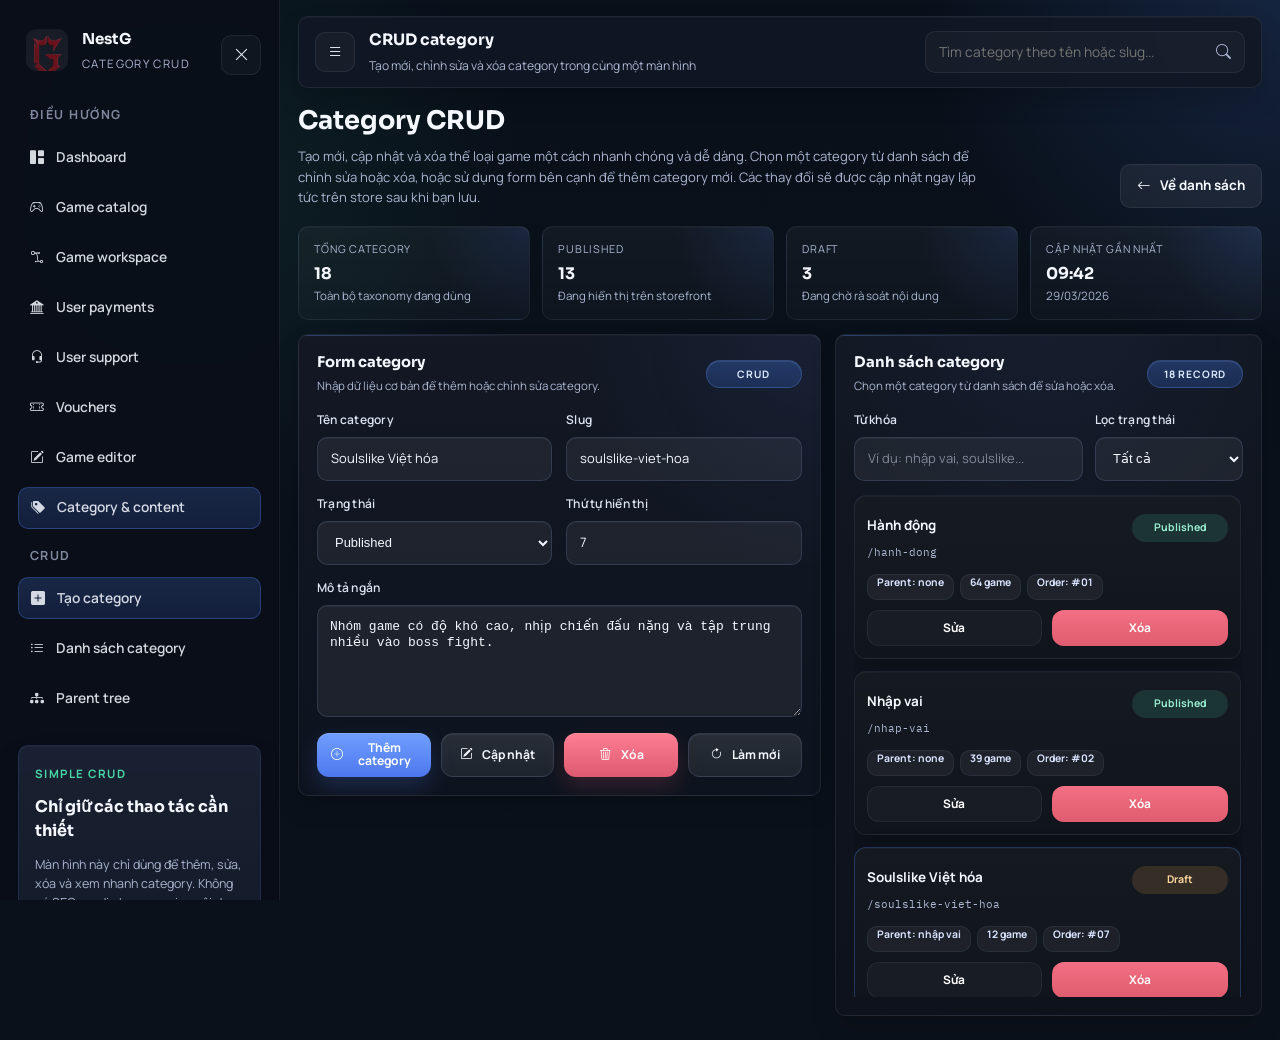
<file: admin_category_create.html>
<!doctype html>
<html lang="vi">
  <head>
    <meta charset="UTF-8" />
    <meta name="viewport" content="width=device-width, initial-scale=1.0" />
    <title>CRUD Category | NestG Admin</title>
    <link rel="icon" type="image/png" href="./assets/img/logo.png" />
    <link rel="preconnect" href="https://fonts.googleapis.com" />
    <link rel="preconnect" href="https://fonts.gstatic.com" crossorigin />
    <link
      href="https://fonts.googleapis.com/css2?family=IBM+Plex+Mono:wght@400;500;600&family=Manrope:wght@500;600;700;800&family=Sora:wght@600;700;800&display=swap"
      rel="stylesheet"
    />
    <link
      rel="stylesheet"
      href="https://cdn.jsdelivr.net/npm/bootstrap-icons@1.11.3/font/bootstrap-icons.min.css"
    />
    <link rel="stylesheet" href="./admin.css" />
  </head>
  <body class="admin-body admin-crud-page">
    <div class="admin-app-shell">
      <aside class="admin-sidebar" data-admin-sidebar>
        <div class="admin-sidebar__head">
          <div class="admin-sidebar__brand">
            <div class="admin-sidebar__brand-mark">
              <img src="./assets/img/logo.png" alt="NestG" />
            </div>
            <div class="admin-sidebar__brand-copy">
              <strong>NestG</strong>
              <span>Category CRUD</span>
            </div>
          </div>

          <button
            class="admin-icon-button admin-sidebar-close"
            type="button"
            aria-label="Đóng menu quản trị"
            data-admin-sidebar-close
          >
            <i class="bi bi-x-lg"></i>
          </button>
        </div>

        <div class="admin-sidebar__group">
          <div class="admin-sidebar__label">Điều hướng</div>
          <nav class="admin-nav">
            <a href="./admin_dashboard.html"
              ><i class="bi bi-grid-1x2-fill"></i>Dashboard</a
            >
            <a href="./admin_games.html"
              ><i class="bi bi-controller"></i>Game catalog</a
            >
            <a href="./admin_game_workspace.html"
              ><i class="bi bi-bezier2"></i>Game workspace</a
            >
            <a href="./admin_user_payments.html"
              ><i class="bi bi-bank2"></i>User payments</a
            >
            <a href="./admin_user_support.html"
              ><i class="bi bi-headset"></i>User support</a
            >
            <a href="./admin_vouchers.html"
              ><i class="bi bi-ticket-perforated"></i>Vouchers</a
            >
            <a href="./admin_game_editor.html"
              ><i class="bi bi-pencil-square"></i>Game editor</a
            >
            <a href="./admin_categories.html" class="is-active"
              ><i class="bi bi-tags-fill"></i>Category & content</a
            >
          </nav>
        </div>

        <div class="admin-sidebar__group">
          <div class="admin-sidebar__label">CRUD</div>
          <nav class="admin-nav">
            <a href="#" class="is-active"
              ><i class="bi bi-plus-square-fill"></i>Tạo category</a
            >
            <a href="./admin_categories.html"
              ><i class="bi bi-list-ul"></i>Danh sách category</a
            >
            <a href="#"><i class="bi bi-diagram-3-fill"></i>Parent tree</a>
          </nav>
        </div>

        <div class="admin-sidebar-card">
          <span class="admin-sidebar-card__eyebrow">Simple CRUD</span>
          <h3>Chỉ giữ các thao tác cần thiết</h3>
          <p>
            Màn hình này chỉ dùng để thêm, sửa, xóa và xem nhanh category. Không
            có SEO, media hay mapping nội dung để thao tác nhanh hơn.
          </p>
          <strong>18 category đang hoạt động</strong>
        </div>
      </aside>

      <div class="admin-content-shell">
        <header class="admin-topbar">
          <div class="admin-topbar__left">
            <button
              class="admin-icon-button admin-sidebar-toggle"
              type="button"
              aria-label="Mở menu quản trị"
              data-admin-sidebar-toggle
            >
              <i class="bi bi-list"></i>
            </button>
            <div class="admin-topbar__title">
              <strong>CRUD category</strong>
              <span
                >Tạo mới, chỉnh sửa và xóa category trong cùng một màn
                hình</span
              >
            </div>
          </div>

          <div class="admin-topbar__right">
            <div class="admin-topbar-search">
              <input
                type="search"
                placeholder="Tìm category theo tên hoặc slug..."
              />
              <i class="bi bi-search"></i>
            </div>
          </div>
        </header>

        <main class="admin-main">
          <section class="admin-page-intro">
            <div>
              <h1>Category CRUD</h1>
              <p>
                Tạo mới, cập nhật và xóa thể loại game một cách nhanh chóng và
                dễ dàng. Chọn một category từ danh sách để chỉnh sửa hoặc xóa,
                hoặc sử dụng form bên cạnh để thêm category mới. Các thay đổi sẽ
                được cập nhật ngay lập tức trên store sau khi bạn lưu.
              </p>
            </div>
            <div class="admin-page-intro__actions">
              <a
                class="admin-button admin-button--secondary"
                href="./admin_categories.html"
              >
                <i class="bi bi-arrow-left"></i>
                Về danh sách
              </a>
            </div>
          </section>

          <section class="admin-crud-overview">
            <article class="admin-crud-kpi">
              <span>Tổng category</span>
              <strong>18</strong>
              <small>Toàn bộ taxonomy đang dùng</small>
            </article>
            <article class="admin-crud-kpi">
              <span>Published</span>
              <strong>13</strong>
              <small>Đang hiển thị trên storefront</small>
            </article>
            <article class="admin-crud-kpi">
              <span>Draft</span>
              <strong>3</strong>
              <small>Đang chờ rà soát nội dung</small>
            </article>
            <article class="admin-crud-kpi">
              <span>Cập nhật gần nhất</span>
              <strong>09:42</strong>
              <small>29/03/2026</small>
            </article>
          </section>

          <section class="admin-builder-grid admin-builder-grid--crud">
            <article
              class="admin-panel admin-crud-panel admin-crud-panel--form"
            >
              <div class="admin-panel__head">
                <div>
                  <h2 class="admin-panel__title">Form category</h2>
                  <span class="admin-panel__subtitle">
                    Nhập dữ liệu cơ bản để thêm hoặc chỉnh sửa category.
                  </span>
                </div>
                <span class="admin-panel__pill">crud</span>
              </div>

              <div class="admin-form-grid">
                <div class="admin-field">
                  <label for="category-name">Tên category</label>
                  <input
                    id="category-name"
                    type="text"
                    value="Soulslike Việt hóa"
                  />
                </div>
                <div class="admin-field">
                  <label for="category-slug">Slug</label>
                  <input
                    id="category-slug"
                    type="text"
                    value="soulslike-viet-hoa"
                  />
                </div>
                <div class="admin-field">
                  <label for="category-status">Trạng thái</label>
                  <select id="category-status">
                    <option selected>Published</option>
                    <option>Draft</option>
                    <option>Hidden</option>
                  </select>
                </div>
                <div class="admin-field">
                  <label for="category-order">Thứ tự hiển thị</label>
                  <input id="category-order" type="number" value="7" />
                </div>
                <div class="admin-field admin-field--full">
                  <label for="category-description">Mô tả ngắn</label>
                  <textarea id="category-description">
Nhóm game có độ khó cao, nhịp chiến đấu nặng và tập trung nhiều vào boss fight.</textarea
                  >
                </div>
              </div>

              <div class="admin-toolbar-actions admin-crud-actions">
                <button
                  class="admin-button admin-button--primary"
                  type="button"
                >
                  <i class="bi bi-plus-circle"></i>
                  Thêm category
                </button>
                <button
                  class="admin-button admin-button--secondary"
                  type="button"
                >
                  <i class="bi bi-pencil-square"></i>
                  Cập nhật
                </button>
                <button class="admin-button admin-button--danger" type="button">
                  <i class="bi bi-trash3"></i>
                  Xóa
                </button>
                <button
                  class="admin-button admin-button--secondary"
                  type="button"
                >
                  <i class="bi bi-arrow-clockwise"></i>
                  Làm mới
                </button>
              </div>
            </article>

            <aside class="admin-panel admin-crud-panel admin-crud-panel--list">
              <div class="admin-panel__head">
                <div>
                  <h2 class="admin-panel__title">Danh sách category</h2>
                  <span class="admin-panel__subtitle">
                    Chọn một category từ danh sách để sửa hoặc xóa.
                  </span>
                </div>
                <span class="admin-panel__pill">18 record</span>
              </div>

              <div class="admin-crud-filter-row">
                <div class="admin-field">
                  <label for="category-keyword">Từ khóa</label>
                  <input
                    id="category-keyword"
                    type="search"
                    placeholder="Ví dụ: nhập vai, soulslike..."
                  />
                </div>
                <div class="admin-field">
                  <label for="category-filter-status">Lọc trạng thái</label>
                  <select id="category-filter-status">
                    <option>Tất cả</option>
                    <option>Published</option>
                    <option>Draft</option>
                    <option>Hidden</option>
                  </select>
                </div>
              </div>

              <div class="admin-mini-stack admin-list-scroll admin-crud-list">
                <article class="admin-mini-card admin-crud-record">
                  <div class="admin-record-footer">
                    <strong>Hành động</strong>
                    <span class="admin-status is-ok">Published</span>
                  </div>
                  <div class="admin-crud-record__slug">/hanh-dong</div>
                  <div class="admin-chip-row admin-crud-meta">
                    <span class="admin-soft-chip">Parent: none</span>
                    <span class="admin-soft-chip">64 game</span>
                    <span class="admin-soft-chip">Order: #01</span>
                  </div>
                  <div class="admin-toolbar-actions admin-crud-item-actions">
                    <button
                      class="admin-button admin-button--secondary"
                      type="button"
                    >
                      Sửa
                    </button>
                    <button
                      class="admin-button admin-button--danger"
                      type="button"
                    >
                      Xóa
                    </button>
                  </div>
                </article>

                <article class="admin-mini-card admin-crud-record">
                  <div class="admin-record-footer">
                    <strong>Nhập vai</strong>
                    <span class="admin-status is-ok">Published</span>
                  </div>
                  <div class="admin-crud-record__slug">/nhap-vai</div>
                  <div class="admin-chip-row admin-crud-meta">
                    <span class="admin-soft-chip">Parent: none</span>
                    <span class="admin-soft-chip">39 game</span>
                    <span class="admin-soft-chip">Order: #02</span>
                  </div>
                  <div class="admin-toolbar-actions admin-crud-item-actions">
                    <button
                      class="admin-button admin-button--secondary"
                      type="button"
                    >
                      Sửa
                    </button>
                    <button
                      class="admin-button admin-button--danger"
                      type="button"
                    >
                      Xóa
                    </button>
                  </div>
                </article>

                <article class="admin-mini-card admin-crud-record is-active">
                  <div class="admin-record-footer">
                    <strong>Soulslike Việt hóa</strong>
                    <span class="admin-status is-check">Draft</span>
                  </div>
                  <div class="admin-crud-record__slug">/soulslike-viet-hoa</div>
                  <div class="admin-chip-row admin-crud-meta">
                    <span class="admin-soft-chip is-active"
                      >Parent: nhập vai</span
                    >
                    <span class="admin-soft-chip">12 game</span>
                    <span class="admin-soft-chip">Order: #07</span>
                  </div>
                  <div class="admin-toolbar-actions admin-crud-item-actions">
                    <button
                      class="admin-button admin-button--secondary"
                      type="button"
                    >
                      Sửa
                    </button>
                    <button
                      class="admin-button admin-button--danger"
                      type="button"
                    >
                      Xóa
                    </button>
                  </div>
                </article>

                <article class="admin-mini-card admin-crud-record">
                  <div class="admin-record-footer">
                    <strong>Open world</strong>
                    <span class="admin-status is-open">Hidden</span>
                  </div>
                  <div class="admin-crud-record__slug">/open-world</div>
                  <div class="admin-chip-row admin-crud-meta">
                    <span class="admin-soft-chip">Parent: none</span>
                    <span class="admin-soft-chip">14 game</span>
                    <span class="admin-soft-chip">Order: #09</span>
                  </div>
                  <div class="admin-toolbar-actions admin-crud-item-actions">
                    <button
                      class="admin-button admin-button--secondary"
                      type="button"
                    >
                      Sửa
                    </button>
                    <button
                      class="admin-button admin-button--danger"
                      type="button"
                    >
                      Xóa
                    </button>
                  </div>
                </article>

                <article class="admin-mini-card admin-crud-record">
                  <div class="admin-record-footer">
                    <strong>Indie</strong>
                    <span class="admin-status is-ok">Published</span>
                  </div>
                  <div class="admin-crud-record__slug">/indie</div>
                  <div class="admin-chip-row admin-crud-meta">
                    <span class="admin-soft-chip">Parent: none</span>
                    <span class="admin-soft-chip">28 game</span>
                    <span class="admin-soft-chip">Order: #11</span>
                  </div>
                  <div class="admin-toolbar-actions admin-crud-item-actions">
                    <button
                      class="admin-button admin-button--secondary"
                      type="button"
                    >
                      Sửa
                    </button>
                    <button
                      class="admin-button admin-button--danger"
                      type="button"
                    >
                      Xóa
                    </button>
                  </div>
                </article>

                <article class="admin-mini-card admin-crud-record">
                  <div class="admin-record-footer">
                    <strong>Co-op</strong>
                    <span class="admin-status is-check">Draft</span>
                  </div>
                  <div class="admin-crud-record__slug">/co-op</div>
                  <div class="admin-chip-row admin-crud-meta">
                    <span class="admin-soft-chip">Parent: hành động</span>
                    <span class="admin-soft-chip">9 game</span>
                    <span class="admin-soft-chip">Order: #14</span>
                  </div>
                  <div class="admin-toolbar-actions admin-crud-item-actions">
                    <button
                      class="admin-button admin-button--secondary"
                      type="button"
                    >
                      Sửa
                    </button>
                    <button
                      class="admin-button admin-button--danger"
                      type="button"
                    >
                      Xóa
                    </button>
                  </div>
                </article>
              </div>
            </aside>
          </section>
        </main>
      </div>
    </div>

    <div class="admin-sidebar-backdrop" data-admin-sidebar-backdrop></div>
    <script src="./admin.js"></script>
  </body>
</html>
</file>
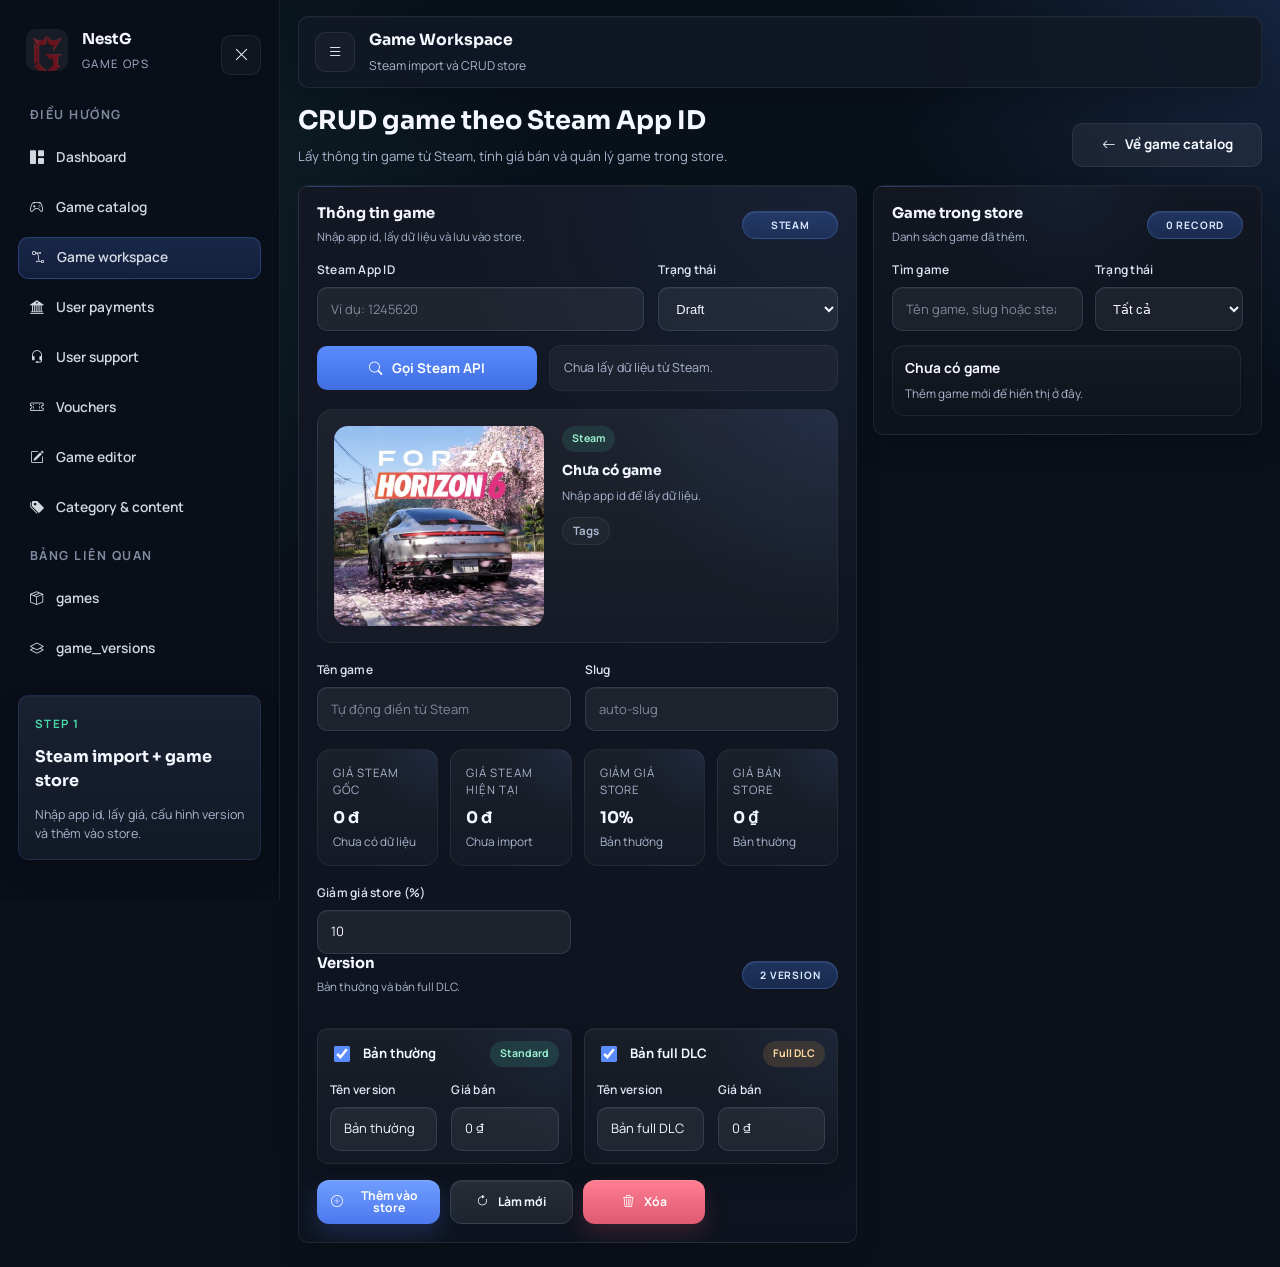
<file: admin_game_workspace.html>
<!doctype html>
<html lang="vi">
  <head>
    <meta charset="UTF-8" />
    <meta name="viewport" content="width=device-width, initial-scale=1.0" />
    <title>Game Workspace | NestG Admin</title>
    <link rel="icon" type="image/png" href="./assets/img/logo.png" />
    <link rel="preconnect" href="https://fonts.googleapis.com" />
    <link rel="preconnect" href="https://fonts.gstatic.com" crossorigin />
    <link
      href="https://fonts.googleapis.com/css2?family=IBM+Plex+Mono:wght@400;500;600&family=Manrope:wght@500;600;700;800&family=Sora:wght@600;700;800&display=swap"
      rel="stylesheet"
    />
    <link
      rel="stylesheet"
      href="https://cdn.jsdelivr.net/npm/bootstrap-icons@1.11.3/font/bootstrap-icons.min.css"
    />
    <link rel="stylesheet" href="./admin.css" />
  </head>
  <body class="admin-body admin-crud-page admin-game-workspace-page">
    <div class="admin-app-shell">
      <aside class="admin-sidebar" data-admin-sidebar>
        <div class="admin-sidebar__head">
          <div class="admin-sidebar__brand">
            <div class="admin-sidebar__brand-mark">
              <img src="./assets/img/logo.png" alt="NestG" />
            </div>
            <div class="admin-sidebar__brand-copy">
              <strong>NestG</strong>
              <span>Game Ops</span>
            </div>
          </div>
          <button
            class="admin-icon-button admin-sidebar-close"
            type="button"
            aria-label="Đóng menu quản trị"
            data-admin-sidebar-close
          >
            <i class="bi bi-x-lg"></i>
          </button>
        </div>

        <div class="admin-sidebar__group">
          <div class="admin-sidebar__label">Điều hướng</div>
          <nav class="admin-nav">
            <a href="./admin_dashboard.html"><i class="bi bi-grid-1x2-fill"></i>Dashboard</a>
            <a href="./admin_games.html"><i class="bi bi-controller"></i>Game catalog</a>
            <a href="./admin_game_workspace.html" class="is-active"
              ><i class="bi bi-bezier2"></i>Game workspace</a
            >
            <a href="./admin_user_payments.html"><i class="bi bi-bank2"></i>User payments</a>
            <a href="./admin_user_support.html"><i class="bi bi-headset"></i>User support</a>
            <a href="./admin_vouchers.html"><i class="bi bi-ticket-perforated"></i>Vouchers</a>
            <a href="./admin_game_editor.html"><i class="bi bi-pencil-square"></i>Game editor</a>
            <a href="./admin_categories.html"><i class="bi bi-tags-fill"></i>Category & content</a>
          </nav>
        </div>

        <div class="admin-sidebar__group">
          <div class="admin-sidebar__label">Bảng liên quan</div>
          <nav class="admin-nav">
            <a href="#"><i class="bi bi-box-seam"></i>games</a>
            <a href="#"><i class="bi bi-layers"></i>game_versions</a>
          </nav>
        </div>

        <div class="admin-sidebar-card">
          <span class="admin-sidebar-card__eyebrow">Step 1</span>
          <h3>Steam import + game store</h3>
          <p>Nhập app id, lấy giá, cấu hình version và thêm vào store.</p>
        </div>
      </aside>

      <div class="admin-content-shell">
        <header class="admin-topbar">
          <div class="admin-topbar__left">
            <button
              class="admin-icon-button admin-sidebar-toggle"
              type="button"
              aria-label="Mở menu quản trị"
              data-admin-sidebar-toggle
            >
              <i class="bi bi-list"></i>
            </button>
            <div class="admin-topbar__title">
              <strong>Game Workspace</strong>
              <span>Steam import và CRUD store</span>
            </div>
          </div>
        </header>

        <main class="admin-main">
          <section class="admin-page-intro">
            <div>
              <h1>CRUD game theo Steam App ID</h1>
              <p>Lấy thông tin game từ Steam, tính giá bán và quản lý game trong store.</p>
            </div>
            <div class="admin-page-intro__actions">
              <a class="admin-button admin-button--secondary" href="./admin_games.html">
                <i class="bi bi-arrow-left"></i>
                Về game catalog
              </a>
            </div>
          </section>

          <section class="admin-builder-grid admin-builder-grid--crud admin-game-workspace-grid">
            <article class="admin-panel admin-crud-panel admin-crud-panel--form">
              <div class="admin-panel__head">
                <div>
                  <h2 class="admin-panel__title">Thông tin game</h2>
                  <span class="admin-panel__subtitle">Nhập app id, lấy dữ liệu và lưu vào store.</span>
                </div>
                <span class="admin-panel__pill">steam</span>
              </div>

              <div class="admin-game-fetch-shell">
                <div class="admin-game-fetch-row">
                  <div class="admin-field">
                    <label for="steamAppIdInput">Steam App ID</label>
                    <input
                      id="steamAppIdInput"
                      type="text"
                      inputmode="numeric"
                      placeholder="Ví dụ: 1245620"
                    />
                  </div>
                  <div class="admin-field">
                    <label for="gameStatusInput">Trạng thái</label>
                    <select id="gameStatusInput">
                      <option value="Published">Published</option>
                      <option value="Draft" selected>Draft</option>
                      <option value="Hidden">Hidden</option>
                    </select>
                  </div>
                </div>

                <div class="admin-game-fetch-actions">
                  <button
                    class="admin-button admin-button--primary"
                    type="button"
                    id="steamFetchButton"
                  >
                    <i class="bi bi-search"></i>
                    Gọi Steam API
                  </button>
                  <div
                    class="admin-game-fetch-status is-idle"
                    id="steamFetchStatus"
                    role="status"
                    aria-live="polite"
                  >
                    Chưa lấy dữ liệu từ Steam.
                  </div>
                </div>
              </div>

              <article class="admin-game-steam-preview">
                <div class="admin-game-steam-preview__image">
                  <img
                    id="steamPreviewImage"
                    src="./assets/img/g_item_02.png"
                    alt="Steam preview"
                  />
                </div>

                <div class="admin-game-steam-preview__body">
                  <div class="admin-game-steam-preview__head">
                    <div>
                      <span class="admin-record-card__eyebrow" id="steamPreviewStatus">Steam</span>
                      <h3 class="admin-record-card__title" id="steamPreviewTitle">
                        Chưa có game
                      </h3>
                      <span class="admin-record-card__sub" id="steamPreviewMeta">
                        Nhập app id để lấy dữ liệu.
                      </span>
                    </div>
                  </div>

                  <div class="admin-chip-row admin-selected-pills" id="steamPreviewTags">
                    <span class="admin-soft-chip">Tags</span>
                  </div>
                </div>
              </article>

              <div class="admin-form-grid">
                <div class="admin-field">
                  <label for="gameTitleInput">Tên game</label>
                  <input
                    id="gameTitleInput"
                    type="text"
                    placeholder="Tự động điền từ Steam"
                  />
                </div>
                <div class="admin-field">
                  <label for="gameSlugInput">Slug</label>
                  <input id="gameSlugInput" type="text" placeholder="auto-slug" />
                </div>
              </div>

              <section class="admin-game-price-grid">
                <div class="admin-game-price-card">
                  <span>Giá Steam gốc</span>
                  <strong id="steamOriginalPrice">0 đ</strong>
                  <small id="steamOriginalPriceNote">Chưa có dữ liệu</small>
                </div>
                <div class="admin-game-price-card">
                  <span>Giá Steam hiện tại</span>
                  <strong id="steamSalePrice">0 đ</strong>
                  <small id="steamSalePriceNote">Theo region VN</small>
                </div>
                <div class="admin-game-price-card">
                  <span>Giảm giá store</span>
                  <strong id="storeDiscountPreview">0%</strong>
                  <small>Bản thường</small>
                </div>
                <div class="admin-game-price-card">
                  <span>Giá bán store</span>
                  <strong id="storeFinalPrice">0 đ</strong>
                  <small id="storeFinalPriceNote">Sau giảm giá</small>
                </div>
              </section>

              <div class="admin-form-grid">
                <div class="admin-field">
                  <label for="globalDiscountInput">Giảm giá store (%)</label>
                  <input id="globalDiscountInput" type="number" min="0" max="100" value="10" />
                </div>
              </div>

              <section class="admin-section-stack">
                <div class="admin-panel__head admin-panel__head--compact">
                  <div>
                    <h2 class="admin-panel__title">Version</h2>
                    <span class="admin-panel__subtitle">Bản thường và bản full DLC.</span>
                  </div>
                  <span class="admin-panel__pill">2 version</span>
                </div>

                <div class="admin-version-list admin-game-version-list">
                  <article class="admin-version-card admin-game-version-card">
                    <div class="admin-game-version-card__head">
                      <label class="admin-game-version-toggle">
                        <input id="versionStandardEnabled" type="checkbox" checked />
                        <span>Bản thường</span>
                      </label>
                      <span class="admin-status is-ok">Standard</span>
                    </div>
                    <div class="admin-form-grid">
                      <div class="admin-field">
                        <label for="versionStandardName">Tên version</label>
                        <input id="versionStandardName" type="text" value="Bản thường" />
                      </div>
                      <div class="admin-field">
                        <label for="versionStandardPrice">Giá bán</label>
                        <input id="versionStandardPrice" type="text" readonly />
                      </div>
                    </div>
                  </article>

                  <article class="admin-version-card admin-game-version-card">
                    <div class="admin-game-version-card__head">
                      <label class="admin-game-version-toggle">
                        <input id="versionFullEnabled" type="checkbox" checked />
                        <span>Bản full DLC</span>
                      </label>
                      <span class="admin-status is-check">Full DLC</span>
                    </div>
                    <div class="admin-form-grid">
                      <div class="admin-field">
                        <label for="versionFullName">Tên version</label>
                        <input id="versionFullName" type="text" value="Bản full DLC" />
                      </div>
                      <div class="admin-field">
                        <label for="versionFullPrice">Giá bán</label>
                        <input
                          id="versionFullPrice"
                          type="text"
                          inputmode="numeric"
                          placeholder="Nhập giá bán"
                        />
                      </div>
                    </div>
                  </article>
                </div>
              </section>

              <div class="admin-toolbar-actions admin-crud-actions">
                <button
                  class="admin-button admin-button--primary"
                  type="button"
                  id="saveGameButton"
                >
                  <i class="bi bi-plus-circle"></i>
                  Thêm vào store
                </button>
                <button
                  class="admin-button admin-button--secondary"
                  type="button"
                  id="resetFormButton"
                >
                  <i class="bi bi-arrow-clockwise"></i>
                  Làm mới
                </button>
                <button
                  class="admin-button admin-button--danger"
                  type="button"
                  id="deleteGameButton"
                >
                  <i class="bi bi-trash3"></i>
                  Xóa
                </button>
              </div>
            </article>

            <aside class="admin-panel admin-crud-panel admin-crud-panel--list">
              <div class="admin-panel__head">
                <div>
                  <h2 class="admin-panel__title">Game trong store</h2>
                  <span class="admin-panel__subtitle">Danh sách game đã thêm.</span>
                </div>
                <span class="admin-panel__pill" id="storeListPill">0 record</span>
              </div>

              <div class="admin-crud-filter-row">
                <div class="admin-field">
                  <label for="storeKeywordInput">Tìm game</label>
                  <input
                    id="storeKeywordInput"
                    type="search"
                    placeholder="Tên game, slug hoặc steam_app_id..."
                  />
                </div>
                <div class="admin-field">
                  <label for="storeStatusFilter">Trạng thái</label>
                  <select id="storeStatusFilter">
                    <option value="ALL">Tất cả</option>
                    <option value="Published">Published</option>
                    <option value="Draft">Draft</option>
                    <option value="Hidden">Hidden</option>
                  </select>
                </div>
              </div>

              <div
                class="admin-mini-stack admin-list-scroll admin-crud-list"
                id="storeGameList"
              ></div>
            </aside>
          </section>
        </main>
      </div>
    </div>

    <div class="admin-sidebar-backdrop" data-admin-sidebar-backdrop></div>

    <script src="./admin.js"></script>
    <script src="./admin_game_workspace.js"></script>
  </body>
</html>
</file>
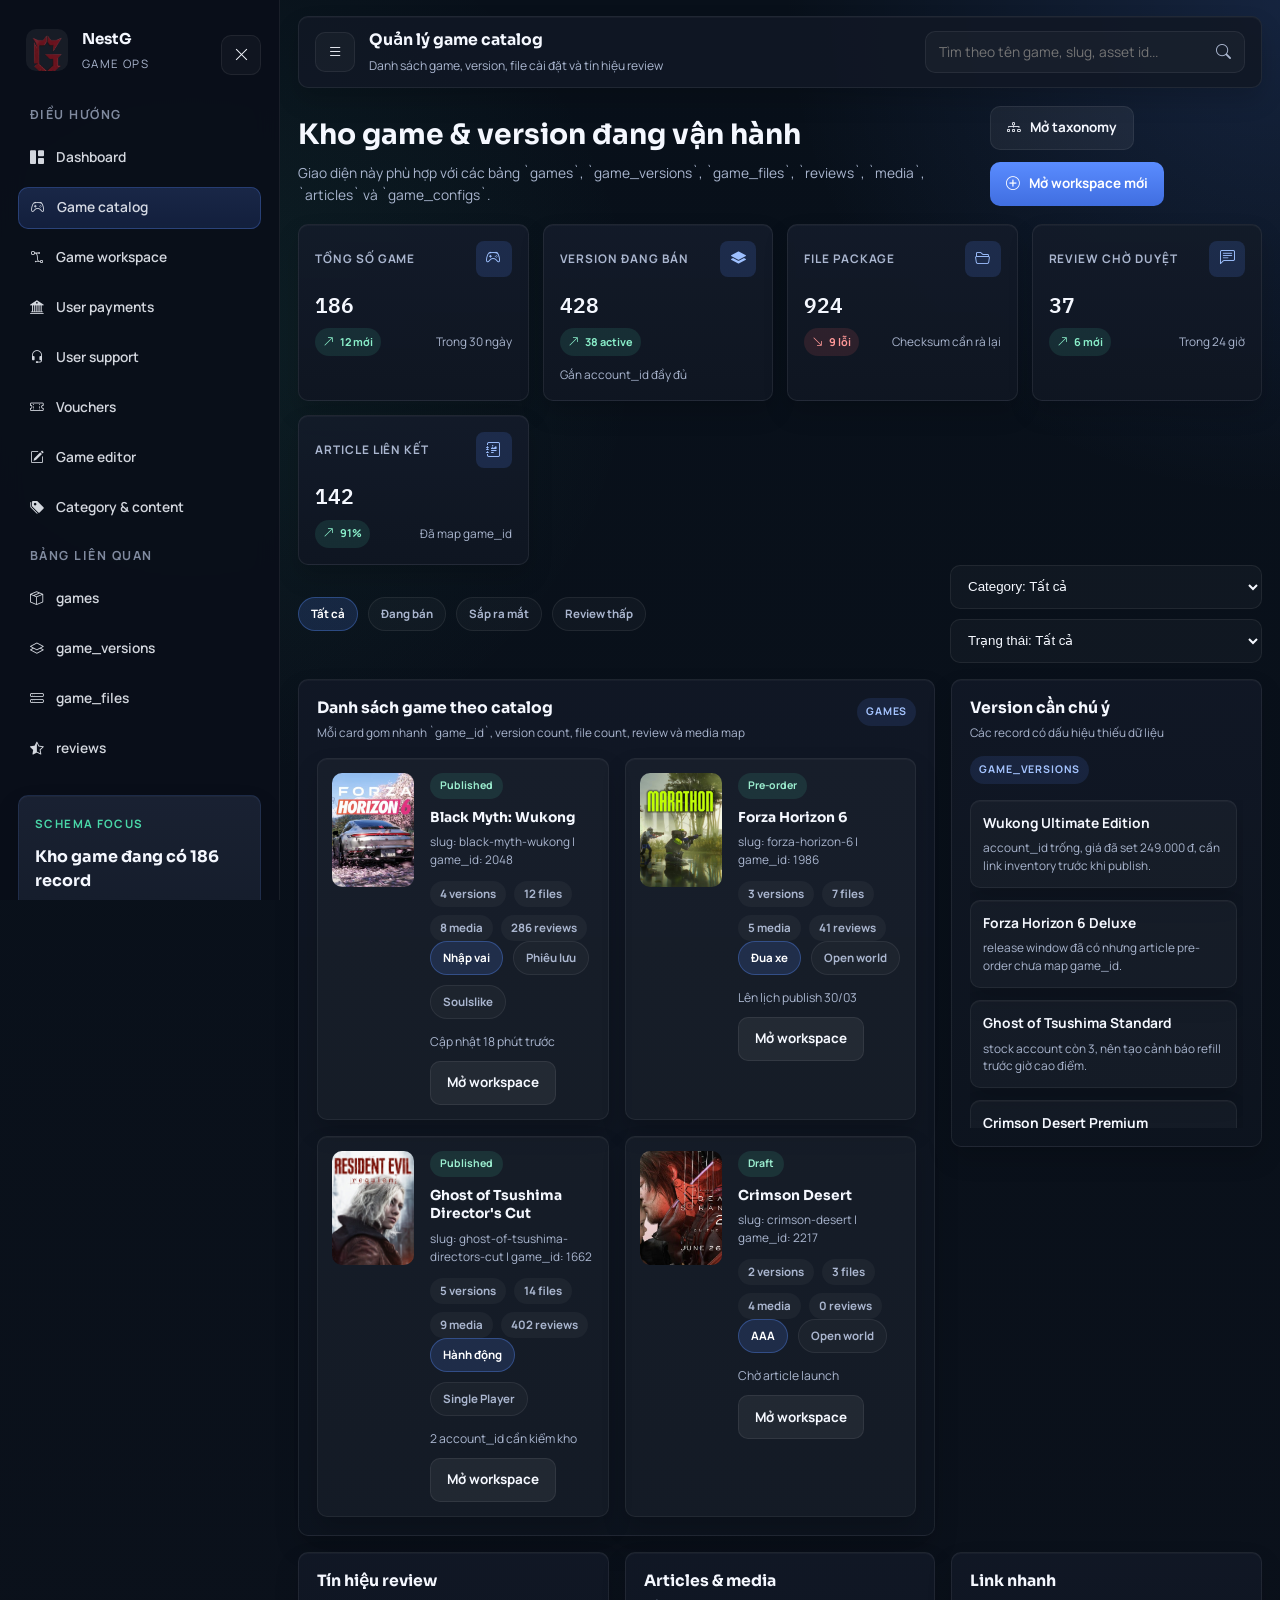
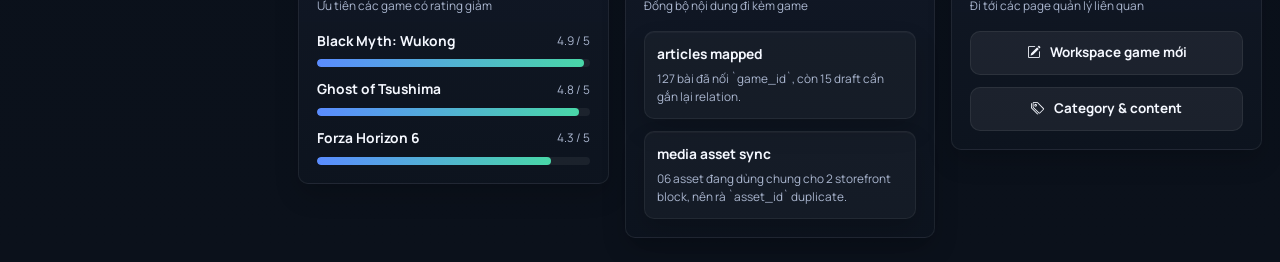
<file: admin_games.html>
<!doctype html>
<html lang="vi">
  <head>
    <meta charset="UTF-8" />
    <meta name="viewport" content="width=device-width, initial-scale=1.0" />
    <title>Game Catalog | NestG Admin</title>
    <link rel="icon" type="image/png" href="./assets/img/logo.png" />
    <link rel="preconnect" href="https://fonts.googleapis.com" />
    <link rel="preconnect" href="https://fonts.gstatic.com" crossorigin />
    <link
      href="https://fonts.googleapis.com/css2?family=IBM+Plex+Mono:wght@400;500;600&family=Manrope:wght@500;600;700;800&family=Sora:wght@600;700;800&display=swap"
      rel="stylesheet"
    />
    <link
      rel="stylesheet"
      href="https://cdn.jsdelivr.net/npm/bootstrap-icons@1.11.3/font/bootstrap-icons.min.css"
    />
    <link rel="stylesheet" href="./admin.css" />
  </head>
  <body class="admin-body">
    <div class="admin-app-shell">
      <aside class="admin-sidebar" data-admin-sidebar>
        <div class="admin-sidebar__head">
          <div class="admin-sidebar__brand">
            <div class="admin-sidebar__brand-mark">
              <img src="./assets/img/logo.png" alt="NestG" />
            </div>
            <div class="admin-sidebar__brand-copy">
              <strong>NestG</strong>
              <span>Game Ops</span>
            </div>
          </div>
          <button
            class="admin-icon-button admin-sidebar-close"
            type="button"
            aria-label="Đóng menu quản trị"
            data-admin-sidebar-close
          >
            <i class="bi bi-x-lg"></i>
          </button>
        </div>

        <div class="admin-sidebar__group">
          <div class="admin-sidebar__label">Điều hướng</div>
          <nav class="admin-nav">
            <a href="./admin_dashboard.html"><i class="bi bi-grid-1x2-fill"></i>Dashboard</a>
            <a href="./admin_games.html" class="is-active"><i class="bi bi-controller"></i>Game catalog</a>
            <a href="./admin_game_workspace.html"><i class="bi bi-bezier2"></i>Game workspace</a>
            <a href="./admin_user_payments.html"><i class="bi bi-bank2"></i>User payments</a>
            <a href="./admin_user_support.html"><i class="bi bi-headset"></i>User support</a>
            <a href="./admin_vouchers.html"><i class="bi bi-ticket-perforated"></i>Vouchers</a>
            <a href="./admin_game_editor.html"><i class="bi bi-pencil-square"></i>Game editor</a>
            <a href="./admin_categories.html"><i class="bi bi-tags-fill"></i>Category & content</a>
          </nav>
        </div>

        <div class="admin-sidebar__group">
          <div class="admin-sidebar__label">Bảng liên quan</div>
          <nav class="admin-nav">
            <a href="#"><i class="bi bi-box-seam"></i>games</a>
            <a href="#"><i class="bi bi-layers"></i>game_versions</a>
            <a href="#"><i class="bi bi-hdd-stack"></i>game_files</a>
            <a href="#"><i class="bi bi-star-half"></i>reviews</a>
          </nav>
        </div>

        <div class="admin-sidebar-card">
          <span class="admin-sidebar-card__eyebrow">Schema Focus</span>
          <h3>Kho game đang có 186 record</h3>
          <p>
            Bộ giao diện này được tối ưu để nhìn nhanh mối liên hệ giữa game,
            version, file, media, article và review trong cùng một luồng quản trị.
          </p>
          <strong>Index ready</strong>
        </div>
      </aside>

      <div class="admin-content-shell">
        <header class="admin-topbar">
          <div class="admin-topbar__left">
            <button
              class="admin-icon-button admin-sidebar-toggle"
              type="button"
              aria-label="Mở menu quản trị"
              data-admin-sidebar-toggle
            >
              <i class="bi bi-list"></i>
            </button>
            <div class="admin-topbar__title">
              <strong>Quản lý game catalog</strong>
              <span>Danh sách game, version, file cài đặt và tín hiệu review</span>
            </div>
          </div>

          <div class="admin-topbar__right">
            <div class="admin-topbar-search">
              <input type="search" placeholder="Tìm theo tên game, slug, asset id..." />
              <i class="bi bi-search"></i>
            </div>
          </div>
        </header>

        <main class="admin-main">
          <section class="admin-page-intro">
            <div>
              <h1>Kho game & version đang vận hành</h1>
              <p>
                Giao diện này phù hợp với các bảng `games`, `game_versions`,
                `game_files`, `reviews`, `media`, `articles` và `game_configs`.
              </p>
            </div>
            <div class="admin-page-intro__actions">
              <a class="admin-button admin-button--secondary" href="./admin_categories.html">
                <i class="bi bi-diagram-3"></i>
                Mở taxonomy
              </a>
              <a class="admin-button admin-button--primary" href="./admin_game_workspace.html">
                <i class="bi bi-plus-circle"></i>
                Mở workspace mới
              </a>
            </div>
          </section>

          <section class="admin-kpi-grid">
            <article class="admin-kpi-card">
              <div class="admin-kpi-card__head">
                <span class="admin-kpi-card__label">Tổng số game</span>
                <span class="admin-kpi-card__icon"><i class="bi bi-controller"></i></span>
              </div>
              <strong>186</strong>
              <div class="admin-kpi-card__meta">
                <span class="admin-trend is-up"><i class="bi bi-arrow-up-right"></i> 12 mới</span>
                <span>Trong 30 ngày</span>
              </div>
            </article>

            <article class="admin-kpi-card">
              <div class="admin-kpi-card__head">
                <span class="admin-kpi-card__label">Version đang bán</span>
                <span class="admin-kpi-card__icon"><i class="bi bi-layers-fill"></i></span>
              </div>
              <strong>428</strong>
              <div class="admin-kpi-card__meta">
                <span class="admin-trend is-up"><i class="bi bi-arrow-up-right"></i> 38 active</span>
                <span>Gắn account_id đầy đủ</span>
              </div>
            </article>

            <article class="admin-kpi-card">
              <div class="admin-kpi-card__head">
                <span class="admin-kpi-card__label">File package</span>
                <span class="admin-kpi-card__icon"><i class="bi bi-folder2-open"></i></span>
              </div>
              <strong>924</strong>
              <div class="admin-kpi-card__meta">
                <span class="admin-trend is-down"><i class="bi bi-arrow-down-right"></i> 9 lỗi</span>
                <span>Checksum cần rà lại</span>
              </div>
            </article>

            <article class="admin-kpi-card">
              <div class="admin-kpi-card__head">
                <span class="admin-kpi-card__label">Review chờ duyệt</span>
                <span class="admin-kpi-card__icon"><i class="bi bi-chat-left-text"></i></span>
              </div>
              <strong>37</strong>
              <div class="admin-kpi-card__meta">
                <span class="admin-trend is-up"><i class="bi bi-arrow-up-right"></i> 6 mới</span>
                <span>Trong 24 giờ</span>
              </div>
            </article>

            <article class="admin-kpi-card">
              <div class="admin-kpi-card__head">
                <span class="admin-kpi-card__label">Article liên kết</span>
                <span class="admin-kpi-card__icon"><i class="bi bi-journal-richtext"></i></span>
              </div>
              <strong>142</strong>
              <div class="admin-kpi-card__meta">
                <span class="admin-trend is-up"><i class="bi bi-arrow-up-right"></i> 91%</span>
                <span>Đã map game_id</span>
              </div>
            </article>
          </section>

          <section class="admin-page-toolbar">
            <div class="admin-toolbar-filters">
              <button class="admin-filter-chip is-active" type="button">Tất cả</button>
              <button class="admin-filter-chip" type="button">Đang bán</button>
              <button class="admin-filter-chip" type="button">Sắp ra mắt</button>
              <button class="admin-filter-chip" type="button">Review thấp</button>
            </div>
            <div class="admin-toolbar-actions">
              <select class="admin-select" aria-label="Lọc theo category">
                <option>Category: Tất cả</option>
                <option>Hành động</option>
                <option>Phiêu lưu</option>
                <option>Soulslike</option>
              </select>
              <select class="admin-select" aria-label="Lọc theo trạng thái">
                <option>Trạng thái: Tất cả</option>
                <option>Published</option>
                <option>Draft</option>
                <option>Archived</option>
              </select>
            </div>
          </section>

          <section class="admin-grid admin-grid--bottom">
            <article class="admin-panel admin-panel--span-2">
              <div class="admin-panel__head">
                <div>
                  <h2 class="admin-panel__title">Danh sách game theo catalog</h2>
                  <span class="admin-panel__subtitle">
                    Mỗi card gom nhanh `game_id`, version count, file count, review và media map
                  </span>
                </div>
                <span class="admin-panel__pill">games</span>
              </div>

              <div class="admin-record-grid">
                <article class="admin-record-card">
                  <div class="admin-record-card__thumb">
                    <img src="./assets/img/g_item_02.png" alt="Black Myth Wukong" />
                  </div>
                  <div class="admin-record-card__body">
                    <span class="admin-record-card__eyebrow">Published</span>
                    <h3 class="admin-record-card__title">Black Myth: Wukong</h3>
                    <span class="admin-record-card__sub">slug: black-myth-wukong | game_id: 2048</span>
                    <div class="admin-record-meta">
                      <span class="admin-inline-stat">4 versions</span>
                      <span class="admin-inline-stat">12 files</span>
                      <span class="admin-inline-stat">8 media</span>
                      <span class="admin-inline-stat">286 reviews</span>
                    </div>
                    <div class="admin-chip-row">
                      <span class="admin-soft-chip is-active">Nhập vai</span>
                      <span class="admin-soft-chip">Phiêu lưu</span>
                      <span class="admin-soft-chip">Soulslike</span>
                    </div>
                    <div class="admin-record-footer">
                      <small>Cập nhật 18 phút trước</small>
                      <a class="admin-button admin-button--secondary" href="./admin_game_workspace.html">Mở workspace</a>
                    </div>
                  </div>
                </article>

                <article class="admin-record-card">
                  <div class="admin-record-card__thumb">
                    <img src="./assets/img/g_item_01.png" alt="Forza Horizon 6" />
                  </div>
                  <div class="admin-record-card__body">
                    <span class="admin-record-card__eyebrow">Pre-order</span>
                    <h3 class="admin-record-card__title">Forza Horizon 6</h3>
                    <span class="admin-record-card__sub">slug: forza-horizon-6 | game_id: 1986</span>
                    <div class="admin-record-meta">
                      <span class="admin-inline-stat">3 versions</span>
                      <span class="admin-inline-stat">7 files</span>
                      <span class="admin-inline-stat">5 media</span>
                      <span class="admin-inline-stat">41 reviews</span>
                    </div>
                    <div class="admin-chip-row">
                      <span class="admin-soft-chip is-active">Đua xe</span>
                      <span class="admin-soft-chip">Open world</span>
                    </div>
                    <div class="admin-record-footer">
                      <small>Lên lịch publish 30/03</small>
                      <a class="admin-button admin-button--secondary" href="./admin_game_workspace.html">Mở workspace</a>
                    </div>
                  </div>
                </article>

                <article class="admin-record-card">
                  <div class="admin-record-card__thumb">
                    <img src="./assets/img/g_item_04.png" alt="Ghost of Tsushima" />
                  </div>
                  <div class="admin-record-card__body">
                    <span class="admin-record-card__eyebrow">Published</span>
                    <h3 class="admin-record-card__title">Ghost of Tsushima Director's Cut</h3>
                    <span class="admin-record-card__sub">slug: ghost-of-tsushima-directors-cut | game_id: 1662</span>
                    <div class="admin-record-meta">
                      <span class="admin-inline-stat">5 versions</span>
                      <span class="admin-inline-stat">14 files</span>
                      <span class="admin-inline-stat">9 media</span>
                      <span class="admin-inline-stat">402 reviews</span>
                    </div>
                    <div class="admin-chip-row">
                      <span class="admin-soft-chip is-active">Hành động</span>
                      <span class="admin-soft-chip">Single Player</span>
                    </div>
                    <div class="admin-record-footer">
                      <small>2 account_id cần kiểm kho</small>
                      <a class="admin-button admin-button--secondary" href="./admin_game_workspace.html">Mở workspace</a>
                    </div>
                  </div>
                </article>

                <article class="admin-record-card">
                  <div class="admin-record-card__thumb">
                    <img src="./assets/img/g_item_06.png" alt="Crimson Desert" />
                  </div>
                  <div class="admin-record-card__body">
                    <span class="admin-record-card__eyebrow">Draft</span>
                    <h3 class="admin-record-card__title">Crimson Desert</h3>
                    <span class="admin-record-card__sub">slug: crimson-desert | game_id: 2217</span>
                    <div class="admin-record-meta">
                      <span class="admin-inline-stat">2 versions</span>
                      <span class="admin-inline-stat">3 files</span>
                      <span class="admin-inline-stat">4 media</span>
                      <span class="admin-inline-stat">0 reviews</span>
                    </div>
                    <div class="admin-chip-row">
                      <span class="admin-soft-chip is-active">AAA</span>
                      <span class="admin-soft-chip">Open world</span>
                    </div>
                    <div class="admin-record-footer">
                      <small>Chờ article launch</small>
                      <a class="admin-button admin-button--secondary" href="./admin_game_workspace.html">Mở workspace</a>
                    </div>
                  </div>
                </article>
              </div>
            </article>

            <article class="admin-panel">
              <div class="admin-panel__head">
                <div>
                  <h2 class="admin-panel__title">Version cần chú ý</h2>
                  <span class="admin-panel__subtitle">Các record có dấu hiệu thiếu dữ liệu</span>
                </div>
                <span class="admin-panel__pill">game_versions</span>
              </div>

              <div class="admin-mini-stack admin-list-scroll">
                <article class="admin-mini-card">
                  <strong>Wukong Ultimate Edition</strong>
                  <span>account_id trống, giá đã set 249.000 đ, cần link inventory trước khi publish.</span>
                </article>
                <article class="admin-mini-card">
                  <strong>Forza Horizon 6 Deluxe</strong>
                  <span>release window đã có nhưng article pre-order chưa map game_id.</span>
                </article>
                <article class="admin-mini-card">
                  <strong>Ghost of Tsushima Standard</strong>
                  <span>stock account còn 3, nên tạo cảnh báo refill trước giờ cao điểm.</span>
                </article>
                <article class="admin-mini-card">
                  <strong>Crimson Desert Premium</strong>
                  <span>thiếu media hero và chưa sync file package bản cài đầu tiên.</span>
                </article>
              </div>
            </article>
          </section>

          <section class="admin-grid admin-grid--bottom">
            <article class="admin-panel">
              <div class="admin-panel__head">
                <div>
                  <h2 class="admin-panel__title">Tín hiệu review</h2>
                  <span class="admin-panel__subtitle">Ưu tiên các game có rating giảm</span>
                </div>
              </div>
              <div class="admin-metric-list">
                <div>
                  <div class="admin-metric-row">
                    <strong>Black Myth: Wukong</strong>
                    <span>4.9 / 5</span>
                  </div>
                  <div class="admin-progress-track"><div class="admin-progress-bar" style="width:98%"></div></div>
                </div>
                <div>
                  <div class="admin-metric-row">
                    <strong>Ghost of Tsushima</strong>
                    <span>4.8 / 5</span>
                  </div>
                  <div class="admin-progress-track"><div class="admin-progress-bar" style="width:96%"></div></div>
                </div>
                <div>
                  <div class="admin-metric-row">
                    <strong>Forza Horizon 6</strong>
                    <span>4.3 / 5</span>
                  </div>
                  <div class="admin-progress-track"><div class="admin-progress-bar" style="width:86%"></div></div>
                </div>
              </div>
            </article>

            <article class="admin-panel">
              <div class="admin-panel__head">
                <div>
                  <h2 class="admin-panel__title">Articles & media</h2>
                  <span class="admin-panel__subtitle">Đồng bộ nội dung đi kèm game</span>
                </div>
              </div>
              <div class="admin-mini-stack">
                <article class="admin-mini-card">
                  <strong>articles mapped</strong>
                  <span>127 bài đã nối `game_id`, còn 15 draft cần gắn lại relation.</span>
                </article>
                <article class="admin-mini-card">
                  <strong>media asset sync</strong>
                  <span>06 asset đang dùng chung cho 2 storefront block, nên rà `asset_id` duplicate.</span>
                </article>
              </div>
            </article>

            <article class="admin-panel">
              <div class="admin-panel__head">
                <div>
                  <h2 class="admin-panel__title">Link nhanh</h2>
                  <span class="admin-panel__subtitle">Đi tới các page quản lý liên quan</span>
                </div>
              </div>
              <div class="admin-mini-stack">
                <a class="admin-button admin-button--secondary" href="./admin_game_workspace.html">
                  <i class="bi bi-pencil-square"></i>
                  Workspace game mới
                </a>
                <a class="admin-button admin-button--secondary" href="./admin_categories.html">
                  <i class="bi bi-tags"></i>
                  Category & content
                </a>
              </div>
            </article>
          </section>
        </main>
      </div>
    </div>

    <div class="admin-sidebar-backdrop" data-admin-sidebar-backdrop></div>
    <script src="./admin.js"></script>
  </body>
</html>
</file>
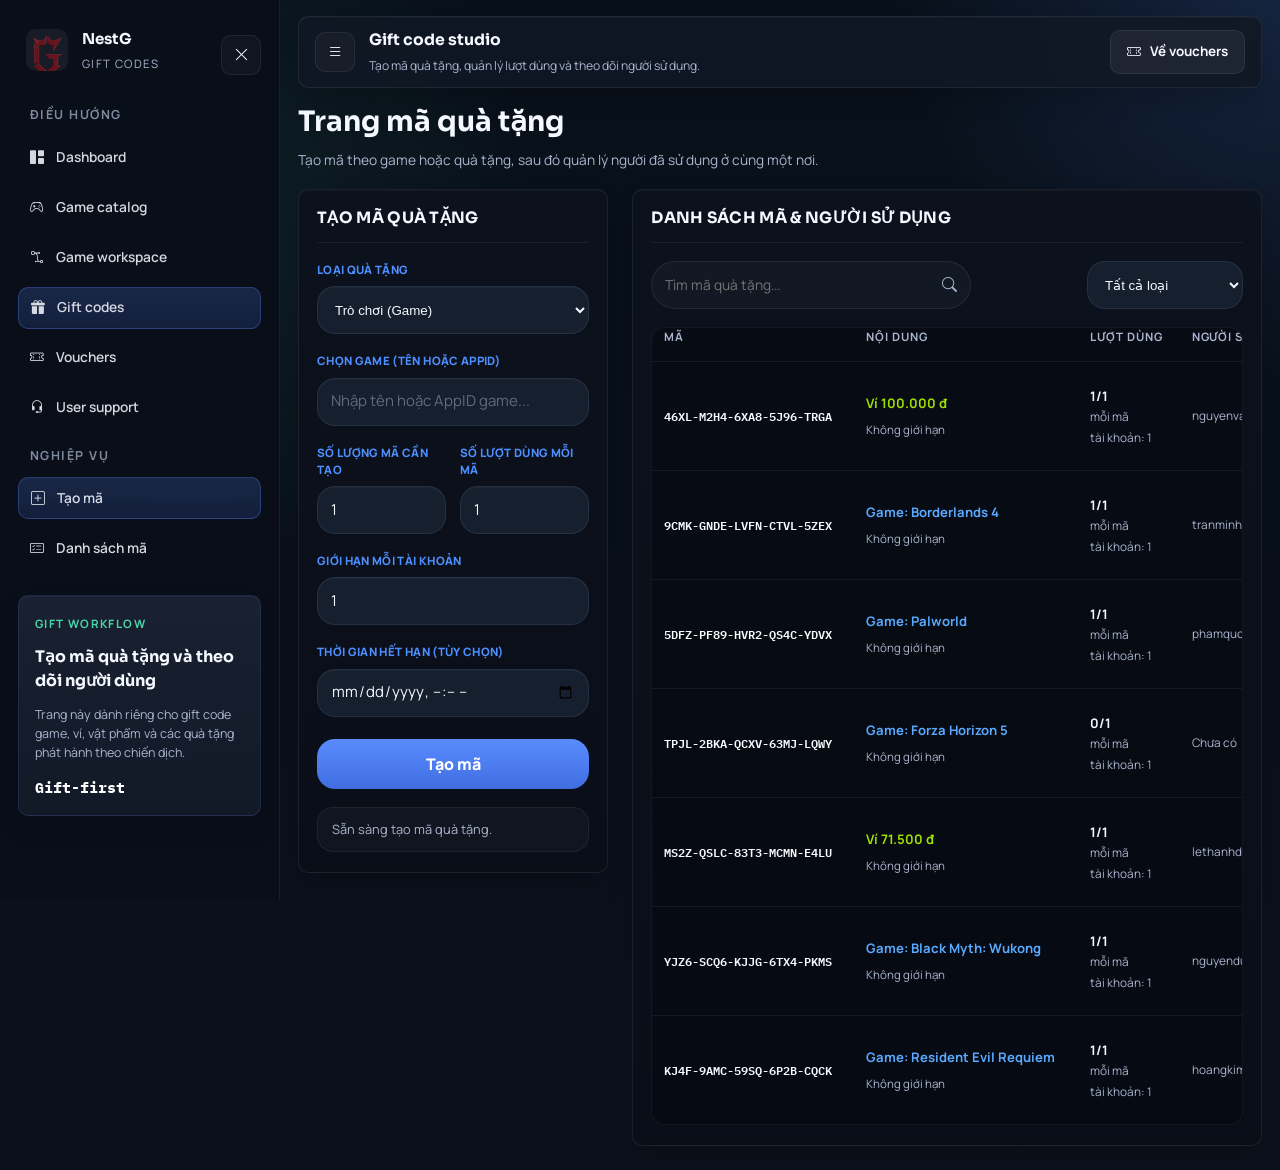
<file: admin_gift_codes.html>
<!doctype html>
<html lang="vi">
  <head>
    <meta charset="UTF-8" />
    <meta name="viewport" content="width=device-width, initial-scale=1.0" />
    <title>Gift Codes | NestG Admin</title>
    <link rel="icon" type="image/png" href="./assets/img/logo.png" />
    <link rel="preconnect" href="https://fonts.googleapis.com" />
    <link rel="preconnect" href="https://fonts.gstatic.com" crossorigin />
    <link
      href="https://fonts.googleapis.com/css2?family=IBM+Plex+Mono:wght@400;500;600&family=Manrope:wght@500;600;700;800&family=Sora:wght@600;700;800&display=swap"
      rel="stylesheet"
    />
    <link
      rel="stylesheet"
      href="https://cdn.jsdelivr.net/npm/bootstrap-icons@1.11.3/font/bootstrap-icons.min.css"
    />
    <link rel="stylesheet" href="./admin.css" />
  </head>
  <body class="admin-body admin-gift-code-page">
    <div class="admin-app-shell">
      <aside class="admin-sidebar" data-admin-sidebar>
        <div class="admin-sidebar__head">
          <div class="admin-sidebar__brand">
            <div class="admin-sidebar__brand-mark">
              <img src="./assets/img/logo.png" alt="NestG" />
            </div>
            <div class="admin-sidebar__brand-copy">
              <strong>NestG</strong>
              <span>Gift Codes</span>
            </div>
          </div>
          <button
            class="admin-icon-button admin-sidebar-close"
            type="button"
            aria-label="Đóng menu quản trị"
            data-admin-sidebar-close
          >
            <i class="bi bi-x-lg"></i>
          </button>
        </div>

        <div class="admin-sidebar__group">
          <div class="admin-sidebar__label">Điều hướng</div>
          <nav class="admin-nav">
            <a href="./admin_dashboard.html"><i class="bi bi-grid-1x2-fill"></i>Dashboard</a>
            <a href="./admin_games.html"><i class="bi bi-controller"></i>Game catalog</a>
            <a href="./admin_game_workspace.html"><i class="bi bi-bezier2"></i>Game workspace</a>
            <a href="./admin_gift_codes.html" class="is-active"
              ><i class="bi bi-gift-fill"></i>Gift codes</a
            >
            <a href="./admin_vouchers.html"><i class="bi bi-ticket-perforated"></i>Vouchers</a>
            <a href="./admin_user_support.html"><i class="bi bi-headset"></i>User support</a>
          </nav>
        </div>

        <div class="admin-sidebar__group">
          <div class="admin-sidebar__label">Nghiệp vụ</div>
          <nav class="admin-nav">
            <a href="#gift-code-create" class="is-active"
              ><i class="bi bi-plus-square"></i>Tạo mã</a
            >
            <a href="#gift-code-list"><i class="bi bi-card-checklist"></i>Danh sách mã</a>
          </nav>
        </div>

        <div class="admin-sidebar-card">
          <span class="admin-sidebar-card__eyebrow">Gift workflow</span>
          <h3>Tạo mã quà tặng và theo dõi người dùng</h3>
          <p>
            Trang này dành riêng cho gift code game, ví, vật phẩm và các quà tặng
            phát hành theo chiến dịch.
          </p>
          <strong>Gift-first</strong>
        </div>
      </aside>

      <div class="admin-content-shell">
        <header class="admin-topbar">
          <div class="admin-topbar__left">
            <button
              class="admin-icon-button admin-sidebar-toggle"
              type="button"
              aria-label="Mở menu quản trị"
              data-admin-sidebar-toggle
            >
              <i class="bi bi-list"></i>
            </button>
            <div class="admin-topbar__title">
              <strong>Gift code studio</strong>
              <span>Tạo mã quà tặng, quản lý lượt dùng và theo dõi người sử dụng.</span>
            </div>
          </div>
          <div class="admin-topbar__right">
            <a class="admin-button admin-button--secondary" href="./admin_vouchers.html">
              <i class="bi bi-ticket-perforated"></i>
              Về vouchers
            </a>
          </div>
        </header>

        <main class="admin-main">
          <section class="admin-page-intro">
            <div>
              <h1>Trang mã quà tặng</h1>
              <p>Tạo mã theo game hoặc quà tặng, sau đó quản lý người đã sử dụng ở cùng một nơi.</p>
            </div>
          </section>

          <section class="admin-gift-code-layout">
            <article class="admin-panel admin-gift-code-panel" id="gift-code-create">
              <div class="admin-panel__head">
                <div>
                  <h2 class="admin-panel__title">Tạo mã quà tặng</h2>
                </div>
              </div>

              <form class="admin-gift-code-form" id="giftCodeForm">
                <div class="admin-field">
                  <label for="giftTypeInput">Loại quà tặng</label>
                  <select id="giftTypeInput">
                    <option value="game" selected>Trò chơi (Game)</option>
                    <option value="wallet">Ví điện tử / số dư</option>
                    <option value="item">Vật phẩm</option>
                    <option value="other">Khác</option>
                  </select>
                </div>

                <div class="admin-field">
                  <label for="giftItemInput" id="giftItemLabel">Chọn game (Tên hoặc AppID)</label>
                  <input
                    id="giftItemInput"
                    type="text"
                    placeholder="Nhập tên hoặc AppID game..."
                  />
                </div>

                <div class="admin-form-grid">
                  <div class="admin-field">
                    <label for="giftQuantityInput">Số lượng mã cần tạo</label>
                    <input id="giftQuantityInput" type="number" min="1" max="100" value="1" />
                  </div>
                  <div class="admin-field">
                    <label for="giftUsageLimitInput">Số lượt dùng mỗi mã</label>
                    <input id="giftUsageLimitInput" type="number" min="1" max="50" value="1" />
                  </div>
                </div>

                <div class="admin-field">
                  <label for="giftAccountLimitInput">Giới hạn mỗi tài khoản</label>
                  <input id="giftAccountLimitInput" type="number" min="1" max="20" value="1" />
                </div>

                <div class="admin-field">
                  <label for="giftExpireAtInput">Thời gian hết hạn (tùy chọn)</label>
                  <input id="giftExpireAtInput" type="datetime-local" />
                </div>

                <div class="admin-gift-code-form__actions">
                  <button class="admin-button admin-button--primary" type="submit">
                    Tạo mã
                  </button>
                </div>

                <div
                  class="admin-gift-code-status is-idle"
                  id="giftCodeStatus"
                  role="status"
                  aria-live="polite"
                >
                  Chưa tạo mã nào.
                </div>
              </form>
            </article>

            <article class="admin-panel admin-gift-code-panel admin-gift-code-panel--wide" id="gift-code-list">
              <div class="admin-panel__head">
                <div>
                  <h2 class="admin-panel__title">Danh sách mã & người sử dụng</h2>
                </div>
              </div>

              <div class="admin-gift-code-toolbar">
                <div class="admin-topbar-search admin-gift-code-search">
                  <input
                    id="giftCodeKeywordInput"
                    type="search"
                    placeholder="Tìm mã quà tặng..."
                  />
                  <i class="bi bi-search"></i>
                </div>

                <select class="admin-select" id="giftCodeTypeFilter" aria-label="Lọc loại quà tặng">
                  <option value="all">Tất cả loại</option>
                  <option value="game">Trò chơi</option>
                  <option value="wallet">Ví điện tử</option>
                  <option value="item">Vật phẩm</option>
                  <option value="other">Khác</option>
                </select>
              </div>

              <div class="admin-table-wrap admin-gift-code-table-wrap">
                <table class="admin-data-table admin-gift-code-table">
                  <thead>
                    <tr>
                      <th>Mã</th>
                      <th>Nội dung</th>
                      <th>Lượt dùng</th>
                      <th>Người sử dụng</th>
                      <th>Thao tác</th>
                    </tr>
                  </thead>
                  <tbody id="giftCodeTableBody"></tbody>
                </table>
              </div>
            </article>
          </section>
        </main>
      </div>
    </div>

    <div class="admin-sidebar-backdrop" data-admin-sidebar-backdrop></div>

    <script src="./admin.js"></script>
    <script src="./admin_gift_codes.js"></script>
  </body>
</html>
</file>
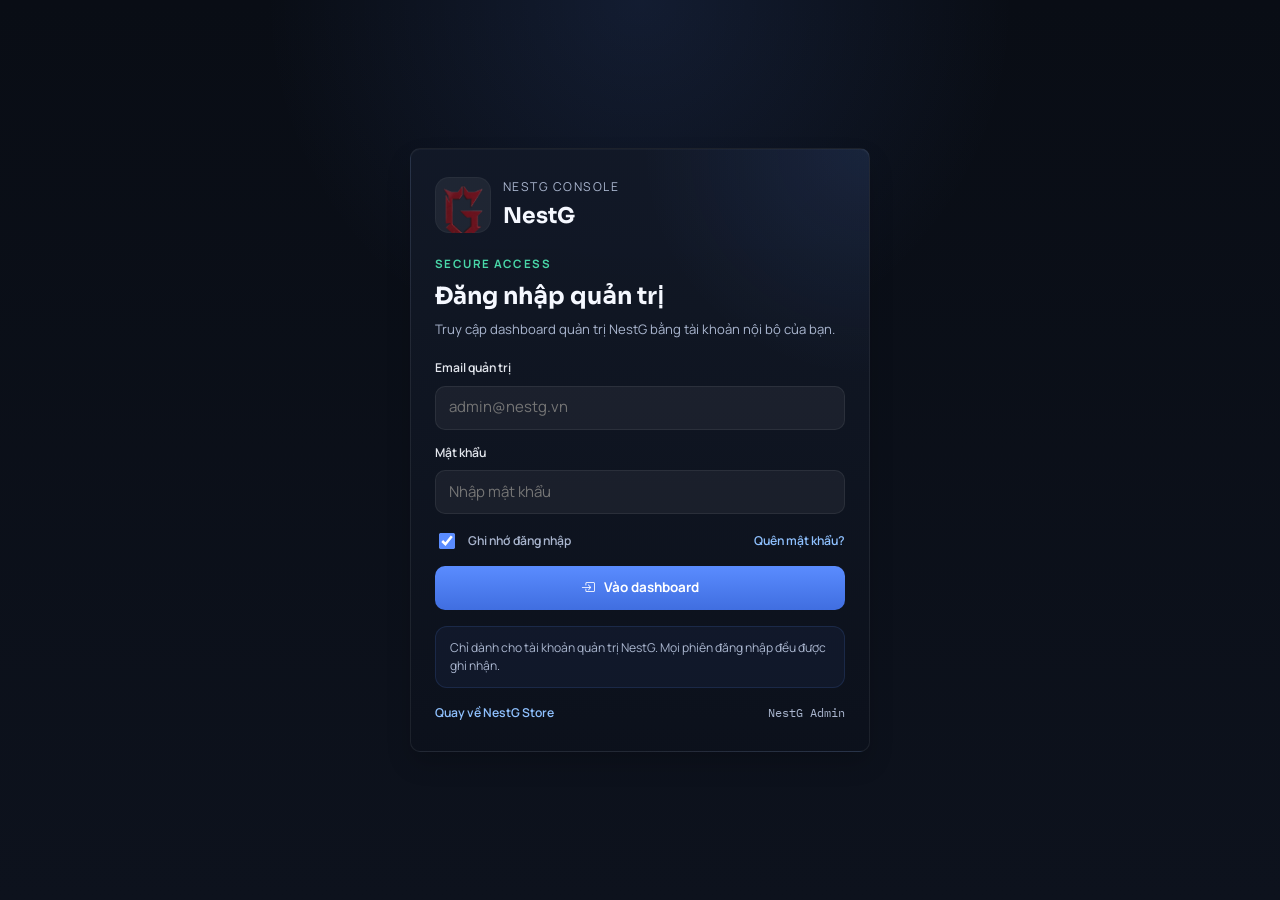
<file: admin_login.html>
<!doctype html>
<html lang="vi">
  <head>
    <meta charset="UTF-8" />
    <meta name="viewport" content="width=device-width, initial-scale=1.0" />
    <title>Admin Login | NestG</title>
    <link rel="icon" type="image/png" href="./assets/img/logo.png" />
    <link rel="preconnect" href="https://fonts.googleapis.com" />
    <link rel="preconnect" href="https://fonts.gstatic.com" crossorigin />
    <link
      href="https://fonts.googleapis.com/css2?family=IBM+Plex+Mono:wght@400;500;600&family=Manrope:wght@500;600;700;800&family=Sora:wght@600;700;800&display=swap"
      rel="stylesheet"
    />
    <link
      rel="stylesheet"
      href="https://cdn.jsdelivr.net/npm/bootstrap-icons@1.11.3/font/bootstrap-icons.min.css"
    />
    <link rel="stylesheet" href="./admin.css" />
  </head>
  <body class="admin-auth-body admin-auth-body--simple">
    <div class="admin-auth-layout admin-auth-layout--simple">
      <section
        class="admin-auth-card admin-auth-card--simple"
        aria-labelledby="adminLoginTitle"
      >
        <div class="admin-brand admin-brand--simple">
          <div class="admin-brand__mark">
            <img src="./assets/img/logo.png" alt="NestG" />
          </div>
          <div class="admin-brand__copy">
            <span>NestG Console</span>
            <strong>NestG</strong>
          </div>
        </div>

        <span class="admin-auth-card__eyebrow">Secure Access</span>
        <h1 id="adminLoginTitle" class="admin-auth-card__title">Đăng nhập quản trị</h1>
        <p class="admin-auth-card__desc">
          Truy cập dashboard quản trị NestG bằng tài khoản nội bộ của bạn.
        </p>

        <form class="admin-auth-form" action="./admin_dashboard.html" method="get">
          <div class="admin-field">
            <label for="adminLoginEmail">Email quản trị</label>
            <input
              id="adminLoginEmail"
              type="email"
              name="admin_email"
              placeholder="admin@nestg.vn"
              autocomplete="username"
            />
          </div>

          <div class="admin-field">
            <label for="adminLoginPassword">Mật khẩu</label>
            <input
              id="adminLoginPassword"
              type="password"
              name="admin_password"
              placeholder="Nhập mật khẩu"
              autocomplete="current-password"
            />
          </div>

          <div class="admin-check-row">
            <label class="admin-check">
              <input type="checkbox" checked />
              <span>Ghi nhớ đăng nhập</span>
            </label>

            <a href="#" class="admin-link">Quên mật khẩu?</a>
          </div>

          <button class="admin-button admin-button--primary" type="submit">
            <i class="bi bi-box-arrow-in-right"></i>
            Vào dashboard
          </button>
        </form>

        <div class="admin-auth-simple-note">
          Chỉ dành cho tài khoản quản trị NestG. Mọi phiên đăng nhập đều được ghi nhận.
        </div>

        <div class="admin-auth-footer">
          <a href="./index.html" class="admin-link">Quay về NestG Store</a>
          <span class="admin-font-mono">NestG Admin</span>
        </div>
      </section>
    </div>
  </body>
</html>
</file>
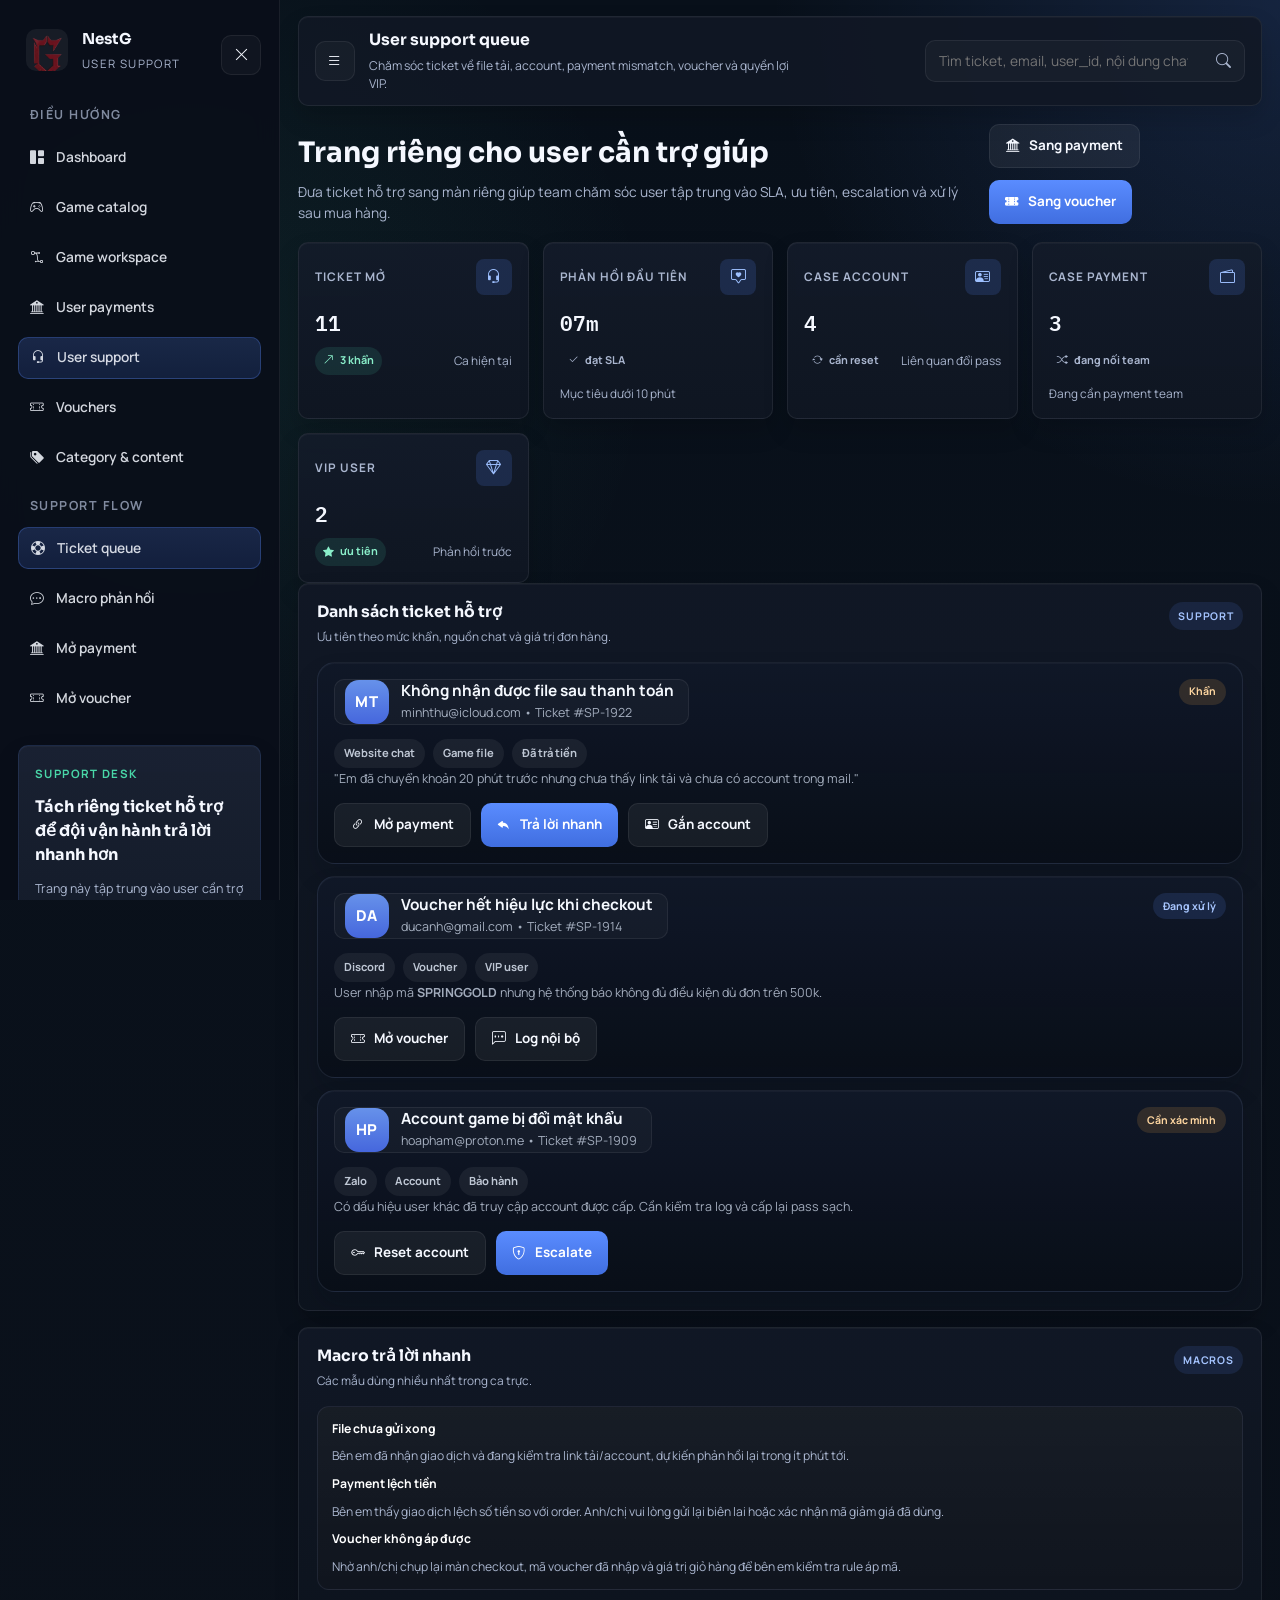
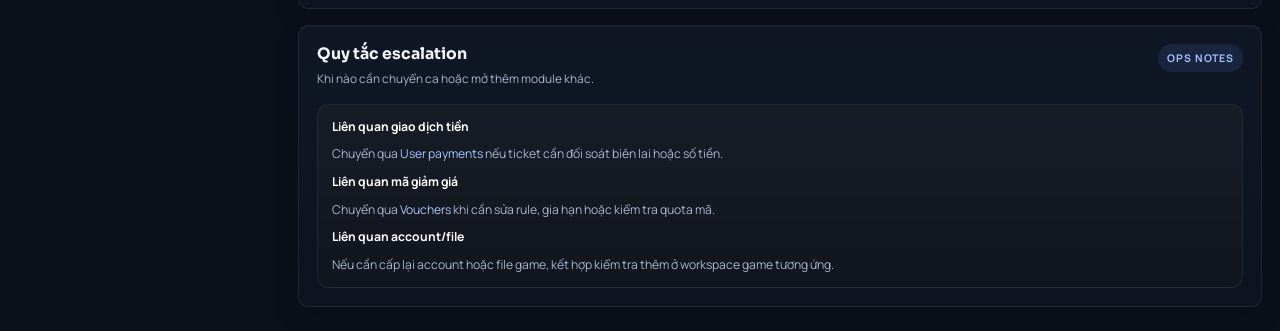
<file: admin_user_support.html>
<!doctype html>
<html lang="vi">
  <head>
    <meta charset="UTF-8" />
    <meta name="viewport" content="width=device-width, initial-scale=1.0" />
    <title>User Support | NestG Admin</title>
    <link rel="icon" type="image/png" href="./assets/img/logo.png" />
    <link rel="preconnect" href="https://fonts.googleapis.com" />
    <link rel="preconnect" href="https://fonts.gstatic.com" crossorigin />
    <link
      href="https://fonts.googleapis.com/css2?family=IBM+Plex+Mono:wght@400;500;600&family=Manrope:wght@500;600;700;800&family=Sora:wght@600;700;800&display=swap"
      rel="stylesheet"
    />
    <link
      rel="stylesheet"
      href="https://cdn.jsdelivr.net/npm/bootstrap-icons@1.11.3/font/bootstrap-icons.min.css"
    />
    <link rel="stylesheet" href="./admin.css" />
  </head>
  <body class="admin-body admin-user-ops-page">
    <div class="admin-app-shell">
      <aside class="admin-sidebar" data-admin-sidebar>
        <div class="admin-sidebar__head">
          <div class="admin-sidebar__brand">
            <div class="admin-sidebar__brand-mark"><img src="./assets/img/logo.png" alt="NestG" /></div>
            <div class="admin-sidebar__brand-copy"><strong>NestG</strong><span>User Support</span></div>
          </div>
          <button class="admin-icon-button admin-sidebar-close" type="button" aria-label="Đóng menu quản trị" data-admin-sidebar-close>
            <i class="bi bi-x-lg"></i>
          </button>
        </div>

        <div class="admin-sidebar__group">
          <div class="admin-sidebar__label">Điều hướng</div>
          <nav class="admin-nav">
            <a href="./admin_dashboard.html"><i class="bi bi-grid-1x2-fill"></i>Dashboard</a>
            <a href="./admin_games.html"><i class="bi bi-controller"></i>Game catalog</a>
            <a href="./admin_game_workspace.html"><i class="bi bi-bezier2"></i>Game workspace</a>
            <a href="./admin_user_payments.html"><i class="bi bi-bank2"></i>User payments</a>
            <a href="./admin_user_support.html" class="is-active"><i class="bi bi-headset"></i>User support</a>
            <a href="./admin_vouchers.html"><i class="bi bi-ticket-perforated"></i>Vouchers</a>
            <a href="./admin_categories.html"><i class="bi bi-tags-fill"></i>Category & content</a>
          </nav>
        </div>

        <div class="admin-sidebar__group">
          <div class="admin-sidebar__label">Support flow</div>
          <nav class="admin-nav">
            <a href="#ticket-queue" class="is-active"><i class="bi bi-life-preserver"></i>Ticket queue</a>
            <a href="#support-macros"><i class="bi bi-chat-dots"></i>Macro phản hồi</a>
            <a href="./admin_user_payments.html"><i class="bi bi-bank2"></i>Mở payment</a>
            <a href="./admin_vouchers.html"><i class="bi bi-ticket-perforated"></i>Mở voucher</a>
          </nav>
        </div>

        <div class="admin-sidebar-card">
          <span class="admin-sidebar-card__eyebrow">Support desk</span>
          <h3>Tách riêng ticket hỗ trợ để đội vận hành trả lời nhanh hơn</h3>
          <p>Trang này tập trung vào user cần trợ giúp, escalation, macro phản hồi và các case liên quan account, file, thanh toán, voucher.</p>
          <strong>Reply-first workflow</strong>
        </div>
      </aside>

      <div class="admin-content-shell">
        <header class="admin-topbar">
          <div class="admin-topbar__left">
            <button class="admin-icon-button admin-sidebar-toggle" type="button" aria-label="Mở menu quản trị" data-admin-sidebar-toggle>
              <i class="bi bi-list"></i>
            </button>
            <div class="admin-topbar__title">
              <strong>User support queue</strong>
              <span>Chăm sóc ticket về file tải, account, payment mismatch, voucher và quyền lợi VIP.</span>
            </div>
          </div>
          <div class="admin-topbar__right">
            <div class="admin-topbar-search">
              <input type="search" placeholder="Tìm ticket, email, user_id, nội dung chat..." />
              <i class="bi bi-search"></i>
            </div>
          </div>
        </header>

        <main class="admin-main">
          <section class="admin-page-intro">
            <div>
              <h1>Trang riêng cho user cần trợ giúp</h1>
              <p>Đưa ticket hỗ trợ sang màn riêng giúp team chăm sóc user tập trung vào SLA, ưu tiên, escalation và xử lý sau mua hàng.</p>
            </div>
            <div class="admin-page-intro__actions">
              <a class="admin-button admin-button--secondary" href="./admin_user_payments.html"><i class="bi bi-bank2"></i>Sang payment</a>
              <a class="admin-button admin-button--primary" href="./admin_vouchers.html"><i class="bi bi-ticket-perforated-fill"></i>Sang voucher</a>
            </div>
          </section>

          <section class="admin-kpi-grid">
            <article class="admin-kpi-card"><div class="admin-kpi-card__head"><span class="admin-kpi-card__label">Ticket mở</span><span class="admin-kpi-card__icon"><i class="bi bi-headset"></i></span></div><strong>11</strong><div class="admin-kpi-card__meta"><span class="admin-trend is-up"><i class="bi bi-arrow-up-right"></i> 3 khẩn</span><span>Ca hiện tại</span></div></article>
            <article class="admin-kpi-card"><div class="admin-kpi-card__head"><span class="admin-kpi-card__label">Phản hồi đầu tiên</span><span class="admin-kpi-card__icon"><i class="bi bi-chat-square-heart"></i></span></div><strong>07m</strong><div class="admin-kpi-card__meta"><span class="admin-trend is-ok"><i class="bi bi-check2"></i> đạt SLA</span><span>Mục tiêu dưới 10 phút</span></div></article>
            <article class="admin-kpi-card"><div class="admin-kpi-card__head"><span class="admin-kpi-card__label">Case account</span><span class="admin-kpi-card__icon"><i class="bi bi-person-vcard"></i></span></div><strong>4</strong><div class="admin-kpi-card__meta"><span class="admin-trend is-check"><i class="bi bi-arrow-repeat"></i> cần reset</span><span>Liên quan đổi pass</span></div></article>
            <article class="admin-kpi-card"><div class="admin-kpi-card__head"><span class="admin-kpi-card__label">Case payment</span><span class="admin-kpi-card__icon"><i class="bi bi-wallet2"></i></span></div><strong>3</strong><div class="admin-kpi-card__meta"><span class="admin-trend is-progress"><i class="bi bi-shuffle"></i> đang nối team</span><span>Đang cần payment team</span></div></article>
            <article class="admin-kpi-card"><div class="admin-kpi-card__head"><span class="admin-kpi-card__label">VIP user</span><span class="admin-kpi-card__icon"><i class="bi bi-gem"></i></span></div><strong>2</strong><div class="admin-kpi-card__meta"><span class="admin-trend is-up"><i class="bi bi-star-fill"></i> ưu tiên</span><span>Phản hồi trước</span></div></article>
          </section>

          <section class="admin-user-ops-grid">
            <article class="admin-panel admin-user-ops-panel admin-user-ops-panel--wide" id="ticket-queue">
              <div class="admin-panel__head">
                <div><h2 class="admin-panel__title">Danh sách ticket hỗ trợ</h2><span class="admin-panel__subtitle">Ưu tiên theo mức khẩn, nguồn chat và giá trị đơn hàng.</span></div>
                <span class="admin-panel__pill">support</span>
              </div>
              <div class="admin-support-list">
                <article class="admin-user-ops-card admin-support-card">
                  <div class="admin-user-ops-card__head"><div class="admin-user-chip"><span class="admin-user-avatar">MT</span><div><h3 class="admin-user-ops-card__title">Không nhận được file sau thanh toán</h3><p class="admin-user-ops-card__sub">minhthu@icloud.com • Ticket #SP-1922</p></div></div><span class="admin-status is-open">Khẩn</span></div>
                  <div class="admin-support-card__tags"><span>Website chat</span><span>Game file</span><span>Đã trả tiền</span></div>
                  <p class="admin-support-card__message">"Em đã chuyển khoản 20 phút trước nhưng chưa thấy link tải và chưa có account trong mail."</p>
                  <div class="admin-user-ops-card__actions"><button class="admin-button admin-button--secondary" type="button"><i class="bi bi-link-45deg"></i>Mở payment</button><button class="admin-button admin-button--primary" type="button"><i class="bi bi-reply-fill"></i>Trả lời nhanh</button><button class="admin-button admin-button--secondary" type="button"><i class="bi bi-person-vcard"></i>Gắn account</button></div>
                </article>
                <article class="admin-user-ops-card admin-support-card">
                  <div class="admin-user-ops-card__head"><div class="admin-user-chip"><span class="admin-user-avatar">DA</span><div><h3 class="admin-user-ops-card__title">Voucher hết hiệu lực khi checkout</h3><p class="admin-user-ops-card__sub">ducanh@gmail.com • Ticket #SP-1914</p></div></div><span class="admin-status is-progress">Đang xử lý</span></div>
                  <div class="admin-support-card__tags"><span>Discord</span><span>Voucher</span><span>VIP user</span></div>
                  <p class="admin-support-card__message">User nhập mã <strong>SPRINGGOLD</strong> nhưng hệ thống báo không đủ điều kiện dù đơn trên 500k.</p>
                  <div class="admin-user-ops-card__actions"><button class="admin-button admin-button--secondary" type="button"><i class="bi bi-ticket-perforated"></i>Mở voucher</button><button class="admin-button admin-button--secondary" type="button"><i class="bi bi-chat-left-dots"></i>Log nội bộ</button></div>
                </article>
                <article class="admin-user-ops-card admin-support-card">
                  <div class="admin-user-ops-card__head"><div class="admin-user-chip"><span class="admin-user-avatar">HP</span><div><h3 class="admin-user-ops-card__title">Account game bị đổi mật khẩu</h3><p class="admin-user-ops-card__sub">hoapham@proton.me • Ticket #SP-1909</p></div></div><span class="admin-status is-check">Cần xác minh</span></div>
                  <div class="admin-support-card__tags"><span>Zalo</span><span>Account</span><span>Bảo hành</span></div>
                  <p class="admin-support-card__message">Có dấu hiệu user khác đã truy cập account được cấp. Cần kiểm tra log và cấp lại pass sạch.</p>
                  <div class="admin-user-ops-card__actions"><button class="admin-button admin-button--secondary" type="button"><i class="bi bi-key"></i>Reset account</button><button class="admin-button admin-button--primary" type="button"><i class="bi bi-shield-lock"></i>Escalate</button></div>
                </article>
              </div>
            </article>

            <article class="admin-panel admin-user-ops-panel" id="support-macros">
              <div class="admin-panel__head"><div><h2 class="admin-panel__title">Macro trả lời nhanh</h2><span class="admin-panel__subtitle">Các mẫu dùng nhiều nhất trong ca trực.</span></div><span class="admin-panel__pill">macros</span></div>
              <div class="admin-json-helper">
                <strong>File chưa gửi xong</strong>
                <span>Bên em đã nhận giao dịch và đang kiểm tra link tải/account, dự kiến phản hồi lại trong ít phút tới.</span>
                <strong>Payment lệch tiền</strong>
                <span>Bên em thấy giao dịch lệch số tiền so với order. Anh/chị vui lòng gửi lại biên lai hoặc xác nhận mã giảm giá đã dùng.</span>
                <strong>Voucher không áp được</strong>
                <span>Nhờ anh/chị chụp lại màn checkout, mã voucher đã nhập và giá trị giỏ hàng để bên em kiểm tra rule áp mã.</span>
              </div>
            </article>

            <article class="admin-panel admin-user-ops-panel">
              <div class="admin-panel__head"><div><h2 class="admin-panel__title">Quy tắc escalation</h2><span class="admin-panel__subtitle">Khi nào cần chuyển ca hoặc mở thêm module khác.</span></div><span class="admin-panel__pill">ops notes</span></div>
              <div class="admin-json-helper">
                <strong>Liên quan giao dịch tiền</strong>
                <span>Chuyển qua <a href="./admin_user_payments.html">User payments</a> nếu ticket cần đối soát biên lai hoặc số tiền.</span>
                <strong>Liên quan mã giảm giá</strong>
                <span>Chuyển qua <a href="./admin_vouchers.html">Vouchers</a> khi cần sửa rule, gia hạn hoặc kiểm tra quota mã.</span>
                <strong>Liên quan account/file</strong>
                <span>Nếu cần cấp lại account hoặc file game, kết hợp kiểm tra thêm ở workspace game tương ứng.</span>
              </div>
            </article>
          </section>
        </main>
      </div>
    </div>

    <div class="admin-sidebar-backdrop" data-admin-sidebar-backdrop></div>
    <script src="./admin.js"></script>
  </body>
</html>
</file>
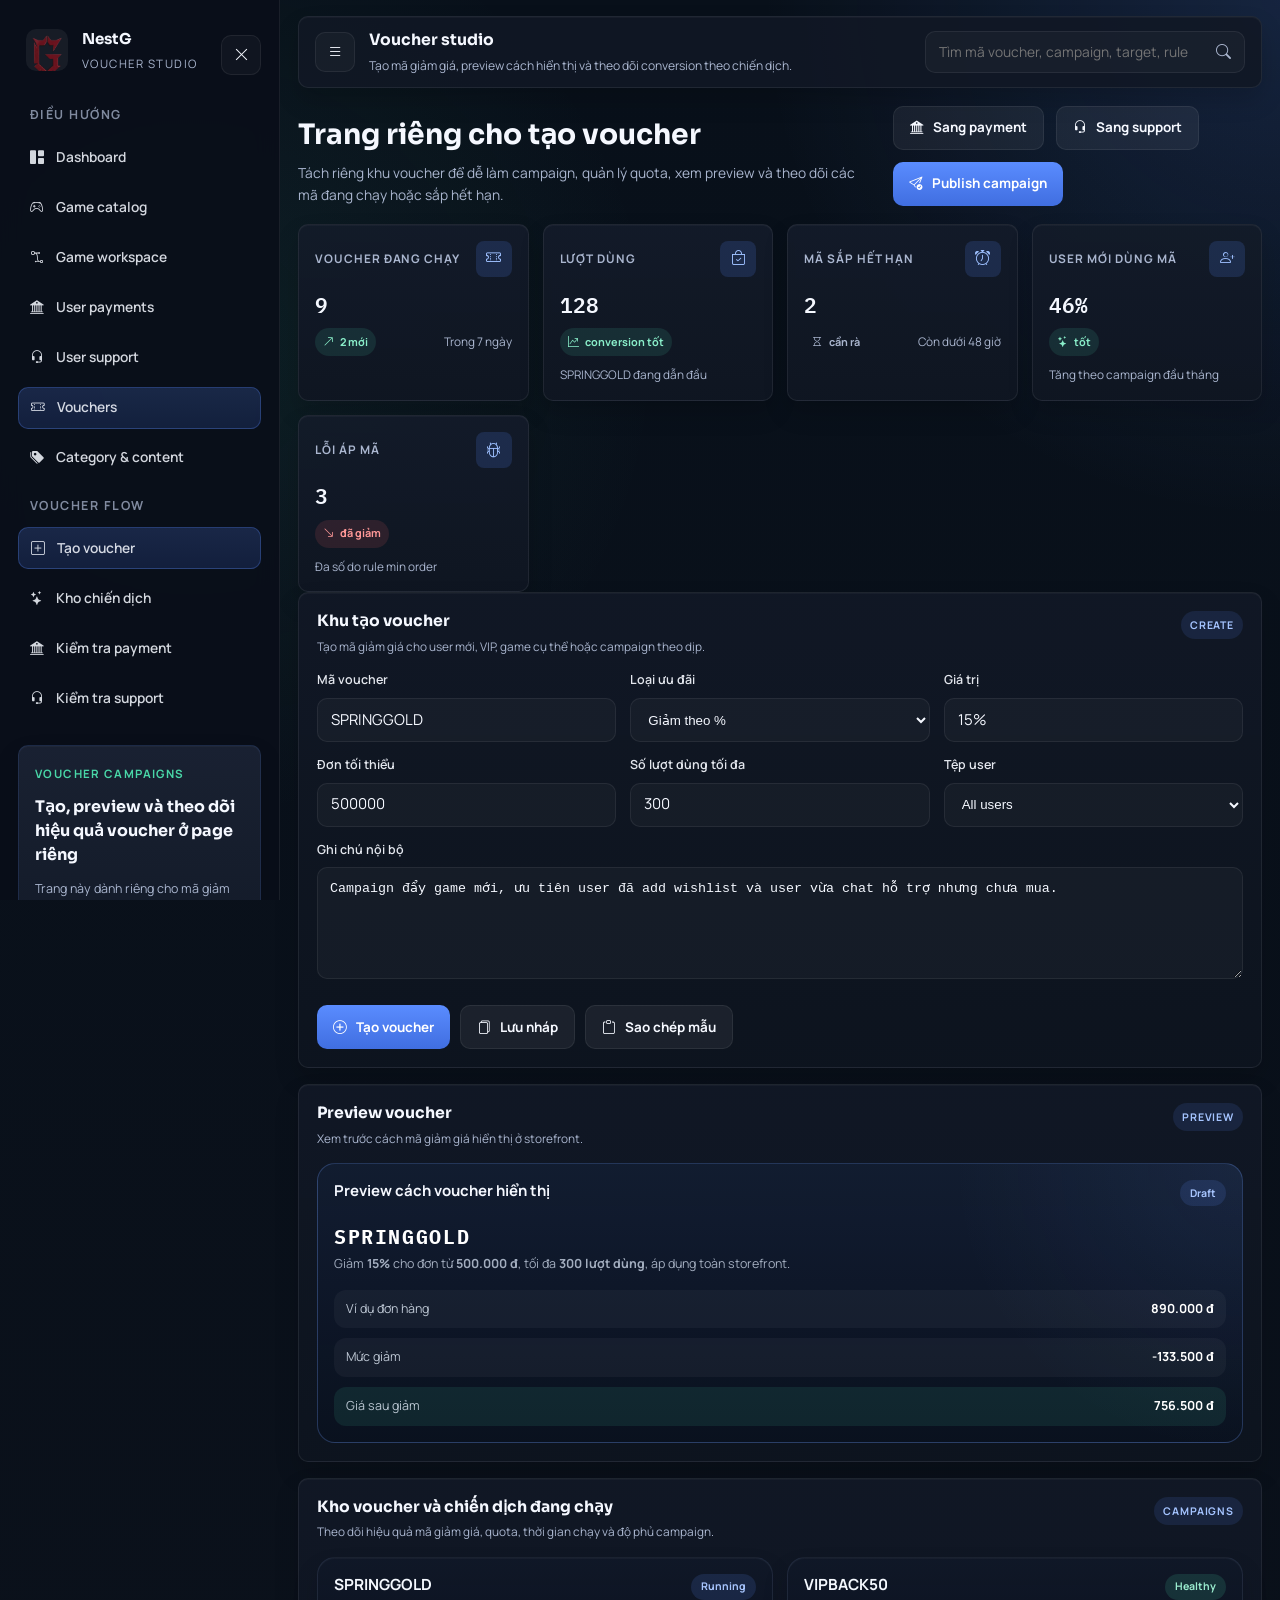
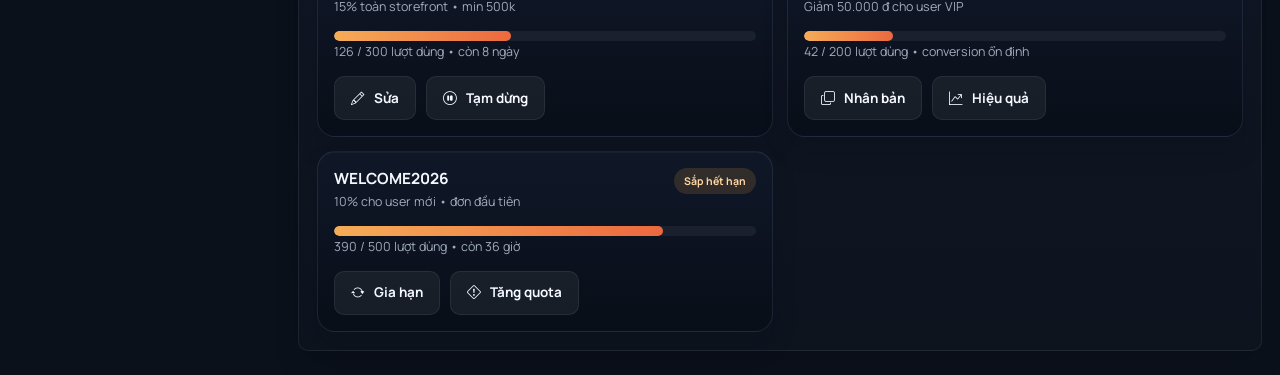
<file: admin_vouchers.html>
<!doctype html>
<html lang="vi">
  <head>
    <meta charset="UTF-8" />
    <meta name="viewport" content="width=device-width, initial-scale=1.0" />
    <title>Vouchers | NestG Admin</title>
    <link rel="icon" type="image/png" href="./assets/img/logo.png" />
    <link rel="preconnect" href="https://fonts.googleapis.com" />
    <link rel="preconnect" href="https://fonts.gstatic.com" crossorigin />
    <link
      href="https://fonts.googleapis.com/css2?family=IBM+Plex+Mono:wght@400;500;600&family=Manrope:wght@500;600;700;800&family=Sora:wght@600;700;800&display=swap"
      rel="stylesheet"
    />
    <link
      rel="stylesheet"
      href="https://cdn.jsdelivr.net/npm/bootstrap-icons@1.11.3/font/bootstrap-icons.min.css"
    />
    <link rel="stylesheet" href="./admin.css" />
  </head>
  <body class="admin-body admin-user-ops-page">
    <div class="admin-app-shell">
      <aside class="admin-sidebar" data-admin-sidebar>
        <div class="admin-sidebar__head">
          <div class="admin-sidebar__brand">
            <div class="admin-sidebar__brand-mark"><img src="./assets/img/logo.png" alt="NestG" /></div>
            <div class="admin-sidebar__brand-copy"><strong>NestG</strong><span>Voucher Studio</span></div>
          </div>
          <button class="admin-icon-button admin-sidebar-close" type="button" aria-label="Đóng menu quản trị" data-admin-sidebar-close>
            <i class="bi bi-x-lg"></i>
          </button>
        </div>

        <div class="admin-sidebar__group">
          <div class="admin-sidebar__label">Điều hướng</div>
          <nav class="admin-nav">
            <a href="./admin_dashboard.html"><i class="bi bi-grid-1x2-fill"></i>Dashboard</a>
            <a href="./admin_games.html"><i class="bi bi-controller"></i>Game catalog</a>
            <a href="./admin_game_workspace.html"><i class="bi bi-bezier2"></i>Game workspace</a>
            <a href="./admin_user_payments.html"><i class="bi bi-bank2"></i>User payments</a>
            <a href="./admin_user_support.html"><i class="bi bi-headset"></i>User support</a>
            <a href="./admin_vouchers.html" class="is-active"><i class="bi bi-ticket-perforated"></i>Vouchers</a>
            <a href="./admin_categories.html"><i class="bi bi-tags-fill"></i>Category & content</a>
          </nav>
        </div>

        <div class="admin-sidebar__group">
          <div class="admin-sidebar__label">Voucher flow</div>
          <nav class="admin-nav">
            <a href="#voucher-create" class="is-active"><i class="bi bi-plus-square"></i>Tạo voucher</a>
            <a href="#voucher-list"><i class="bi bi-stars"></i>Kho chiến dịch</a>
            <a href="./admin_user_payments.html"><i class="bi bi-bank2"></i>Kiểm tra payment</a>
            <a href="./admin_user_support.html"><i class="bi bi-headset"></i>Kiểm tra support</a>
          </nav>
        </div>

        <div class="admin-sidebar-card">
          <span class="admin-sidebar-card__eyebrow">Voucher campaigns</span>
          <h3>Tạo, preview và theo dõi hiệu quả voucher ở page riêng</h3>
          <p>Trang này dành riêng cho mã giảm giá, target user, rule áp dụng, quota, thời gian chạy và hiệu quả sử dụng.</p>
          <strong>Campaign-first workflow</strong>
        </div>
      </aside>

      <div class="admin-content-shell">
        <header class="admin-topbar">
          <div class="admin-topbar__left">
            <button class="admin-icon-button admin-sidebar-toggle" type="button" aria-label="Mở menu quản trị" data-admin-sidebar-toggle>
              <i class="bi bi-list"></i>
            </button>
            <div class="admin-topbar__title">
              <strong>Voucher studio</strong>
              <span>Tạo mã giảm giá, preview cách hiển thị và theo dõi conversion theo chiến dịch.</span>
            </div>
          </div>
          <div class="admin-topbar__right">
            <div class="admin-topbar-search">
              <input type="search" placeholder="Tìm mã voucher, campaign, target, rule..." />
              <i class="bi bi-search"></i>
            </div>
          </div>
        </header>

        <main class="admin-main">
          <section class="admin-page-intro">
            <div>
              <h1>Trang riêng cho tạo voucher</h1>
              <p>Tách riêng khu voucher để dễ làm campaign, quản lý quota, xem preview và theo dõi các mã đang chạy hoặc sắp hết hạn.</p>
            </div>
            <div class="admin-page-intro__actions">
              <a class="admin-button admin-button--secondary" href="./admin_user_payments.html"><i class="bi bi-bank2"></i>Sang payment</a>
              <a class="admin-button admin-button--secondary" href="./admin_user_support.html"><i class="bi bi-headset"></i>Sang support</a>
              <button class="admin-button admin-button--primary" type="button"><i class="bi bi-send-check"></i>Publish campaign</button>
            </div>
          </section>

          <section class="admin-kpi-grid">
            <article class="admin-kpi-card"><div class="admin-kpi-card__head"><span class="admin-kpi-card__label">Voucher đang chạy</span><span class="admin-kpi-card__icon"><i class="bi bi-ticket-perforated"></i></span></div><strong>9</strong><div class="admin-kpi-card__meta"><span class="admin-trend is-up"><i class="bi bi-arrow-up-right"></i> 2 mới</span><span>Trong 7 ngày</span></div></article>
            <article class="admin-kpi-card"><div class="admin-kpi-card__head"><span class="admin-kpi-card__label">Lượt dùng</span><span class="admin-kpi-card__icon"><i class="bi bi-bag-check"></i></span></div><strong>128</strong><div class="admin-kpi-card__meta"><span class="admin-trend is-up"><i class="bi bi-graph-up-arrow"></i> conversion tốt</span><span>SPRINGGOLD đang dẫn đầu</span></div></article>
            <article class="admin-kpi-card"><div class="admin-kpi-card__head"><span class="admin-kpi-card__label">Mã sắp hết hạn</span><span class="admin-kpi-card__icon"><i class="bi bi-alarm"></i></span></div><strong>2</strong><div class="admin-kpi-card__meta"><span class="admin-trend is-check"><i class="bi bi-hourglass"></i> cần rà</span><span>Còn dưới 48 giờ</span></div></article>
            <article class="admin-kpi-card"><div class="admin-kpi-card__head"><span class="admin-kpi-card__label">User mới dùng mã</span><span class="admin-kpi-card__icon"><i class="bi bi-person-plus"></i></span></div><strong>46%</strong><div class="admin-kpi-card__meta"><span class="admin-trend is-up"><i class="bi bi-stars"></i> tốt</span><span>Tăng theo campaign đầu tháng</span></div></article>
            <article class="admin-kpi-card"><div class="admin-kpi-card__head"><span class="admin-kpi-card__label">Lỗi áp mã</span><span class="admin-kpi-card__icon"><i class="bi bi-bug"></i></span></div><strong>3</strong><div class="admin-kpi-card__meta"><span class="admin-trend is-down"><i class="bi bi-arrow-down-right"></i> đã giảm</span><span>Đa số do rule min order</span></div></article>
          </section>

          <section class="admin-user-ops-grid">
            <article class="admin-panel admin-user-ops-panel" id="voucher-create">
              <div class="admin-panel__head"><div><h2 class="admin-panel__title">Khu tạo voucher</h2><span class="admin-panel__subtitle">Tạo mã giảm giá cho user mới, VIP, game cụ thể hoặc campaign theo dịp.</span></div><span class="admin-panel__pill">create</span></div>
              <div class="admin-voucher-studio">
                <div class="admin-form-grid admin-form-grid--triple">
                  <div class="admin-field"><label for="voucher-code">Mã voucher</label><input id="voucher-code" type="text" value="SPRINGGOLD" /></div>
                  <div class="admin-field"><label for="voucher-type">Loại ưu đãi</label><select id="voucher-type"><option>Giảm theo %</option><option>Giảm số tiền cố định</option><option>Tặng VIP</option></select></div>
                  <div class="admin-field"><label for="voucher-value">Giá trị</label><input id="voucher-value" type="text" value="15%" /></div>
                  <div class="admin-field"><label for="voucher-min-order">Đơn tối thiểu</label><input id="voucher-min-order" type="text" value="500000" /></div>
                  <div class="admin-field"><label for="voucher-max-use">Số lượt dùng tối đa</label><input id="voucher-max-use" type="text" value="300" /></div>
                  <div class="admin-field"><label for="voucher-target">Tệp user</label><select id="voucher-target"><option>All users</option><option>New users</option><option>VIP users</option><option>User từng mở ticket</option></select></div>
                  <div class="admin-field admin-field--full"><label for="voucher-note">Ghi chú nội bộ</label><textarea id="voucher-note">Campaign đẩy game mới, ưu tiên user đã add wishlist và user vừa chat hỗ trợ nhưng chưa mua.</textarea></div>
                </div>
                <div class="admin-user-ops-card__actions"><button class="admin-button admin-button--primary" type="button"><i class="bi bi-plus-circle"></i>Tạo voucher</button><button class="admin-button admin-button--secondary" type="button"><i class="bi bi-files"></i>Lưu nháp</button><button class="admin-button admin-button--secondary" type="button"><i class="bi bi-clipboard"></i>Sao chép mẫu</button></div>
              </div>
            </article>

            <article class="admin-panel admin-user-ops-panel">
              <div class="admin-panel__head"><div><h2 class="admin-panel__title">Preview voucher</h2><span class="admin-panel__subtitle">Xem trước cách mã giảm giá hiển thị ở storefront.</span></div><span class="admin-panel__pill">preview</span></div>
              <div class="admin-voucher-preview">
                <div class="admin-voucher-preview__head"><strong>Preview cách voucher hiển thị</strong><span class="admin-status is-progress">Draft</span></div>
                <div class="admin-voucher-preview__code">SPRINGGOLD</div>
                <p>Giảm <strong>15%</strong> cho đơn từ <strong>500.000 đ</strong>, tối đa <strong>300 lượt dùng</strong>, áp dụng toàn storefront.</p>
                <div class="admin-voucher-preview__rows">
                  <div class="admin-voucher-preview__row"><span>Ví dụ đơn hàng</span><strong>890.000 đ</strong></div>
                  <div class="admin-voucher-preview__row"><span>Mức giảm</span><strong>-133.500 đ</strong></div>
                  <div class="admin-voucher-preview__row is-total"><span>Giá sau giảm</span><strong>756.500 đ</strong></div>
                </div>
              </div>
            </article>

            <article class="admin-panel admin-user-ops-panel admin-user-ops-panel--wide" id="voucher-list">
              <div class="admin-panel__head"><div><h2 class="admin-panel__title">Kho voucher và chiến dịch đang chạy</h2><span class="admin-panel__subtitle">Theo dõi hiệu quả mã giảm giá, quota, thời gian chạy và độ phủ campaign.</span></div><span class="admin-panel__pill">campaigns</span></div>
              <div class="admin-voucher-grid">
                <article class="admin-user-ops-card admin-voucher-card"><div class="admin-user-ops-card__head"><div><h3 class="admin-user-ops-card__title">SPRINGGOLD</h3><p class="admin-user-ops-card__sub">15% toàn storefront • min 500k</p></div><span class="admin-status is-progress">Running</span></div><div class="admin-voucher-meter"><span style="width: 42%"></span></div><div class="admin-user-ops-card__note">126 / 300 lượt dùng • còn 8 ngày</div><div class="admin-user-ops-card__actions"><button class="admin-button admin-button--secondary" type="button"><i class="bi bi-pencil"></i>Sửa</button><button class="admin-button admin-button--secondary" type="button"><i class="bi bi-pause-circle"></i>Tạm dừng</button></div></article>
                <article class="admin-user-ops-card admin-voucher-card"><div class="admin-user-ops-card__head"><div><h3 class="admin-user-ops-card__title">VIPBACK50</h3><p class="admin-user-ops-card__sub">Giảm 50.000 đ cho user VIP</p></div><span class="admin-status is-ok">Healthy</span></div><div class="admin-voucher-meter"><span style="width: 21%"></span></div><div class="admin-user-ops-card__note">42 / 200 lượt dùng • conversion ổn định</div><div class="admin-user-ops-card__actions"><button class="admin-button admin-button--secondary" type="button"><i class="bi bi-copy"></i>Nhân bản</button><button class="admin-button admin-button--secondary" type="button"><i class="bi bi-graph-up-arrow"></i>Hiệu quả</button></div></article>
                <article class="admin-user-ops-card admin-voucher-card"><div class="admin-user-ops-card__head"><div><h3 class="admin-user-ops-card__title">WELCOME2026</h3><p class="admin-user-ops-card__sub">10% cho user mới • đơn đầu tiên</p></div><span class="admin-status is-check">Sắp hết hạn</span></div><div class="admin-voucher-meter"><span style="width: 78%"></span></div><div class="admin-user-ops-card__note">390 / 500 lượt dùng • còn 36 giờ</div><div class="admin-user-ops-card__actions"><button class="admin-button admin-button--secondary" type="button"><i class="bi bi-arrow-repeat"></i>Gia hạn</button><button class="admin-button admin-button--secondary" type="button"><i class="bi bi-exclamation-diamond"></i>Tăng quota</button></div></article>
              </div>
            </article>
          </section>
        </main>
      </div>
    </div>

    <div class="admin-sidebar-backdrop" data-admin-sidebar-backdrop></div>
    <script src="./admin.js"></script>
  </body>
</html>
</file>
<file: admin.css>
:root {
  --admin-bg: #0a0f19;
  --admin-bg-soft: #111725;
  --admin-surface: rgba(17, 24, 37, 0.94);
  --admin-surface-2: rgba(23, 31, 47, 0.95);
  --admin-surface-3: rgba(28, 37, 55, 0.98);
  --admin-line: rgba(255, 255, 255, 0.08);
  --admin-line-strong: rgba(113, 173, 255, 0.24);
  --admin-text: #f5f8ff;
  --admin-text-soft: #aab6cf;
  --admin-accent: #5a8cff;
  --admin-accent-2: #49d7a8;
  --admin-orange: #ff8b4d;
  --admin-danger: #ff6262;
  --admin-warning: #ffb24c;
  --admin-shadow: 0 22px 48px rgba(0, 0, 0, 0.24);
  --admin-radius: 12px;
}

* {
  box-sizing: border-box;
}

html,
body {
  margin: 0;
  padding: 0;
  color: var(--admin-text);
  font-family: "Manrope", sans-serif;
  background:
    radial-gradient(circle at top right, rgba(90, 140, 255, 0.16), transparent 26%),
    radial-gradient(circle at 10% 20%, rgba(73, 215, 168, 0.08), transparent 24%),
    linear-gradient(180deg, #09101a 0%, #0b111b 48%, #0e1420 100%);
}

body {
  min-height: 100vh;
}

a {
  color: inherit;
  text-decoration: none;
}

button,
input {
  font: inherit;
}

button {
  cursor: pointer;
}

img {
  max-width: 100%;
  display: block;
}

.admin-font-mono {
  font-family: "IBM Plex Mono", monospace;
}

.admin-auth-body {
  display: flex;
  align-items: center;
  justify-content: center;
  padding: 32px;
}

.admin-auth-layout {
  width: min(1180px, 100%);
  display: grid;
  grid-template-columns: minmax(0, 1.05fr) minmax(380px, 460px);
  gap: 28px;
  align-items: stretch;
}

.admin-auth-hero,
.admin-auth-card {
  border-radius: var(--admin-radius);
  border: 1px solid var(--admin-line);
  background: linear-gradient(180deg, rgba(18, 25, 39, 0.96), rgba(13, 19, 31, 0.98));
  box-shadow: var(--admin-shadow);
}

.admin-auth-hero {
  padding: 44px;
  position: relative;
  overflow: hidden;
}

.admin-auth-hero::after {
  content: "";
  position: absolute;
  inset: auto -12% -18% auto;
  width: 340px;
  aspect-ratio: 1;
  background: radial-gradient(circle, rgba(90, 140, 255, 0.28), transparent 70%);
  pointer-events: none;
}

.admin-brand {
  display: flex;
  align-items: center;
  gap: 16px;
  margin-bottom: 34px;
}

.admin-brand__mark {
  width: 68px;
  height: 68px;
  border-radius: 16px;
  overflow: hidden;
  background: rgba(255, 255, 255, 0.06);
  padding: 10px;
  box-shadow: inset 0 0 0 1px rgba(255, 255, 255, 0.04);
}

.admin-brand__copy span {
  display: block;
  color: var(--admin-text-soft);
  font-size: 0.86rem;
  letter-spacing: 0.12em;
  text-transform: uppercase;
}

.admin-brand__copy strong {
  display: block;
  margin-top: 6px;
  font-family: "Sora", sans-serif;
  font-size: 1.7rem;
  font-weight: 700;
}

.admin-auth-title {
  max-width: 560px;
  margin: 0;
  font-family: "Sora", sans-serif;
  font-size: clamp(2rem, 3vw, 3.2rem);
  font-weight: 700;
  line-height: 1.08;
}

.admin-auth-subtitle {
  max-width: 560px;
  margin: 18px 0 0;
  color: var(--admin-text-soft);
  font-size: 1rem;
  line-height: 1.6;
}

.admin-auth-stats {
  display: grid;
  grid-template-columns: repeat(3, minmax(0, 1fr));
  gap: 16px;
  margin-top: 34px;
}

.admin-auth-stat {
  padding: 18px;
  border-radius: var(--admin-radius);
  background: rgba(255, 255, 255, 0.04);
  border: 1px solid rgba(255, 255, 255, 0.04);
}

.admin-auth-stat strong {
  display: block;
  font-family: "IBM Plex Mono", monospace;
  font-size: 1.2rem;
  font-weight: 600;
}

.admin-auth-stat span {
  display: block;
  margin-top: 8px;
  color: var(--admin-text-soft);
  font-size: 0.85rem;
  line-height: 1.45;
}

.admin-auth-feature-list {
  display: grid;
  gap: 14px;
  margin-top: 32px;
}

.admin-auth-feature {
  display: flex;
  align-items: flex-start;
  gap: 12px;
  padding: 14px 16px;
  border-radius: var(--admin-radius);
  background: rgba(255, 255, 255, 0.03);
}

.admin-auth-feature i {
  margin-top: 2px;
  color: var(--admin-accent-2);
  font-size: 1rem;
}

.admin-auth-feature strong {
  display: block;
  font-size: 0.96rem;
}

.admin-auth-feature span {
  display: block;
  margin-top: 4px;
  color: var(--admin-text-soft);
  font-size: 0.84rem;
  line-height: 1.45;
}

.admin-auth-card {
  padding: 36px 32px;
  display: flex;
  flex-direction: column;
  justify-content: center;
}

.admin-auth-card__eyebrow {
  color: var(--admin-accent-2);
  font-size: 0.82rem;
  font-weight: 700;
  letter-spacing: 0.12em;
  text-transform: uppercase;
}

.admin-auth-card__title {
  margin: 14px 0 0;
  font-family: "Sora", sans-serif;
  font-size: 2rem;
  line-height: 1.1;
}

.admin-auth-card__desc {
  margin: 14px 0 0;
  color: var(--admin-text-soft);
  font-size: 0.94rem;
  line-height: 1.6;
}

.admin-auth-form {
  display: grid;
  gap: 18px;
  margin-top: 28px;
}

.admin-field {
  display: grid;
  gap: 8px;
}

.admin-field label {
  color: rgba(245, 248, 255, 0.92);
  font-size: 0.88rem;
  font-weight: 600;
}

.admin-field input {
  width: 100%;
  min-height: 48px;
  padding: 0 14px;
  border-radius: var(--admin-radius);
  border: 1px solid var(--admin-line);
  background: rgba(255, 255, 255, 0.03);
  color: var(--admin-text);
  outline: none;
  transition: border-color 0.2s ease, box-shadow 0.2s ease, background 0.2s ease;
}

.admin-field input:focus {
  border-color: rgba(90, 140, 255, 0.72);
  box-shadow: 0 0 0 4px rgba(90, 140, 255, 0.12);
  background: rgba(255, 255, 255, 0.05);
}

.admin-field-grid {
  display: grid;
  grid-template-columns: repeat(2, minmax(0, 1fr));
  gap: 14px;
}

.admin-check-row {
  display: flex;
  align-items: center;
  justify-content: space-between;
  gap: 14px;
  margin-top: -2px;
}

.admin-check {
  display: inline-flex;
  align-items: center;
  gap: 10px;
  color: var(--admin-text-soft);
  font-size: 0.85rem;
  font-weight: 600;
}

.admin-check input {
  width: 16px;
  height: 16px;
  accent-color: var(--admin-accent);
}

.admin-link {
  color: #8fc1ff;
  font-size: 0.84rem;
  font-weight: 600;
}

.admin-link:hover,
.admin-link:focus-visible {
  color: #b8d6ff;
}

.admin-button {
  min-height: 48px;
  padding: 0 18px;
  border: none;
  border-radius: var(--admin-radius);
  display: inline-flex;
  align-items: center;
  justify-content: center;
  gap: 10px;
  font-weight: 700;
  line-height: 1;
  transition: transform 0.2s ease, filter 0.2s ease, background 0.2s ease;
}

.admin-button:hover,
.admin-button:focus-visible {
  transform: translateY(-1px);
  filter: brightness(1.05);
}

.admin-button--primary {
  background: linear-gradient(180deg, #5a8cff, #406ee0);
  color: #ffffff;
}

.admin-button--secondary {
  background: rgba(255, 255, 255, 0.06);
  color: var(--admin-text);
  border: 1px solid var(--admin-line);
}

.admin-auth-footer {
  display: flex;
  align-items: center;
  justify-content: space-between;
  gap: 14px;
  margin-top: 22px;
  color: var(--admin-text-soft);
  font-size: 0.84rem;
}

.admin-body {
  background:
    radial-gradient(circle at top right, rgba(90, 140, 255, 0.16), transparent 22%),
    radial-gradient(circle at 15% 18%, rgba(73, 215, 168, 0.08), transparent 24%),
    linear-gradient(180deg, #08101a 0%, #0b111b 100%);
}

.admin-app-shell {
  display: grid;
  grid-template-columns: 280px minmax(0, 1fr);
  min-height: 100vh;
}

.admin-main,
.admin-grid,
.admin-kpi-grid,
.admin-panel,
.admin-kpi-card {
  min-width: 0;
}

.admin-sidebar {
  position: sticky;
  top: 0;
  height: 100vh;
  overflow-y: auto;
  padding: 26px 20px;
  background: rgba(10, 15, 25, 0.96);
  border-right: 1px solid var(--admin-line);
  backdrop-filter: blur(12px);
}

.admin-sidebar__head {
  display: flex;
  align-items: center;
  justify-content: space-between;
  gap: 12px;
}

.admin-sidebar__brand {
  display: flex;
  align-items: center;
  gap: 14px;
  padding: 6px 10px 20px;
}

.admin-sidebar-close {
  display: none;
  flex-shrink: 0;
}

.admin-sidebar__brand-mark {
  width: 46px;
  height: 46px;
  border-radius: 12px;
  overflow: hidden;
  background: rgba(255, 255, 255, 0.06);
  padding: 7px;
}

.admin-sidebar__brand-copy strong {
  display: block;
  font-family: "Sora", sans-serif;
  font-size: 1rem;
  overflow-wrap: anywhere;
}

.admin-sidebar__brand-copy span {
  display: block;
  margin-top: 4px;
  color: var(--admin-text-soft);
  font-size: 0.72rem;
  letter-spacing: 0.12em;
  text-transform: uppercase;
  overflow-wrap: anywhere;
}

.admin-sidebar__group {
  margin-top: 18px;
}

.admin-sidebar__label {
  padding: 0 12px;
  color: rgba(170, 182, 207, 0.74);
  font-size: 0.76rem;
  font-weight: 700;
  letter-spacing: 0.12em;
  text-transform: uppercase;
}

.admin-nav {
  display: grid;
  gap: 8px;
  margin-top: 12px;
}

.admin-nav a {
  display: flex;
  align-items: center;
  gap: 12px;
  min-height: 46px;
  padding: 0 14px;
  border-radius: var(--admin-radius);
  color: rgba(245, 248, 255, 0.86);
  font-size: 0.92rem;
  font-weight: 600;
}

.admin-nav a:hover,
.admin-nav a:focus-visible {
  background: rgba(255, 255, 255, 0.04);
}

.admin-nav a.is-active {
  background: linear-gradient(180deg, rgba(90, 140, 255, 0.2), rgba(64, 110, 224, 0.18));
  border: 1px solid rgba(90, 140, 255, 0.28);
}

.admin-sidebar-card {
  margin-top: 26px;
  padding: 18px;
  border-radius: var(--admin-radius);
  background: linear-gradient(180deg, rgba(26, 34, 51, 0.96), rgba(18, 26, 40, 0.98));
  border: 1px solid rgba(90, 140, 255, 0.14);
}

.admin-sidebar-card__eyebrow {
  color: var(--admin-accent-2);
  font-size: 0.72rem;
  font-weight: 700;
  letter-spacing: 0.12em;
  text-transform: uppercase;
}

.admin-sidebar-card h3 {
  margin: 10px 0 0;
  font-family: "Sora", sans-serif;
  font-size: 1.1rem;
}

.admin-sidebar-card p {
  margin: 12px 0 0;
  color: var(--admin-text-soft);
  font-size: 0.84rem;
  line-height: 1.6;
}

.admin-sidebar-card strong {
  display: block;
  margin-top: 14px;
  color: #ffffff;
  font-family: "IBM Plex Mono", monospace;
  font-size: 1rem;
}

.admin-content-shell {
  min-width: 0;
  padding: 18px 20px 28px;
}

.admin-topbar {
  display: flex;
  align-items: center;
  justify-content: space-between;
  flex-wrap: wrap;
  gap: 18px;
  padding: 14px 18px;
  border-radius: var(--admin-radius);
  background: rgba(17, 24, 37, 0.9);
  border: 1px solid var(--admin-line);
  box-shadow: 0 16px 28px rgba(0, 0, 0, 0.16);
}

.admin-topbar__left {
  display: flex;
  align-items: center;
  gap: 14px;
  flex: 1 1 420px;
  min-width: 0;
}

.admin-sidebar-toggle {
  display: none;
}

.admin-icon-button {
  width: 42px;
  height: 42px;
  border: 1px solid var(--admin-line);
  border-radius: var(--admin-radius);
  display: inline-flex;
  align-items: center;
  justify-content: center;
  background: rgba(255, 255, 255, 0.03);
  color: var(--admin-text);
}

.admin-topbar__title strong {
  display: block;
  font-family: "Sora", sans-serif;
  font-size: 1.05rem;
  overflow-wrap: anywhere;
}

.admin-topbar__title span {
  display: block;
  margin-top: 4px;
  color: var(--admin-text-soft);
  font-size: 0.8rem;
  overflow-wrap: anywhere;
}

.admin-topbar__right {
  display: flex;
  align-items: center;
  flex: 1 1 360px;
  flex-wrap: wrap;
  justify-content: flex-end;
  gap: 14px;
  min-width: 0;
}

.admin-topbar-search {
  position: relative;
  width: min(320px, 34vw);
}

.admin-topbar-search input {
  width: 100%;
  min-height: 44px;
  padding: 0 46px 0 14px;
  border-radius: var(--admin-radius);
  border: 1px solid var(--admin-line);
  background: rgba(255, 255, 255, 0.03);
  color: var(--admin-text);
}

.admin-topbar-search i {
  position: absolute;
  top: 50%;
  right: 14px;
  transform: translateY(-50%);
  color: var(--admin-text-soft);
}

.admin-user-chip {
  display: inline-flex;
  align-items: center;
  gap: 12px;
  min-height: 44px;
  padding: 0 14px 0 10px;
  border-radius: var(--admin-radius);
  border: 1px solid var(--admin-line);
  background: rgba(255, 255, 255, 0.03);
}

.admin-user-chip__avatar {
  width: 28px;
  height: 28px;
  border-radius: 50%;
  display: inline-flex;
  align-items: center;
  justify-content: center;
  background: linear-gradient(180deg, #5a8cff, #406ee0);
  font-size: 0.82rem;
  font-weight: 700;
}

.admin-user-chip__copy strong {
  display: block;
  font-size: 0.86rem;
  font-weight: 700;
}

.admin-user-chip__copy span {
  display: block;
  color: var(--admin-text-soft);
  font-size: 0.72rem;
}

.admin-main {
  padding-top: 20px;
}

.admin-page-intro {
  display: flex;
  align-items: flex-end;
  justify-content: space-between;
  gap: 20px;
  margin-bottom: 20px;
}

.admin-page-intro h1 {
  margin: 0;
  font-family: "Sora", sans-serif;
  font-size: clamp(1.8rem, 2.6vw, 2.6rem);
  line-height: 1.08;
}

.admin-page-intro p {
  margin: 12px 0 0;
  color: var(--admin-text-soft);
  font-size: 0.94rem;
  line-height: 1.65;
}

.admin-page-intro__actions {
  display: flex;
  align-items: center;
  flex-wrap: wrap;
  gap: 12px;
}

.admin-kpi-grid {
  display: grid;
  grid-template-columns: repeat(5, minmax(0, 1fr));
  gap: 16px;
}

.admin-kpi-card {
  padding: 18px;
  border-radius: var(--admin-radius);
  border: 1px solid var(--admin-line);
  background: linear-gradient(180deg, rgba(19, 27, 41, 0.96), rgba(15, 22, 34, 0.98));
  box-shadow: 0 16px 30px rgba(0, 0, 0, 0.14);
}

.admin-kpi-card__head {
  display: flex;
  align-items: center;
  justify-content: space-between;
  gap: 12px;
}

.admin-kpi-card__label {
  color: var(--admin-text-soft);
  font-size: 0.82rem;
  font-weight: 700;
  letter-spacing: 0.08em;
  text-transform: uppercase;
  overflow-wrap: anywhere;
}

.admin-kpi-card__icon {
  width: 40px;
  height: 40px;
  border-radius: 10px;
  display: inline-flex;
  align-items: center;
  justify-content: center;
  background: rgba(90, 140, 255, 0.16);
  color: #9ec0ff;
}

.admin-kpi-card strong {
  display: block;
  margin-top: 18px;
  font-family: "IBM Plex Mono", monospace;
  font-size: 1.5rem;
  font-weight: 600;
  line-height: 1.1;
}

.admin-kpi-card__meta {
  display: flex;
  align-items: center;
  justify-content: space-between;
  flex-wrap: wrap;
  gap: 10px;
  margin-top: 14px;
  color: var(--admin-text-soft);
  font-size: 0.8rem;
}

.admin-trend {
  display: inline-flex;
  align-items: center;
  justify-content: center;
  gap: 6px;
  min-height: 28px;
  padding: 6px 8px;
  border-radius: 999px;
  font-size: 0.74rem;
  font-weight: 700;
  line-height: 1;
  text-align: center;
  white-space: nowrap;
}

.admin-trend.is-up {
  background: rgba(73, 215, 168, 0.12);
  color: #8aefca;
}

.admin-trend.is-down {
  background: rgba(255, 98, 98, 0.12);
  color: #ff9898;
}

.admin-grid {
  display: grid;
  grid-template-columns: repeat(3, minmax(0, 1fr));
  gap: 18px;
  margin-top: 18px;
}

.admin-grid--bottom {
  align-items: start;
}

.admin-panel {
  padding: 20px;
  border-radius: var(--admin-radius);
  border: 1px solid var(--admin-line);
  background: linear-gradient(180deg, rgba(17, 24, 37, 0.96), rgba(13, 20, 31, 0.98));
  box-shadow: 0 18px 32px rgba(0, 0, 0, 0.14);
}

.admin-panel--span-2 {
  grid-column: span 2;
}

.admin-panel__head {
  display: flex;
  align-items: flex-start;
  justify-content: space-between;
  flex-wrap: wrap;
  gap: 16px;
  margin-bottom: 18px;
}

.admin-panel__title {
  margin: 0;
  font-family: "Sora", sans-serif;
  font-size: 1.08rem;
  line-height: 1.2;
  overflow-wrap: anywhere;
}

.admin-panel__subtitle {
  display: block;
  margin-top: 6px;
  color: var(--admin-text-soft);
  font-size: 0.8rem;
  overflow-wrap: anywhere;
}

.admin-panel__pill {
  display: inline-flex;
  align-items: center;
  justify-content: center;
  min-height: 28px;
  padding: 7px 10px;
  border-radius: 999px;
  background: rgba(90, 140, 255, 0.12);
  color: #a5c4ff;
  font-size: 0.72rem;
  font-weight: 700;
  line-height: 1;
  text-align: center;
  letter-spacing: 0.08em;
  white-space: nowrap;
  text-transform: uppercase;
}

.admin-chart-wrap {
  position: relative;
  height: 320px;
}

.admin-chart-wrap--compact {
  height: 264px;
}

.admin-legend {
  display: grid;
  gap: 12px;
  margin-top: 18px;
}

.admin-legend__item {
  display: flex;
  align-items: center;
  justify-content: space-between;
  gap: 14px;
  color: var(--admin-text-soft);
  font-size: 0.84rem;
}

.admin-legend__left {
  display: flex;
  align-items: center;
  gap: 10px;
  min-width: 0;
}

.admin-legend__dot {
  width: 10px;
  height: 10px;
  border-radius: 50%;
}

.admin-legend__value {
  color: var(--admin-text);
  font-family: "IBM Plex Mono", monospace;
  font-size: 0.88rem;
}

.admin-queue {
  display: grid;
  gap: 14px;
}

.admin-queue-card {
  padding: 14px;
  border-radius: var(--admin-radius);
  background: rgba(255, 255, 255, 0.03);
  border: 1px solid rgba(255, 255, 255, 0.04);
}

.admin-queue-card__head {
  display: flex;
  align-items: center;
  justify-content: space-between;
  flex-wrap: wrap;
  gap: 12px;
}

.admin-queue-card strong {
  display: block;
  font-size: 0.92rem;
  overflow-wrap: anywhere;
}

.admin-queue-card > span {
  display: block;
  margin-top: 6px;
  color: var(--admin-text-soft);
  font-size: 0.8rem;
  line-height: 1.45;
  overflow-wrap: anywhere;
}

.admin-queue-card__head .admin-status {
  display: inline-flex;
  align-items: center;
  justify-content: center;
  margin-top: 0;
  min-width: 102px;
  min-height: 30px;
  padding: 0 12px;
  line-height: 1;
  text-align: center;
}

.admin-status {
  display: inline-flex;
  align-items: center;
  justify-content: center;
  min-height: 26px;
  padding: 0 10px;
  border-radius: 999px;
  font-size: 0.72rem;
  font-weight: 700;
  line-height: 1;
  text-align: center;
  white-space: nowrap;
}

.admin-status.is-open {
  background: rgba(255, 178, 76, 0.14);
  color: #ffd7a1;
}

.admin-status.is-progress {
  background: rgba(90, 140, 255, 0.14);
  color: #a8c6ff;
}

.admin-status.is-resolved {
  background: rgba(73, 215, 168, 0.14);
  color: #9bedcf;
}

.admin-status.is-ok {
  background: rgba(73, 215, 168, 0.14);
  color: #9bedcf;
}

.admin-status.is-check {
  background: rgba(255, 178, 76, 0.14);
  color: #ffd7a1;
}

.admin-status.is-hold {
  background: rgba(255, 98, 98, 0.14);
  color: #ffabab;
}

.admin-table-wrap {
  overflow-x: auto;
  scrollbar-width: thin;
}

.admin-list-scroll,
.admin-table-wrap--scroll {
  scrollbar-width: thin;
  scrollbar-color: rgba(90, 140, 255, 0.42) rgba(255, 255, 255, 0.04);
}

.admin-list-scroll::-webkit-scrollbar,
.admin-table-wrap--scroll::-webkit-scrollbar {
  width: 8px;
  height: 8px;
}

.admin-list-scroll::-webkit-scrollbar-track,
.admin-table-wrap--scroll::-webkit-scrollbar-track {
  background: rgba(255, 255, 255, 0.04);
  border-radius: 999px;
}

.admin-list-scroll::-webkit-scrollbar-thumb,
.admin-table-wrap--scroll::-webkit-scrollbar-thumb {
  background: rgba(90, 140, 255, 0.38);
  border-radius: 999px;
}

.admin-list-scroll {
  max-height: 348px;
  padding-right: 6px;
  overflow-y: auto;
}

.admin-table-wrap--scroll {
  max-height: 432px;
  overflow: auto;
}

.admin-data-table {
  width: 100%;
  min-width: 860px;
  border-collapse: collapse;
}

.admin-data-table thead th {
  padding: 0 12px 16px;
  color: var(--admin-text-soft);
  font-size: 0.78rem;
  font-weight: 700;
  letter-spacing: 0.08em;
  text-transform: uppercase;
  text-align: left;
  border-bottom: 1px solid var(--admin-line);
}

.admin-data-table tbody td {
  padding: 16px 12px;
  border-bottom: 1px solid rgba(255, 255, 255, 0.06);
  font-size: 0.9rem;
  vertical-align: middle;
}

.admin-data-table tbody tr:last-child td {
  border-bottom: none;
}

.admin-user-cell {
  display: flex;
  align-items: center;
  gap: 12px;
}

.admin-user-cell > div {
  min-width: 0;
}

.admin-user-cell__avatar {
  width: 38px;
  height: 38px;
  border-radius: 50%;
  display: inline-flex;
  align-items: center;
  justify-content: center;
  background: rgba(90, 140, 255, 0.16);
  color: #b6ceff;
  font-weight: 700;
}

.admin-user-cell__name {
  display: block;
  font-weight: 700;
  overflow-wrap: anywhere;
}

.admin-user-cell__sub {
  display: block;
  margin-top: 4px;
  color: var(--admin-text-soft);
  font-size: 0.76rem;
  overflow-wrap: anywhere;
}

.admin-bank-chip {
  display: inline-flex;
  align-items: center;
  justify-content: center;
  min-height: 28px;
  padding: 0 10px;
  border-radius: 999px;
  background: rgba(255, 255, 255, 0.04);
  color: var(--admin-text);
  font-size: 0.76rem;
  font-weight: 700;
}

.admin-amount {
  font-family: "IBM Plex Mono", monospace;
  font-size: 0.9rem;
  font-weight: 600;
}

.admin-sidebar-backdrop {
  position: fixed;
  inset: 0;
  background: rgba(5, 8, 14, 0.64);
  opacity: 0;
  visibility: hidden;
  transition: opacity 0.2s ease, visibility 0.2s ease;
  z-index: 40;
}

.admin-sidebar-backdrop.is-visible {
  opacity: 1;
  visibility: visible;
}

@media (max-width: 1399.98px) {
  .admin-auth-layout {
    grid-template-columns: minmax(0, 1fr) minmax(340px, 420px);
  }

  .admin-auth-hero {
    padding: 36px;
  }

  .admin-auth-card {
    padding: 32px 28px;
  }

  .admin-kpi-grid {
    grid-template-columns: repeat(4, minmax(0, 1fr));
  }
}

@media (max-width: 1199.98px) {
  .admin-auth-layout {
    grid-template-columns: minmax(0, 1fr) minmax(320px, 380px);
  }

  .admin-auth-hero {
    padding: 30px;
  }

  .admin-auth-card {
    padding: 28px 24px;
  }

  .admin-kpi-grid {
    grid-template-columns: repeat(3, minmax(220px, 1fr));
  }

  .admin-grid {
    grid-template-columns: repeat(2, minmax(0, 1fr));
  }

  .admin-panel--span-2 {
    grid-column: span 2;
  }

  .admin-topbar {
    align-items: flex-start;
  }

  .admin-topbar__left,
  .admin-topbar__right {
    width: 100%;
    flex: 1 1 100%;
  }

  .admin-topbar__right {
    justify-content: flex-start;
  }

  .admin-topbar-search {
    width: min(100%, 420px);
    max-width: none;
  }
}

@media (max-width: 991.98px) {
  .admin-auth-body {
    padding: 22px;
  }

  .admin-auth-layout {
    grid-template-columns: 1fr;
  }

  .admin-auth-card {
    order: 1;
  }

  .admin-auth-hero {
    order: 2;
  }

  .admin-app-shell {
    grid-template-columns: 1fr;
  }

  .admin-sidebar {
    position: fixed;
    top: 0;
    left: 0;
    z-index: 50;
    width: min(280px, 84vw);
    transform: translateX(-100%);
    transition: transform 0.24s ease;
  }

  .admin-sidebar-close {
    display: inline-flex;
  }

  .admin-sidebar.is-open {
    transform: translateX(0);
  }

  .admin-content-shell {
    padding: 16px;
  }

  .admin-sidebar-toggle {
    display: inline-flex;
  }

  .admin-kpi-grid {
    grid-template-columns: repeat(2, minmax(220px, 1fr));
  }

  .admin-grid {
    grid-template-columns: 1fr;
  }

  .admin-panel--span-2 {
    grid-column: auto;
  }

  .admin-page-intro {
    flex-direction: column;
    align-items: flex-start;
  }

  .admin-page-intro__actions {
    width: 100%;
  }
}

@media (max-width: 767.98px) {
  .admin-auth-body {
    padding: 14px;
  }

  .admin-auth-hero,
  .admin-auth-card {
    padding: 24px 18px;
  }

  .admin-auth-title {
    font-size: 1.7rem;
  }

  .admin-brand {
    margin-bottom: 24px;
  }

  .admin-brand__mark {
    width: 58px;
    height: 58px;
  }

  .admin-brand__copy strong {
    font-size: 1.35rem;
  }

  .admin-auth-stats {
    grid-template-columns: 1fr;
  }

  .admin-field-grid {
    grid-template-columns: 1fr;
  }

  .admin-check-row {
    flex-direction: column;
    align-items: flex-start;
  }

  .admin-topbar {
    padding: 12px;
  }

  .admin-topbar__left {
    align-items: flex-start;
  }

  .admin-topbar__right {
    width: 100%;
    justify-content: flex-start;
  }

  .admin-topbar-search {
    width: 100%;
    max-width: none;
  }

  .admin-user-chip__copy {
    display: none;
  }

  .admin-kpi-grid {
    grid-template-columns: 1fr;
  }

  .admin-panel {
    padding: 16px;
  }

  .admin-panel__head {
    flex-direction: column;
    align-items: flex-start;
  }

  .admin-panel__pill {
    align-self: flex-start;
  }

  .admin-chart-wrap {
    height: 260px;
  }

  .admin-chart-wrap--compact {
    height: 230px;
  }

  .admin-table-wrap {
    overflow: visible;
  }

  .admin-data-table {
    min-width: 0;
  }

  .admin-data-table thead {
    display: none;
  }

  .admin-data-table,
  .admin-data-table tbody,
  .admin-data-table tr,
  .admin-data-table td {
    display: block;
    width: 100%;
  }

  .admin-data-table tbody {
    display: grid;
    gap: 12px;
  }

  .admin-data-table tbody tr {
    padding: 14px;
    border: 1px solid rgba(255, 255, 255, 0.08);
    border-radius: var(--admin-radius);
    background: rgba(255, 255, 255, 0.03);
  }

  .admin-data-table tbody td {
    padding: 0;
    border: none;
  }

  .admin-data-table tbody td + td {
    margin-top: 12px;
  }

  .admin-data-table tbody td::before {
    content: attr(data-label);
    display: block;
    margin-bottom: 6px;
    color: var(--admin-text-soft);
    font-size: 0.72rem;
    font-weight: 700;
    letter-spacing: 0.08em;
    text-transform: uppercase;
  }

  .admin-user-cell {
    align-items: flex-start;
  }

  .admin-list-scroll {
    max-height: 320px;
  }

  .admin-table-wrap--scroll {
    max-height: 420px;
    overflow: auto;
  }
}

@media (max-width: 575.98px) {
  .admin-content-shell {
    padding: 12px;
  }

  .admin-page-intro h1 {
    font-size: 1.48rem;
  }

  .admin-topbar__title strong {
    font-size: 0.95rem;
    line-height: 1.35;
  }

  .admin-topbar__title span {
    font-size: 0.74rem;
  }

  .admin-topbar-search {
    order: 2;
  }

  .admin-user-chip {
    order: 1;
  }

  .admin-button {
    width: 100%;
  }

  .admin-page-intro__actions {
    width: 100%;
    flex-direction: column;
  }

  .admin-kpi-card strong {
    font-size: 1.32rem;
  }

  .admin-kpi-card__meta,
  .admin-queue-card__head,
  .admin-legend__item {
    flex-direction: column;
    align-items: flex-start;
  }

  .admin-content-shell {
    padding: 10px;
  }

  .admin-topbar,
  .admin-panel,
  .admin-kpi-card {
    padding-left: 14px;
    padding-right: 14px;
  }

  .admin-sidebar {
    width: min(300px, 88vw);
  }

  .admin-page-intro p,
  .admin-panel__subtitle,
  .admin-queue-card span {
    font-size: 0.78rem;
  }

  .admin-list-scroll {
    max-height: 292px;
  }

  .admin-table-wrap--scroll {
    max-height: 380px;
  }
}

.admin-page-toolbar {
  display: flex;
  align-items: center;
  justify-content: space-between;
  flex-wrap: wrap;
  gap: 14px;
  margin-bottom: 18px;
}

.admin-toolbar-filters,
.admin-toolbar-actions,
.admin-chip-row {
  display: flex;
  align-items: center;
  flex-wrap: wrap;
  gap: 10px;
}

.admin-filter-chip,
.admin-soft-chip {
  min-height: 38px;
  padding: 0 14px;
  border-radius: 999px;
  border: 1px solid var(--admin-line);
  background: rgba(255, 255, 255, 0.03);
  color: var(--admin-text-soft);
  display: inline-flex;
  align-items: center;
  justify-content: center;
  font-size: 0.82rem;
  font-weight: 700;
}

.admin-filter-chip.is-active,
.admin-soft-chip.is-active {
  color: #ffffff;
  background: rgba(90, 140, 255, 0.16);
  border-color: rgba(90, 140, 255, 0.34);
}

.admin-select,
.admin-field select,
.admin-field textarea {
  width: 100%;
  border-radius: var(--admin-radius);
  border: 1px solid var(--admin-line);
  background: rgba(255, 255, 255, 0.03);
  color: var(--admin-text);
  outline: none;
  transition: border-color 0.2s ease, box-shadow 0.2s ease, background 0.2s ease;
}

.admin-select,
.admin-field select {
  min-height: 46px;
  padding: 0 14px;
}

.admin-field textarea {
  min-height: 120px;
  padding: 14px;
  resize: vertical;
}

.admin-field select:focus,
.admin-field textarea:focus,
.admin-select:focus {
  border-color: rgba(90, 140, 255, 0.72);
  box-shadow: 0 0 0 4px rgba(90, 140, 255, 0.12);
  background: rgba(255, 255, 255, 0.05);
}

.admin-form-grid {
  display: grid;
  grid-template-columns: repeat(2, minmax(0, 1fr));
  gap: 16px;
}

.admin-form-grid--triple {
  grid-template-columns: repeat(3, minmax(0, 1fr));
}

.admin-field--full {
  grid-column: 1 / -1;
}

.admin-field small {
  color: var(--admin-text-soft);
  font-size: 0.76rem;
  line-height: 1.5;
}

.admin-record-grid {
  display: grid;
  grid-template-columns: repeat(2, minmax(0, 1fr));
  gap: 16px;
}

.admin-record-card {
  display: flex;
  gap: 16px;
  min-width: 0;
  padding: 16px;
  border-radius: var(--admin-radius);
  border: 1px solid rgba(255, 255, 255, 0.06);
  background: rgba(255, 255, 255, 0.03);
}

.admin-record-card__thumb {
  width: 88px;
  height: 122px;
  flex-shrink: 0;
  border-radius: var(--admin-radius);
  overflow: hidden;
  background: rgba(255, 255, 255, 0.04);
}

.admin-record-card__thumb img {
  width: 100%;
  height: 100%;
  object-fit: cover;
}

.admin-record-card__body {
  min-width: 0;
  flex: 1 1 auto;
}

.admin-record-card__eyebrow {
  display: inline-flex;
  align-items: center;
  min-height: 26px;
  padding: 0 10px;
  border-radius: 999px;
  background: rgba(73, 215, 168, 0.12);
  color: #9bedcf;
  font-size: 0.72rem;
  font-weight: 700;
}

.admin-record-card__title {
  margin: 10px 0 0;
  font-family: "Sora", sans-serif;
  font-size: 1rem;
  line-height: 1.35;
  overflow-wrap: anywhere;
}

.admin-record-card__sub {
  display: block;
  margin-top: 6px;
  color: var(--admin-text-soft);
  font-size: 0.8rem;
  overflow-wrap: anywhere;
}

.admin-record-meta {
  display: flex;
  align-items: center;
  flex-wrap: wrap;
  gap: 8px;
  margin-top: 12px;
}

.admin-inline-stat {
  min-height: 28px;
  padding: 0 10px;
  border-radius: 999px;
  background: rgba(255, 255, 255, 0.04);
  color: var(--admin-text-soft);
  display: inline-flex;
  align-items: center;
  justify-content: center;
  font-size: 0.76rem;
  font-weight: 700;
}

.admin-record-footer {
  display: flex;
  align-items: center;
  justify-content: space-between;
  flex-wrap: wrap;
  gap: 10px;
  margin-top: 14px;
}

.admin-record-footer small {
  color: var(--admin-text-soft);
  font-size: 0.76rem;
}

.admin-mini-stack {
  display: grid;
  gap: 12px;
}

.admin-mini-card {
  padding: 14px;
  border-radius: var(--admin-radius);
  border: 1px solid rgba(255, 255, 255, 0.06);
  background: rgba(255, 255, 255, 0.03);
}

.admin-mini-card strong {
  display: block;
  font-size: 0.92rem;
  overflow-wrap: anywhere;
}

.admin-mini-card span {
  display: block;
  margin-top: 6px;
  color: var(--admin-text-soft);
  font-size: 0.8rem;
  line-height: 1.5;
}

.admin-metric-list {
  display: grid;
  gap: 12px;
}

.admin-metric-row {
  display: flex;
  align-items: center;
  justify-content: space-between;
  gap: 12px;
}

.admin-metric-row strong {
  font-size: 0.86rem;
  overflow-wrap: anywhere;
}

.admin-metric-row span {
  color: var(--admin-text-soft);
  font-size: 0.78rem;
}

.admin-progress-track {
  width: 100%;
  height: 8px;
  margin-top: 8px;
  border-radius: 999px;
  overflow: hidden;
  background: rgba(255, 255, 255, 0.06);
}

.admin-progress-bar {
  height: 100%;
  border-radius: inherit;
  background: linear-gradient(90deg, #5a8cff, #49d7a8);
}

.admin-spec-grid,
.admin-media-grid,
.admin-article-grid,
.admin-review-grid {
  display: grid;
  gap: 14px;
}

.admin-spec-grid {
  grid-template-columns: repeat(2, minmax(0, 1fr));
}

.admin-media-grid {
  grid-template-columns: repeat(3, minmax(0, 1fr));
}

.admin-media-card,
.admin-spec-card,
.admin-article-card,
.admin-review-card,
.admin-file-card,
.admin-version-card {
  padding: 14px;
  border-radius: var(--admin-radius);
  border: 1px solid rgba(255, 255, 255, 0.06);
  background: rgba(255, 255, 255, 0.03);
}

.admin-media-card {
  overflow: hidden;
}

.admin-media-card__thumb {
  aspect-ratio: 16 / 10;
  border-radius: 10px;
  overflow: hidden;
  background: rgba(255, 255, 255, 0.04);
}

.admin-media-card__thumb img {
  width: 100%;
  height: 100%;
  object-fit: cover;
}

.admin-media-card__body,
.admin-article-card__body,
.admin-review-card__body {
  margin-top: 12px;
}

.admin-card-title {
  margin: 0;
  font-size: 0.92rem;
  font-weight: 700;
  line-height: 1.4;
  overflow-wrap: anywhere;
}

.admin-card-subtitle {
  display: block;
  margin-top: 6px;
  color: var(--admin-text-soft);
  font-size: 0.78rem;
  line-height: 1.5;
  overflow-wrap: anywhere;
}

.admin-file-list,
.admin-version-list {
  display: grid;
  gap: 12px;
}

.admin-key-value {
  display: grid;
  gap: 8px;
}

.admin-key-value div {
  display: flex;
  align-items: center;
  justify-content: space-between;
  gap: 12px;
  color: var(--admin-text-soft);
  font-size: 0.8rem;
}

.admin-key-value strong {
  color: var(--admin-text);
  font-weight: 700;
}

.admin-section-stack {
  display: grid;
  gap: 18px;
}

.admin-profile-strip {
  display: flex;
  align-items: flex-start;
  justify-content: space-between;
  flex-wrap: wrap;
  gap: 16px;
  margin-bottom: 18px;
}

.admin-profile-strip__copy h2 {
  margin: 0;
  font-family: "Sora", sans-serif;
  font-size: 1.24rem;
  line-height: 1.3;
}

.admin-profile-strip__copy span {
  display: block;
  margin-top: 8px;
  color: var(--admin-text-soft);
  font-size: 0.84rem;
}

@media (max-width: 1199.98px) {
  .admin-record-grid,
  .admin-media-grid,
  .admin-form-grid--triple {
    grid-template-columns: 1fr;
  }
}

@media (max-width: 991.98px) {
  .admin-form-grid,
  .admin-spec-grid {
    grid-template-columns: 1fr;
  }

  .admin-media-grid {
    grid-template-columns: repeat(2, minmax(0, 1fr));
  }
}

@media (max-width: 767.98px) {
  .admin-page-toolbar,
  .admin-toolbar-actions,
  .admin-toolbar-filters,
  .admin-record-footer,
  .admin-profile-strip {
    flex-direction: column;
    align-items: stretch;
  }

  .admin-record-card {
    flex-direction: column;
  }

  .admin-record-card__thumb {
    width: 100%;
    height: 220px;
  }

  .admin-media-grid {
    grid-template-columns: 1fr;
  }
}

/* Admin Refresh */

:root {
  --admin-line: rgba(255, 255, 255, 0.07);
  --admin-shadow: 0 16px 34px rgba(0, 0, 0, 0.22);
  --admin-shadow-soft: 0 12px 24px rgba(0, 0, 0, 0.16);
  --admin-radius: 10px;
  --admin-control-height: 44px;
}

body.admin-body,
body.admin-auth-body {
  font-size: 15px;
  line-height: 1.5;
}

.admin-auth-layout {
  width: min(1120px, 100%);
  gap: 24px;
}

.admin-auth-hero,
.admin-auth-card,
.admin-sidebar-card,
.admin-topbar,
.admin-panel,
.admin-kpi-card,
.admin-record-card,
.admin-media-card,
.admin-spec-card,
.admin-article-card,
.admin-review-card,
.admin-file-card,
.admin-version-card,
.admin-mini-card {
  border-radius: var(--admin-radius);
  box-shadow: var(--admin-shadow-soft), inset 0 1px 0 rgba(255, 255, 255, 0.03);
}

.admin-auth-hero {
  padding: 38px;
}

.admin-auth-card {
  padding: 30px 26px;
}

.admin-brand {
  gap: 14px;
  margin-bottom: 28px;
}

.admin-brand__mark {
  width: 62px;
  height: 62px;
  border-radius: 14px;
  padding: 9px;
}

.admin-brand__copy strong {
  font-size: 1.55rem;
}

.admin-auth-title {
  font-size: clamp(1.8rem, 2.6vw, 2.7rem);
  line-height: 1.12;
}

.admin-auth-subtitle {
  margin-top: 16px;
  font-size: 0.93rem;
  line-height: 1.58;
}

.admin-auth-stats {
  gap: 14px;
  margin-top: 28px;
}

.admin-auth-stat {
  padding: 16px;
}

.admin-auth-stat strong {
  font-size: 1.08rem;
}

.admin-auth-stat span,
.admin-auth-feature span {
  font-size: 0.78rem;
}

.admin-auth-feature {
  padding: 12px 14px;
}

.admin-auth-feature strong {
  font-size: 0.9rem;
}

.admin-auth-card__title {
  margin-top: 12px;
  font-size: 1.72rem;
  line-height: 1.14;
}

.admin-auth-card__desc {
  margin-top: 12px;
  font-size: 0.86rem;
  line-height: 1.55;
}

.admin-auth-form {
  gap: 16px;
  margin-top: 24px;
}

.admin-field label,
.admin-kpi-card__label,
.admin-sidebar__label {
  font-size: 0.78rem;
}

.admin-field input,
.admin-field select,
.admin-select {
  min-height: var(--admin-control-height);
  padding: 0 13px;
}

.admin-field textarea {
  min-height: 112px;
  padding: 12px;
}

.admin-check,
.admin-link,
.admin-auth-footer {
  font-size: 0.78rem;
}

.admin-button {
  min-height: var(--admin-control-height);
  padding: 0 16px;
  font-size: 0.84rem;
}

.admin-sidebar {
  padding: 22px 18px;
}

.admin-sidebar__brand {
  padding: 6px 8px 16px;
}

.admin-sidebar__brand-mark {
  width: 42px;
  height: 42px;
  border-radius: 10px;
  padding: 6px;
}

.admin-sidebar__brand-copy strong {
  font-size: 0.94rem;
}

.admin-nav a {
  min-height: 42px;
  padding: 0 12px;
  font-size: 0.86rem;
}

.admin-sidebar-card {
  padding: 16px;
}

.admin-sidebar-card h3 {
  font-size: 1rem;
}

.admin-sidebar-card p {
  font-size: 0.78rem;
  line-height: 1.55;
}

.admin-sidebar-card strong {
  font-size: 0.92rem;
}

.admin-content-shell {
  padding: 16px 18px 24px;
}

.admin-topbar {
  gap: 14px;
  padding: 12px 16px;
}

.admin-icon-button {
  width: 40px;
  height: 40px;
}

.admin-topbar__title strong {
  font-size: 0.98rem;
}

.admin-topbar__title span {
  font-size: 0.76rem;
}

.admin-topbar-search input {
  min-height: 42px;
  padding: 0 42px 0 13px;
  font-size: 0.86rem;
}

.admin-main {
  padding-top: 18px;
}

.admin-page-intro {
  gap: 16px;
  margin-bottom: 18px;
}

.admin-page-intro h1 {
  font-size: clamp(1.6rem, 2.2vw, 2.18rem);
  line-height: 1.12;
}

.admin-page-intro p {
  font-size: 0.86rem;
  line-height: 1.58;
}

.admin-kpi-grid {
  gap: 14px;
}

.admin-kpi-card {
  padding: 16px;
}

.admin-kpi-card__label {
  font-size: 0.74rem;
}

.admin-kpi-card__icon {
  width: 36px;
  height: 36px;
  border-radius: 8px;
}

.admin-kpi-card strong {
  margin-top: 16px;
  font-size: 1.34rem;
}

.admin-kpi-card__meta {
  margin-top: 12px;
  font-size: 0.74rem;
}

.admin-trend {
  padding: 5px 8px;
  font-size: 0.68rem;
}

.admin-grid {
  gap: 16px;
  margin-top: 16px;
}

.admin-panel {
  padding: 18px;
}

.admin-panel__head {
  gap: 14px;
  margin-bottom: 16px;
}

.admin-panel__title,
.admin-profile-strip__copy h2 {
  font-size: 0.98rem;
  line-height: 1.28;
}

.admin-panel__subtitle,
.admin-profile-strip__copy span,
.admin-card-subtitle,
.admin-record-card__sub,
.admin-mini-card span,
.admin-queue-card span,
.admin-key-value div,
.admin-metric-row span {
  font-size: 0.74rem;
}

.admin-panel__pill,
.admin-record-card__eyebrow,
.admin-status {
  font-size: 0.66rem;
}

.admin-panel__pill {
  padding: 6px 9px;
}

.admin-chart-wrap {
  height: 292px;
}

.admin-chart-wrap--compact {
  height: 236px;
}

.admin-legend {
  gap: 10px;
  margin-top: 16px;
}

.admin-legend__item {
  font-size: 0.78rem;
}

.admin-legend__value {
  font-size: 0.82rem;
}

.admin-queue {
  gap: 12px;
}

.admin-queue-card,
.admin-mini-card,
.admin-media-card,
.admin-spec-card,
.admin-article-card,
.admin-review-card,
.admin-file-card,
.admin-version-card {
  padding: 12px;
}

.admin-queue-card strong,
.admin-mini-card strong,
.admin-card-title,
.admin-record-card__title,
.admin-metric-row strong {
  font-size: 0.86rem;
}

.admin-data-table thead th {
  font-size: 0.72rem;
}

.admin-data-table tbody td,
.admin-amount {
  font-size: 0.84rem;
}

.admin-user-cell__avatar {
  width: 34px;
  height: 34px;
}

.admin-bank-chip,
.admin-inline-stat,
.admin-filter-chip,
.admin-soft-chip {
  min-height: 26px;
  font-size: 0.72rem;
}

.admin-filter-chip,
.admin-soft-chip {
  min-height: 34px;
  padding: 0 12px;
}

.admin-page-toolbar {
  gap: 12px;
  margin-bottom: 16px;
}

.admin-form-grid {
  gap: 14px;
}

.admin-record-card {
  padding: 14px;
}

.admin-record-card__thumb {
  width: 82px;
  height: 114px;
}

.admin-media-card__thumb {
  border-radius: 8px;
}

.admin-list-scroll {
  max-height: 328px;
}

.admin-table-wrap--scroll {
  max-height: 408px;
}

@media (max-width: 1399.98px) {
  .admin-kpi-grid {
    grid-template-columns: repeat(4, minmax(0, 1fr));
  }
}

@media (max-width: 1199.98px) {
  .admin-auth-layout {
    grid-template-columns: minmax(0, 1fr) minmax(320px, 380px);
  }

  .admin-kpi-grid {
    grid-template-columns: repeat(3, minmax(0, 1fr));
  }
}

@media (max-width: 991.98px) {
  .admin-kpi-grid {
    grid-template-columns: repeat(2, minmax(0, 1fr));
  }

  .admin-page-intro__actions .admin-button {
    flex: 1 1 0;
  }
}

@media (max-width: 767.98px) {
  .admin-auth-hero,
  .admin-auth-card {
    padding: 20px 16px;
  }

  .admin-auth-title {
    font-size: 1.5rem;
  }

  .admin-brand__copy strong {
    font-size: 1.22rem;
  }

  .admin-topbar {
    padding: 10px 12px;
  }

  .admin-panel,
  .admin-kpi-card {
    padding: 14px;
  }

  .admin-chart-wrap {
    height: 232px;
  }

  .admin-chart-wrap--compact {
    height: 206px;
  }

  .admin-list-scroll {
    max-height: 300px;
  }

  .admin-table-wrap--scroll {
    max-height: 392px;
  }

  .admin-record-card__thumb {
    width: 100%;
    height: 190px;
  }
}

@media (max-width: 575.98px) {
  .admin-content-shell {
    padding: 10px;
  }

  .admin-page-intro h1 {
    font-size: 1.28rem;
  }

  .admin-topbar__title strong {
    font-size: 0.9rem;
  }

  .admin-topbar__title span {
    font-size: 0.7rem;
  }

  .admin-kpi-card strong {
    font-size: 1.22rem;
  }

  .admin-page-intro p,
  .admin-panel__subtitle,
  .admin-queue-card span {
    font-size: 0.72rem;
  }

  .admin-topbar,
  .admin-panel,
  .admin-kpi-card {
    padding-left: 12px;
    padding-right: 12px;
  }

  .admin-list-scroll {
    max-height: 276px;
  }

  .admin-table-wrap--scroll {
    max-height: 360px;
  }
}

.admin-builder-grid {
  display: grid;
  grid-template-columns: minmax(0, 1.75fr) minmax(320px, 0.95fr);
  gap: 16px;
}

.admin-preview-card {
  padding: 16px;
  border-radius: var(--admin-radius);
  border: 1px solid rgba(255, 255, 255, 0.06);
  background:
    radial-gradient(circle at top center, rgba(90, 140, 255, 0.12), transparent 42%),
    rgba(255, 255, 255, 0.03);
}

.admin-preview-card__hero {
  aspect-ratio: 16 / 9;
  border-radius: calc(var(--admin-radius) - 2px);
  overflow: hidden;
  background: rgba(255, 255, 255, 0.04);
}

.admin-preview-card__hero img {
  width: 100%;
  height: 100%;
  object-fit: cover;
}

.admin-preview-card__body {
  margin-top: 14px;
}

.admin-preview-card__body h3 {
  margin: 0;
  font-family: "Sora", sans-serif;
  font-size: 1rem;
  line-height: 1.3;
}

.admin-preview-card__body p {
  margin: 8px 0 0;
  color: var(--admin-text-soft);
  font-size: 0.76rem;
  line-height: 1.55;
}

.admin-option-grid {
  display: grid;
  grid-template-columns: repeat(2, minmax(0, 1fr));
  gap: 12px;
}

.admin-option-card {
  padding: 12px;
  border-radius: var(--admin-radius);
  border: 1px solid rgba(255, 255, 255, 0.06);
  background: rgba(255, 255, 255, 0.03);
}

.admin-option-card strong {
  display: block;
  font-size: 0.82rem;
}

.admin-option-card span {
  display: block;
  margin-top: 6px;
  color: var(--admin-text-soft);
  font-size: 0.72rem;
  line-height: 1.5;
}

.admin-checklist {
  display: grid;
  gap: 10px;
}

.admin-checklist__item {
  display: flex;
  align-items: flex-start;
  gap: 10px;
  padding: 11px 12px;
  border-radius: var(--admin-radius);
  background: rgba(255, 255, 255, 0.03);
  border: 1px solid rgba(255, 255, 255, 0.05);
}

.admin-checklist__item i {
  margin-top: 1px;
  color: #8fc1ff;
  font-size: 0.9rem;
}

.admin-checklist__item strong {
  display: block;
  font-size: 0.8rem;
}

.admin-checklist__item span {
  display: block;
  margin-top: 4px;
  color: var(--admin-text-soft);
  font-size: 0.72rem;
  line-height: 1.48;
}

.admin-pill-list {
  display: flex;
  align-items: center;
  flex-wrap: wrap;
  gap: 8px;
}

@media (max-width: 1199.98px) {
  .admin-builder-grid {
    grid-template-columns: 1fr;
  }
}

@media (max-width: 767.98px) {
  .admin-option-grid {
    grid-template-columns: 1fr;
  }

  .admin-preview-card {
    padding: 14px;
  }
}

.admin-button--danger {
  background: linear-gradient(180deg, #f06f7d, #c94e5a);
  color: #ffffff;
}

.admin-button--icon-only {
  gap: 0;
  padding: 0;
  font-size: 0.96rem;
}

.admin-builder-grid--crud {
  grid-template-columns: minmax(0, 1.1fr) minmax(320px, 0.9fr);
  align-items: start;
  gap: 14px;
}

.admin-crud-panel {
  position: relative;
  overflow: hidden;
}

.admin-crud-panel::before {
  content: "";
  position: absolute;
  inset: 0 auto auto 0;
  width: 100%;
  height: 1px;
  background: linear-gradient(90deg, rgba(90, 140, 255, 0.32), transparent 42%);
  pointer-events: none;
}

.admin-crud-panel--form {
  background:
    radial-gradient(circle at top right, rgba(90, 140, 255, 0.08), transparent 34%),
    linear-gradient(180deg, rgba(19, 24, 36, 0.98), rgba(14, 20, 31, 0.98));
}

.admin-crud-panel--list {
  background:
    radial-gradient(circle at top center, rgba(90, 140, 255, 0.06), transparent 38%),
    linear-gradient(180deg, rgba(18, 23, 34, 0.98), rgba(13, 18, 28, 0.98));
}

.admin-crud-page .admin-page-intro h1 {
  font-size: clamp(1.42rem, 2vw, 1.92rem);
}

.admin-crud-page .admin-page-intro p {
  max-width: 680px;
  font-size: 0.82rem;
  line-height: 1.56;
}

.admin-crud-page .admin-panel__title {
  font-size: 0.92rem;
  line-height: 1.24;
}

.admin-crud-page .admin-panel__subtitle {
  font-size: 0.72rem;
  line-height: 1.5;
}

.admin-crud-page .admin-panel__pill {
  display: inline-flex;
  align-items: center;
  justify-content: center;
  align-self: center;
  flex-shrink: 0;
  min-height: 28px;
  min-width: 96px;
  padding: 0 12px;
  font-size: 0.64rem;
  line-height: 1;
  letter-spacing: 0.08em;
  white-space: nowrap;
  text-transform: uppercase;
  background: linear-gradient(180deg, rgba(51, 93, 175, 0.44), rgba(36, 65, 126, 0.5));
  border: 1px solid rgba(110, 157, 255, 0.24);
  color: #dce9ff;
  box-shadow: inset 0 1px 0 rgba(255, 255, 255, 0.08);
}

.admin-crud-page .admin-field label {
  font-size: 0.75rem;
  color: rgba(234, 241, 255, 0.94);
  letter-spacing: 0.02em;
}

.admin-crud-page .admin-field input,
.admin-crud-page .admin-field select,
.admin-crud-page .admin-field textarea {
  font-size: 0.81rem;
  border-color: rgba(124, 147, 190, 0.22);
  background: rgba(255, 255, 255, 0.06);
  box-shadow:
    inset 0 1px 0 rgba(255, 255, 255, 0.04),
    0 0 0 1px rgba(8, 12, 20, 0.08);
}

.admin-crud-page .admin-field input::placeholder,
.admin-crud-page .admin-field textarea::placeholder {
  color: rgba(205, 216, 236, 0.56);
}

.admin-crud-page .admin-field input:focus,
.admin-crud-page .admin-field select:focus,
.admin-crud-page .admin-field textarea:focus {
  border-color: rgba(102, 149, 255, 0.8);
  background: rgba(255, 255, 255, 0.08);
  box-shadow:
    0 0 0 4px rgba(90, 140, 255, 0.12),
    inset 0 1px 0 rgba(255, 255, 255, 0.05);
}

.admin-crud-overview {
  display: grid;
  grid-template-columns: repeat(4, minmax(0, 1fr));
  gap: 12px;
  margin-bottom: 14px;
}

.admin-crud-kpi {
  padding: 14px 15px;
  border-radius: var(--admin-radius);
  border: 1px solid rgba(255, 255, 255, 0.06);
  background:
    radial-gradient(circle at top right, rgba(90, 140, 255, 0.12), transparent 40%),
    linear-gradient(180deg, rgba(255, 255, 255, 0.04), rgba(255, 255, 255, 0.025));
  box-shadow: inset 0 1px 0 rgba(255, 255, 255, 0.03);
}

.admin-crud-kpi span {
  display: block;
  color: var(--admin-text-soft);
  font-size: 0.68rem;
  text-transform: uppercase;
  letter-spacing: 0.08em;
}

.admin-crud-kpi strong {
  display: block;
  margin-top: 8px;
  font-family: "Sora", sans-serif;
  font-size: 1rem;
  line-height: 1.14;
}

.admin-crud-kpi small {
  display: block;
  margin-top: 5px;
  color: var(--admin-text-soft);
  font-size: 0.72rem;
  line-height: 1.45;
}

.admin-crud-actions {
  margin-top: 16px;
  display: grid;
  grid-template-columns: repeat(4, minmax(0, 1fr));
  gap: 10px;
}

.admin-crud-actions .admin-button {
  width: 100%;
  min-height: 44px;
  padding: 0 14px;
  font-size: 0.76rem;
  border-radius: 12px;
  text-align: center;
  box-shadow: inset 0 1px 0 rgba(255, 255, 255, 0.06);
}

.admin-crud-actions .admin-button--primary {
  background: linear-gradient(180deg, #6f9eff, #4d78ee);
  box-shadow:
    0 10px 22px rgba(77, 120, 238, 0.22),
    inset 0 1px 0 rgba(255, 255, 255, 0.14);
}

.admin-crud-actions .admin-button--secondary {
  background: linear-gradient(180deg, rgba(255, 255, 255, 0.11), rgba(255, 255, 255, 0.07));
  border-color: rgba(142, 166, 214, 0.16);
  color: #f6f8ff;
}

.admin-crud-actions .admin-button--danger {
  background: linear-gradient(180deg, #ff7e92, #dd5a71);
  box-shadow:
    0 10px 20px rgba(221, 90, 113, 0.18),
    inset 0 1px 0 rgba(255, 255, 255, 0.12);
}

.admin-crud-summary-grid {
  display: grid;
  grid-template-columns: repeat(2, minmax(0, 1fr));
  gap: 10px;
  margin-top: 18px;
  padding-top: 18px;
  border-top: 1px solid rgba(255, 255, 255, 0.06);
}

.admin-crud-summary-card {
  padding: 12px 13px;
  border-radius: 12px;
  border: 1px solid rgba(118, 137, 176, 0.14);
  background: linear-gradient(180deg, rgba(255, 255, 255, 0.04), rgba(255, 255, 255, 0.02));
}

.admin-crud-summary-card span {
  display: block;
  color: var(--admin-text-soft);
  font-size: 0.68rem;
  line-height: 1.45;
}

.admin-crud-summary-card strong {
  display: block;
  margin-top: 6px;
  font-size: 0.84rem;
  line-height: 1.35;
  overflow-wrap: anywhere;
}

.admin-crud-filter-row {
  display: grid;
  grid-template-columns: minmax(0, 1fr) 148px;
  gap: 12px;
  margin-bottom: 14px;
}

.admin-crud-list {
  max-height: 502px;
  padding-right: 2px;
}

.admin-crud-record {
  padding: 12px;
  border-radius: 12px;
  border-color: rgba(118, 137, 176, 0.12);
  background:
    linear-gradient(180deg, rgba(255, 255, 255, 0.045), rgba(255, 255, 255, 0.024)),
    rgba(10, 14, 22, 0.68);
}

.admin-crud-record.is-active {
  border-color: rgba(90, 140, 255, 0.28);
  box-shadow:
    0 10px 28px rgba(0, 0, 0, 0.18),
    inset 0 1px 0 rgba(255, 255, 255, 0.03);
}

.admin-crud-record__slug {
  margin-top: 3px;
  color: rgba(202, 216, 245, 0.84);
  font-family: "IBM Plex Mono", monospace;
  font-size: 0.67rem;
  line-height: 1.4;
}

.admin-crud-meta {
  margin-top: 8px;
  gap: 6px;
}

.admin-crud-meta .admin-soft-chip {
  min-height: 26px;
  padding: 0 9px;
  border-radius: 10px;
  font-size: 0.65rem;
  color: #d8e4ff;
  border-color: rgba(122, 147, 191, 0.12);
  background: rgba(255, 255, 255, 0.05);
}

.admin-crud-item-actions {
  margin-top: 10px;
  display: grid;
  grid-template-columns: repeat(2, minmax(0, 1fr));
  gap: 10px;
}

.admin-crud-item-actions .admin-button {
  min-height: 36px;
  padding: 0 12px;
  font-size: 0.74rem;
  border-radius: 12px;
  text-align: center;
}

.admin-crud-item-actions .admin-button--secondary {
  background: rgba(255, 255, 255, 0.03);
  border-color: rgba(118, 137, 176, 0.12);
  color: #ffffff;
}

.admin-crud-item-actions .admin-button--danger {
  background: linear-gradient(180deg, #f36f83, #df5d6f);
}

.admin-crud-panel--list .admin-record-footer {
  margin-top: 0;
  margin-bottom: 0;
}

.admin-crud-panel--list .admin-record-footer strong {
  font-size: 0.84rem;
}

.admin-crud-panel--list .admin-status {
  display: inline-flex;
  align-items: center;
  justify-content: center;
  min-height: 28px;
  min-width: 96px;
  padding: 0 12px;
  font-size: 0.66rem;
  line-height: 1;
  text-align: center;
  white-space: nowrap;
}

@media (max-width: 1199.98px) {
  .admin-crud-overview {
    grid-template-columns: repeat(2, minmax(0, 1fr));
  }

  .admin-builder-grid--crud {
    grid-template-columns: 1fr;
  }

  .admin-crud-actions {
    grid-template-columns: repeat(2, minmax(0, 1fr));
  }
}

@media (max-width: 767.98px) {
  .admin-crud-overview,
  .admin-crud-summary-grid,
  .admin-crud-filter-row {
    grid-template-columns: 1fr;
  }

  .admin-crud-page .admin-panel__pill {
    align-self: flex-start;
  }

  .admin-crud-page .admin-page-intro h1 {
    font-size: 1.22rem;
  }

  .admin-crud-page .admin-page-intro p {
    font-size: 0.74rem;
  }

  .admin-crud-list {
    max-height: 420px;
  }

  .admin-crud-actions,
  .admin-crud-item-actions {
    grid-template-columns: 1fr;
  }
}

.admin-auth-body--simple {
  min-height: 100vh;
  padding: 24px;
  background:
    radial-gradient(circle at top center, rgba(90, 140, 255, 0.12), transparent 34%),
    linear-gradient(180deg, #090d15 0%, #0d121d 100%);
}

.admin-auth-layout--simple {
  width: min(460px, 100%);
  display: block;
}

.admin-auth-card--simple {
  padding: 28px 24px;
  background:
    radial-gradient(circle at top right, rgba(90, 140, 255, 0.1), transparent 30%),
    linear-gradient(180deg, rgba(18, 25, 39, 0.97), rgba(12, 17, 28, 0.98));
}

.admin-brand--simple {
  margin-bottom: 22px;
  gap: 12px;
}

.admin-brand--simple .admin-brand__mark {
  width: 56px;
  height: 56px;
  border-radius: 14px;
  padding: 8px;
}

.admin-brand--simple .admin-brand__copy span {
  font-size: 0.76rem;
}

.admin-brand--simple .admin-brand__copy strong {
  margin-top: 4px;
  font-size: 1.36rem;
}

.admin-auth-card--simple .admin-auth-card__eyebrow {
  font-size: 0.72rem;
}

.admin-auth-card--simple .admin-auth-card__title {
  margin-top: 10px;
  font-size: 1.48rem;
  line-height: 1.12;
}

.admin-auth-card--simple .admin-auth-card__desc {
  margin-top: 10px;
  font-size: 0.82rem;
  line-height: 1.55;
}

.admin-auth-card--simple .admin-auth-form {
  margin-top: 20px;
  gap: 14px;
}

.admin-auth-card--simple .admin-field label {
  font-size: 0.76rem;
}

.admin-auth-card--simple .admin-field input {
  background: rgba(255, 255, 255, 0.05);
}

.admin-auth-card--simple .admin-check-row {
  margin-top: 2px;
}

.admin-auth-card--simple .admin-check,
.admin-auth-card--simple .admin-link,
.admin-auth-card--simple .admin-auth-footer {
  font-size: 0.76rem;
}

.admin-auth-card--simple .admin-button {
  min-height: 44px;
}

.admin-auth-simple-note {
  margin-top: 16px;
  padding: 12px 14px;
  border-radius: 12px;
  border: 1px solid rgba(90, 140, 255, 0.14);
  background: rgba(90, 140, 255, 0.06);
  color: var(--admin-text-soft);
  font-size: 0.76rem;
  line-height: 1.5;
}

.admin-auth-card--simple .admin-auth-footer {
  margin-top: 16px;
}

@media (max-width: 767.98px) {
  .admin-auth-body--simple {
    padding: 14px;
  }

  .admin-auth-card--simple {
    padding: 22px 18px;
  }

  .admin-auth-card--simple .admin-auth-card__title {
    font-size: 1.28rem;
  }

  .admin-auth-card--simple .admin-check-row {
    flex-direction: column;
    align-items: flex-start;
  }

  .admin-auth-card--simple .admin-auth-footer {
    flex-direction: column;
    align-items: flex-start;
  }
}

.admin-game-lab-page .admin-page-intro__actions {
  flex-wrap: wrap;
}

.admin-game-workspace-grid,
.admin-game-article-grid {
  align-items: start;
}

.admin-game-relations-grid {
  grid-template-columns: repeat(2, minmax(0, 1fr));
}

.admin-game-note,
.admin-entity-note,
.admin-json-helper,
.admin-workspace-message,
.admin-empty-state,
.admin-article-preview-meta {
  padding: 12px 14px;
  border-radius: 12px;
  border: 1px solid rgba(118, 137, 176, 0.14);
  background:
    linear-gradient(180deg, rgba(255, 255, 255, 0.05), rgba(255, 255, 255, 0.025)),
    rgba(8, 12, 20, 0.52);
}

.admin-game-note strong,
.admin-json-helper strong {
  color: #ffffff;
}

.admin-game-note,
.admin-entity-note,
.admin-json-helper,
.admin-workspace-message,
.admin-empty-state,
.admin-article-preview-meta {
  color: var(--admin-text-soft);
  font-size: 0.76rem;
  line-height: 1.62;
}

.admin-workspace-message {
  margin-top: 18px;
  display: none;
}

.admin-workspace-message.is-visible {
  display: block;
}

.admin-workspace-message.is-success {
  border-color: rgba(73, 215, 168, 0.18);
  background: rgba(73, 215, 168, 0.08);
  color: #d4ffef;
}

.admin-workspace-message.is-danger {
  border-color: rgba(255, 126, 146, 0.2);
  background: rgba(255, 126, 146, 0.08);
  color: #ffd9df;
}

.admin-workspace-message.is-info {
  border-color: rgba(111, 158, 255, 0.2);
  background: rgba(111, 158, 255, 0.08);
  color: #d9e7ff;
}

.admin-field--readonly input {
  color: rgba(214, 226, 248, 0.9);
  font-family: "IBM Plex Mono", monospace;
}

.admin-game-form-grid {
  grid-template-columns: repeat(4, minmax(0, 1fr));
  gap: 14px;
}

.admin-game-form-grid .admin-field--full {
  grid-column: 1 / -1;
}

.admin-compact-grid {
  grid-template-columns: repeat(2, minmax(0, 1fr));
  gap: 14px;
}

.admin-compact-grid .admin-field--full {
  grid-column: 1 / -1;
}

.admin-game-category-shell {
  margin-top: 18px;
}

.admin-game-category-grid {
  display: grid;
  grid-template-columns: repeat(4, minmax(0, 1fr));
  gap: 10px;
  margin-top: 14px;
}

.admin-category-toggle {
  position: relative;
  display: grid;
  gap: 6px;
  padding: 12px;
  border-radius: 12px;
  border: 1px solid rgba(118, 137, 176, 0.14);
  background:
    linear-gradient(180deg, rgba(255, 255, 255, 0.045), rgba(255, 255, 255, 0.025)),
    rgba(10, 14, 22, 0.66);
  cursor: pointer;
  transition:
    transform 0.2s ease,
    border-color 0.2s ease,
    background 0.2s ease,
    box-shadow 0.2s ease;
}

.admin-category-toggle:hover {
  transform: translateY(-1px);
  border-color: rgba(111, 158, 255, 0.24);
}

.admin-category-toggle input {
  position: absolute;
  inset: 0;
  opacity: 0;
  pointer-events: none;
}

.admin-category-toggle strong {
  display: block;
  color: #ffffff;
  font-size: 0.82rem;
  line-height: 1.35;
}

.admin-category-toggle span {
  display: block;
  color: var(--admin-text-soft);
  font-size: 0.7rem;
  line-height: 1.52;
}

.admin-category-toggle.is-selected {
  border-color: rgba(111, 158, 255, 0.36);
  background:
    radial-gradient(circle at top right, rgba(111, 158, 255, 0.18), transparent 42%),
    linear-gradient(180deg, rgba(31, 43, 71, 0.98), rgba(18, 27, 42, 0.98));
  box-shadow:
    0 14px 28px rgba(0, 0, 0, 0.16),
    inset 0 1px 0 rgba(255, 255, 255, 0.08);
}

.admin-selected-pills {
  margin-top: 12px;
}

.admin-selected-pills .admin-soft-chip {
  min-height: 28px;
  padding: 0 10px;
}

.admin-game-list-card {
  padding: 14px;
  border-radius: 14px;
}

.admin-game-list-card.is-active {
  border-color: rgba(111, 158, 255, 0.28);
  background:
    radial-gradient(circle at top right, rgba(111, 158, 255, 0.14), transparent 38%),
    linear-gradient(180deg, rgba(24, 34, 52, 0.98), rgba(13, 20, 31, 0.98));
}

.admin-game-list-price {
  display: flex;
  align-items: baseline;
  flex-wrap: wrap;
  gap: 10px;
  margin-top: 10px;
}

.admin-game-list-price strong {
  color: #ffffff;
  font-size: 0.98rem;
}

.admin-game-list-price span {
  color: rgba(200, 214, 240, 0.68);
  font-size: 0.74rem;
  text-decoration: line-through;
}

.admin-game-list-meta {
  margin-top: 10px;
}

.admin-game-list-meta .admin-soft-chip {
  min-height: 25px;
  padding: 0 9px;
  font-size: 0.64rem;
}

.admin-game-entity-panel .admin-panel__head {
  margin-bottom: 16px;
}

.admin-game-entity-grid {
  grid-template-columns: minmax(0, 1.02fr) minmax(280px, 0.98fr);
  gap: 16px;
}

.admin-game-entity-panel--stacked .admin-game-entity-grid {
  grid-template-columns: 1fr;
}

.admin-game-entity-panel--stacked .admin-crud-actions {
  grid-template-columns: repeat(2, minmax(0, 1fr));
}

.admin-game-entity-panel--stacked .admin-game-entity-list {
  max-height: 360px;
}

.admin-game-entity-panel--stacked .admin-entity-list-head {
  margin-top: 6px;
  padding-top: 4px;
  border-top: 1px solid rgba(255, 255, 255, 0.06);
}

.admin-game-entity-panel--stacked .admin-entity-card__head {
  align-items: center;
}

.admin-game-entity-form {
  display: grid;
  gap: 14px;
}

.admin-entity-list-head {
  display: flex;
  align-items: center;
  justify-content: space-between;
  gap: 12px;
  margin-bottom: 12px;
}

.admin-entity-list-head strong {
  color: #ffffff;
  font-size: 0.82rem;
}

.admin-entity-list-head span {
  color: var(--admin-text-soft);
  font-size: 0.72rem;
}

.admin-game-entity-list {
  max-height: 410px;
  padding-right: 4px;
}

.admin-entity-card {
  padding: 14px;
  border-radius: 14px;
  border: 1px solid rgba(118, 137, 176, 0.12);
  background:
    linear-gradient(180deg, rgba(255, 255, 255, 0.045), rgba(255, 255, 255, 0.024)),
    rgba(10, 14, 22, 0.72);
}

.admin-entity-card.is-active {
  border-color: rgba(111, 158, 255, 0.3);
  box-shadow:
    0 14px 30px rgba(0, 0, 0, 0.18),
    inset 0 1px 0 rgba(255, 255, 255, 0.04);
}

.admin-entity-card__head {
  display: flex;
  align-items: flex-start;
  justify-content: space-between;
  gap: 12px;
}

.admin-entity-card__title {
  margin: 0;
  color: #ffffff;
  font-size: 0.84rem;
  line-height: 1.36;
}

.admin-entity-card__sub {
  margin-top: 4px;
  color: rgba(206, 218, 241, 0.8);
  font-family: "IBM Plex Mono", monospace;
  font-size: 0.68rem;
  line-height: 1.5;
  overflow-wrap: anywhere;
}

.admin-entity-card__meta {
  display: grid;
  gap: 7px;
  margin-top: 12px;
}

.admin-entity-card__meta span {
  color: var(--admin-text-soft);
  font-size: 0.73rem;
  line-height: 1.55;
}

.admin-entity-card__urls {
  margin-top: 12px;
  display: grid;
  gap: 8px;
}

.admin-entity-card__urls a {
  color: #b6d1ff;
  font-size: 0.72rem;
  line-height: 1.5;
  overflow-wrap: anywhere;
}

.admin-entity-card__actions {
  margin-top: 12px;
  display: grid;
  grid-template-columns: repeat(2, minmax(0, 1fr));
  gap: 10px;
}

.admin-entity-card__actions .admin-button {
  min-height: 36px;
  padding: 0 12px;
  font-size: 0.74rem;
  border-radius: 12px;
}

.admin-entity-card__media {
  position: relative;
  margin-top: 12px;
  border-radius: 14px;
  overflow: hidden;
  aspect-ratio: 16 / 9;
  border: 1px solid rgba(118, 137, 176, 0.14);
  background:
    radial-gradient(circle at center, rgba(111, 158, 255, 0.16), transparent 44%),
    rgba(11, 16, 26, 0.94);
}

.admin-entity-card__media img {
  width: 100%;
  height: 100%;
  object-fit: cover;
  display: block;
}

.admin-entity-card__media.is-video {
  display: grid;
  place-items: center;
  color: rgba(233, 242, 255, 0.86);
  font-size: 2rem;
}

.admin-game-article-grid {
  grid-template-columns: minmax(0, 1.08fr) minmax(340px, 0.92fr);
  gap: 16px;
}

.admin-game-article-preview-panel {
  position: sticky;
  top: 18px;
  align-self: start;
}

.admin-json-toolbar {
  display: flex;
  flex-wrap: wrap;
  gap: 10px;
  margin-top: 16px;
}

.admin-json-toolbar .admin-button {
  flex: 1 1 160px;
}

.admin-json-editor {
  min-height: 420px !important;
  font-family: "IBM Plex Mono", monospace;
  font-size: 0.78rem !important;
  line-height: 1.72;
  resize: vertical;
}

.admin-json-helper {
  margin-top: 16px;
  display: grid;
  gap: 8px;
}

.admin-json-helper a {
  color: #a8c6ff;
  text-decoration: none;
}

.admin-json-helper a:hover {
  color: #dce8ff;
  text-decoration: underline;
}

.admin-article-builder-grid {
  display: grid;
  grid-template-columns: repeat(2, minmax(0, 1fr));
  gap: 16px;
  margin-top: 18px;
  align-items: start;
}

.admin-article-builder-card {
  padding: 18px;
  border-radius: 18px;
  border: 1px solid rgba(118, 137, 176, 0.18);
  background:
    linear-gradient(180deg, rgba(17, 25, 39, 0.96) 0%, rgba(10, 16, 28, 0.92) 100%);
  box-shadow:
    inset 0 1px 0 rgba(255, 255, 255, 0.03),
    0 16px 28px rgba(4, 10, 20, 0.22);
}

.admin-article-builder-card--wide {
  grid-column: 1 / -1;
}

.admin-article-builder-card--editor {
  min-width: 0;
}

.admin-article-builder-card__head {
  display: flex;
  align-items: flex-start;
  justify-content: space-between;
  gap: 14px;
  margin-bottom: 16px;
}

.admin-article-builder-card__head strong {
  display: block;
  color: #f3f8ff;
  font-size: 0.96rem;
  letter-spacing: -0.01em;
}

.admin-article-builder-card__head span {
  display: block;
  margin-top: 6px;
  color: rgba(214, 225, 243, 0.72);
  font-size: 0.78rem;
  line-height: 1.65;
}

.admin-article-type-grid {
  display: grid;
  grid-template-columns: repeat(3, minmax(0, 1fr));
  gap: 10px;
}

.admin-article-type-grid .admin-button {
  min-height: 56px;
  justify-content: flex-start;
  gap: 10px;
  padding-inline: 14px;
  font-weight: 700;
}

.admin-article-block-list {
  display: grid;
  gap: 10px;
  align-content: start;
  max-height: 360px;
}

.admin-article-block-card {
  display: grid;
  gap: 10px;
  width: 100%;
  padding: 14px;
  border: 1px solid rgba(118, 137, 176, 0.16);
  border-radius: 16px;
  background: rgba(9, 14, 24, 0.88);
  color: inherit;
  text-align: left;
  cursor: pointer;
  transition:
    transform 0.18s ease,
    border-color 0.18s ease,
    background 0.18s ease,
    box-shadow 0.18s ease;
}

.admin-article-block-card:hover {
  transform: translateY(-1px);
  border-color: rgba(111, 158, 255, 0.3);
  background: rgba(13, 20, 34, 0.94);
}

.admin-article-block-card.is-active {
  border-color: rgba(111, 158, 255, 0.52);
  background:
    linear-gradient(180deg, rgba(31, 47, 79, 0.92) 0%, rgba(16, 25, 42, 0.94) 100%);
  box-shadow: 0 18px 30px rgba(7, 14, 28, 0.26);
}

.admin-article-block-card__head {
  display: flex;
  align-items: center;
  justify-content: space-between;
  gap: 12px;
}

.admin-article-block-card__order {
  color: rgba(196, 211, 233, 0.68);
  font-size: 0.7rem;
  font-weight: 700;
  letter-spacing: 0.12em;
  text-transform: uppercase;
}

.admin-article-block-card__badge {
  display: inline-flex;
  align-items: center;
  gap: 8px;
  padding: 6px 10px;
  border-radius: 999px;
  background: rgba(255, 255, 255, 0.06);
  color: rgba(234, 241, 252, 0.88);
  font-size: 0.72rem;
  font-weight: 700;
}

.admin-article-block-card__title {
  color: #f5f9ff;
  font-size: 0.92rem;
  line-height: 1.5;
}

.admin-article-block-card__desc {
  color: rgba(214, 225, 243, 0.72);
  font-size: 0.78rem;
  line-height: 1.65;
}

.admin-article-editor-shell {
  display: grid;
  grid-template-columns: repeat(2, minmax(0, 1fr));
  gap: 14px;
  padding: 18px;
  border-radius: 16px;
  border: 1px solid rgba(118, 137, 176, 0.16);
  background:
    linear-gradient(180deg, rgba(8, 13, 24, 0.96) 0%, rgba(11, 17, 30, 0.9) 100%);
}

.admin-article-builder-card--editor .admin-field,
.admin-article-builder-card--editor .admin-toolbar-actions {
  min-width: 0;
}

.admin-article-builder-card--editor textarea {
  min-height: 140px;
}

.admin-article-editor-empty {
  grid-column: 1 / -1;
  padding: 14px 16px;
  border-radius: 14px;
  border: 1px dashed rgba(111, 158, 255, 0.24);
  background: rgba(111, 158, 255, 0.06);
  color: rgba(220, 231, 246, 0.78);
  font-size: 0.8rem;
  line-height: 1.65;
}

.admin-article-editor-group.is-hidden,
.admin-article-editor-empty.is-hidden {
  display: none !important;
}

.admin-article-editor-actions {
  display: grid;
  grid-template-columns: repeat(2, minmax(0, 1fr));
  gap: 10px;
}

.admin-article-editor-actions .admin-button {
  width: 100%;
  justify-content: center;
}

.admin-empty-state--soft {
  border-style: dashed;
  background: rgba(11, 18, 31, 0.72);
  color: rgba(214, 225, 243, 0.72);
}

.admin-json-editor[readonly] {
  background: rgba(7, 11, 19, 0.92);
  color: rgba(221, 232, 246, 0.84);
}

.admin-article-preview-meta {
  margin-bottom: 14px;
}

.admin-article-stage {
  max-height: 980px;
  padding-right: 4px;
}

.admin-article-canvas {
  position: relative;
  overflow: hidden;
  padding: 18px;
  border-radius: 16px;
  border: 1px solid rgba(255, 199, 128, 0.12);
  background:
    radial-gradient(circle at top center, rgba(255, 153, 68, 0.1), transparent 34%),
    radial-gradient(circle at right top, rgba(189, 67, 37, 0.12), transparent 28%),
    linear-gradient(180deg, #030303 0%, #090909 100%);
  box-shadow:
    inset 0 1px 0 rgba(255, 255, 255, 0.03),
    0 18px 34px rgba(0, 0, 0, 0.24);
}

.admin-article-canvas::before,
.admin-article-canvas::after {
  content: "";
  position: absolute;
  width: 10px;
  height: 10px;
  background: linear-gradient(180deg, #ffb86a, #ff6e45);
  opacity: 0.66;
  transform: rotate(18deg);
  border-radius: 2px;
}

.admin-article-canvas::before {
  top: 26px;
  right: 26px;
}

.admin-article-canvas::after {
  bottom: 46px;
  left: 28px;
}

.admin-article-shell {
  position: relative;
  z-index: 1;
  max-width: 760px;
  margin: 0 auto;
}

.admin-article-shell__eyebrow {
  display: inline-flex;
  align-items: center;
  gap: 8px;
  margin-bottom: 14px;
  color: #ffb86a;
  font-size: 0.72rem;
  font-weight: 700;
  letter-spacing: 0.12em;
  text-transform: uppercase;
}

.admin-article-shell h1 {
  margin: 0;
  color: #ffffff;
  font-family: "Sora", sans-serif;
  font-size: clamp(1.38rem, 3vw, 2.2rem);
  line-height: 1.15;
  letter-spacing: -0.03em;
  text-transform: uppercase;
}

.admin-article-shell__summary {
  margin-top: 18px;
  color: rgba(248, 242, 235, 0.9);
  font-size: 1rem;
  line-height: 1.82;
}

.admin-article-block {
  margin-top: 28px;
}

.admin-article-block h2 {
  margin: 0 0 16px;
  color: #ffffff;
  font-family: "Sora", sans-serif;
  font-size: clamp(1.02rem, 2vw, 1.46rem);
  line-height: 1.28;
  letter-spacing: -0.02em;
  text-transform: uppercase;
}

.admin-article-block p {
  margin: 0;
  color: rgba(248, 242, 235, 0.92);
  font-size: 1rem;
  line-height: 1.82;
}

.admin-article-block p + p {
  margin-top: 18px;
}

.admin-article-block--video .admin-article-video {
  position: relative;
  overflow: hidden;
  border-radius: 14px;
  border: 1px solid rgba(255, 255, 255, 0.08);
  background: #111111;
}

.admin-article-block--video .admin-article-video::before {
  content: "";
  display: block;
  padding-top: 56.25%;
}

.admin-article-block--video iframe {
  position: absolute;
  inset: 0;
  width: 100%;
  height: 100%;
  border: 0;
}

.admin-article-image {
  border-radius: 14px;
  overflow: hidden;
  border: 1px solid rgba(255, 255, 255, 0.08);
  background: rgba(255, 255, 255, 0.03);
}

.admin-article-image img {
  display: block;
  width: 100%;
  aspect-ratio: 16 / 9;
  object-fit: cover;
}

.admin-article-list-intro {
  margin-bottom: 10px;
}

.admin-article-list {
  margin: 0;
  padding-left: 26px;
  display: grid;
  gap: 12px;
}

.admin-article-list li {
  color: rgba(248, 242, 235, 0.94);
  font-size: 0.98rem;
  line-height: 1.78;
}

.admin-article-list strong {
  color: #ffffff;
}

.admin-article-quote {
  padding: 18px 18px 18px 20px;
  border-left: 3px solid #ffb86a;
  border-radius: 0 14px 14px 0;
  background: rgba(255, 255, 255, 0.04);
}

.admin-article-error {
  padding: 16px;
  border-radius: 14px;
  border: 1px solid rgba(255, 126, 146, 0.22);
  background: rgba(255, 126, 146, 0.08);
  color: #ffe0e5;
  font-size: 0.8rem;
  line-height: 1.68;
}

.admin-article-placeholder {
  padding: 16px;
  border-radius: 14px;
  border: 1px dashed rgba(255, 255, 255, 0.12);
  color: rgba(242, 238, 231, 0.78);
  font-size: 0.8rem;
  line-height: 1.68;
  text-align: center;
}

@media (max-width: 1399.98px) {
  .admin-game-form-grid,
  .admin-game-category-grid {
    grid-template-columns: repeat(2, minmax(0, 1fr));
  }
}

@media (max-width: 1199.98px) {
  .admin-game-relations-grid {
    grid-template-columns: 1fr;
  }

  .admin-game-entity-grid,
  .admin-game-article-grid {
    grid-template-columns: 1fr;
  }

  .admin-article-builder-grid {
    grid-template-columns: 1fr;
  }

  .admin-game-article-preview-panel {
    position: static;
  }
}

@media (max-width: 767.98px) {
  .admin-game-form-grid,
  .admin-compact-grid,
  .admin-game-category-grid,
  .admin-entity-card__actions {
    grid-template-columns: 1fr;
  }

  .admin-article-type-grid,
  .admin-article-editor-actions {
    grid-template-columns: 1fr;
  }

  .admin-article-editor-shell {
    grid-template-columns: 1fr;
  }

  .admin-game-entity-panel--stacked .admin-crud-actions {
    grid-template-columns: 1fr;
  }

  .admin-json-toolbar .admin-button {
    flex-basis: 100%;
  }

  .admin-article-canvas {
    padding: 14px;
  }

  .admin-article-shell__summary,
  .admin-article-block p,
  .admin-article-list li {
    font-size: 0.9rem;
  }
}

.admin-user-ops-grid {
  display: grid;
  grid-template-columns: minmax(0, 1.12fr) minmax(360px, 0.88fr);
  gap: 16px;
}

.admin-user-ops-panel--wide {
  grid-column: 1 / -1;
}

.admin-payment-quickstats {
  display: grid;
  grid-template-columns: repeat(3, minmax(0, 1fr));
  gap: 12px;
  margin-bottom: 16px;
}

.admin-quickstat {
  padding: 14px 16px;
  border-radius: 16px;
  border: 1px solid rgba(118, 137, 176, 0.16);
  background:
    linear-gradient(180deg, rgba(15, 22, 37, 0.98) 0%, rgba(10, 15, 26, 0.92) 100%);
}

.admin-quickstat strong {
  display: block;
  color: #f4f8ff;
  font-family: "Sora", sans-serif;
  font-size: 1.05rem;
  letter-spacing: -0.02em;
}

.admin-quickstat span {
  display: block;
  margin-top: 6px;
  color: rgba(214, 225, 243, 0.72);
  font-size: 0.76rem;
  line-height: 1.6;
}

.admin-user-flow-layout {
  display: grid;
  grid-template-columns: minmax(0, 1.08fr) minmax(320px, 0.92fr);
  gap: 16px;
}

.admin-user-ops-list,
.admin-support-list,
.admin-voucher-studio {
  display: grid;
  gap: 12px;
}

.admin-user-ops-card {
  padding: 16px;
  border-radius: 18px;
  border: 1px solid rgba(118, 137, 176, 0.16);
  background:
    linear-gradient(180deg, rgba(16, 24, 40, 0.98) 0%, rgba(9, 14, 24, 0.94) 100%);
  box-shadow:
    inset 0 1px 0 rgba(255, 255, 255, 0.03),
    0 14px 24px rgba(5, 10, 20, 0.18);
}

.admin-user-ops-card.is-active,
.admin-user-ops-detail,
.admin-voucher-preview {
  border-radius: 18px;
  border: 1px solid rgba(111, 158, 255, 0.26);
  background:
    radial-gradient(circle at top right, rgba(111, 158, 255, 0.08), transparent 30%),
    linear-gradient(180deg, rgba(18, 29, 49, 0.98) 0%, rgba(10, 17, 31, 0.94) 100%);
}

.admin-user-ops-card__head,
.admin-voucher-preview__head,
.admin-user-ops-detail__head {
  display: flex;
  align-items: flex-start;
  justify-content: space-between;
  gap: 12px;
}

.admin-user-chip {
  display: flex;
  align-items: center;
  gap: 12px;
  min-width: 0;
}

.admin-user-avatar {
  width: 44px;
  height: 44px;
  flex: 0 0 44px;
  display: grid;
  place-items: center;
  border-radius: 14px;
  background:
    linear-gradient(180deg, rgba(111, 158, 255, 0.9) 0%, rgba(79, 117, 255, 0.84) 100%);
  color: #ffffff;
  font-weight: 800;
  letter-spacing: 0.06em;
}

.admin-user-ops-card__title {
  margin: 0;
  color: #f5f9ff;
  font-size: 0.96rem;
  line-height: 1.45;
}

.admin-user-ops-card__sub,
.admin-user-ops-card__note,
.admin-user-ops-detail__head span,
.admin-proof-card__meta,
.admin-support-card__message,
.admin-voucher-preview p {
  margin: 0;
  color: rgba(214, 225, 243, 0.74);
  font-size: 0.78rem;
  line-height: 1.7;
}

.admin-user-ops-card__meta,
.admin-user-detail-grid {
  display: grid;
  grid-template-columns: repeat(2, minmax(0, 1fr));
  gap: 10px;
  margin-top: 14px;
}

.admin-user-ops-card__stat,
.admin-user-detail-item {
  padding: 12px;
  border-radius: 14px;
  border: 1px solid rgba(118, 137, 176, 0.14);
  background: rgba(255, 255, 255, 0.03);
}

.admin-user-ops-card__stat span,
.admin-user-detail-item span {
  display: block;
  color: rgba(214, 225, 243, 0.62);
  font-size: 0.7rem;
  text-transform: uppercase;
  letter-spacing: 0.08em;
}

.admin-user-ops-card__stat strong,
.admin-user-detail-item strong {
  display: block;
  margin-top: 8px;
  color: #f5f9ff;
  font-size: 0.88rem;
  line-height: 1.55;
}

.admin-user-ops-card__actions {
  display: flex;
  flex-wrap: wrap;
  gap: 10px;
  margin-top: 14px;
}

.admin-user-ops-detail,
.admin-voucher-preview {
  padding: 16px;
}

.admin-proof-card {
  margin-top: 14px;
  padding: 12px;
  border-radius: 16px;
  border: 1px solid rgba(118, 137, 176, 0.14);
  background: rgba(255, 255, 255, 0.03);
}

.admin-proof-card__preview {
  display: grid;
  place-items: center;
  gap: 10px;
  min-height: 180px;
  border-radius: 14px;
  border: 1px dashed rgba(111, 158, 255, 0.24);
  background:
    radial-gradient(circle at top center, rgba(111, 158, 255, 0.08), transparent 46%),
    rgba(8, 13, 24, 0.94);
  color: rgba(214, 225, 243, 0.72);
}

.admin-proof-card__preview i {
  font-size: 2rem;
}

.admin-proof-card__meta {
  display: grid;
  gap: 4px;
  margin-top: 12px;
}

.admin-support-card__tags {
  display: flex;
  flex-wrap: wrap;
  gap: 8px;
  margin-top: 14px;
}

.admin-support-card__tags span {
  padding: 6px 10px;
  border-radius: 999px;
  background: rgba(255, 255, 255, 0.06);
  color: rgba(227, 236, 249, 0.82);
  font-size: 0.7rem;
  font-weight: 700;
}

.admin-voucher-preview__code {
  margin-top: 16px;
  color: #ffffff;
  font-family: "IBM Plex Mono", monospace;
  font-size: 1.26rem;
  font-weight: 700;
  letter-spacing: 0.08em;
}

.admin-voucher-preview__rows {
  display: grid;
  gap: 10px;
  margin-top: 16px;
}

.admin-voucher-preview__row {
  display: flex;
  align-items: center;
  justify-content: space-between;
  gap: 12px;
  padding: 10px 12px;
  border-radius: 12px;
  background: rgba(255, 255, 255, 0.04);
  color: rgba(224, 234, 247, 0.82);
  font-size: 0.78rem;
}

.admin-voucher-preview__row strong {
  color: #ffffff;
}

.admin-voucher-preview__row.is-total {
  background: rgba(73, 215, 168, 0.1);
}

.admin-voucher-grid {
  display: grid;
  grid-template-columns: repeat(3, minmax(0, 1fr));
  gap: 14px;
}

.admin-voucher-meter {
  position: relative;
  margin-top: 14px;
  height: 10px;
  border-radius: 999px;
  overflow: hidden;
  background: rgba(255, 255, 255, 0.06);
}

.admin-voucher-meter span {
  display: block;
  height: 100%;
  border-radius: inherit;
  background:
    linear-gradient(90deg, rgba(255, 179, 89, 0.96) 0%, rgba(255, 111, 65, 0.92) 100%);
}

@media (max-width: 1399.98px) {
  .admin-user-ops-grid,
  .admin-user-flow-layout {
    grid-template-columns: 1fr;
  }

  .admin-voucher-grid {
    grid-template-columns: repeat(2, minmax(0, 1fr));
  }
}

@media (max-width: 991.98px) {
  .admin-payment-quickstats,
  .admin-user-ops-card__meta,
  .admin-user-detail-grid {
    grid-template-columns: 1fr;
  }
}

@media (max-width: 767.98px) {
  .admin-voucher-grid {
    grid-template-columns: 1fr;
  }

  .admin-user-ops-card__actions .admin-button {
    width: 100%;
  }

  .admin-user-ops-card__head,
  .admin-voucher-preview__head,
  .admin-user-ops-detail__head {
    flex-direction: column;
  }
}

.admin-game-workspace-grid {
  grid-template-columns: minmax(0, 1.18fr) minmax(360px, 0.82fr);
  align-items: start;
  gap: 16px;
}

.admin-game-fetch-shell {
  display: grid;
  gap: 14px;
  margin-bottom: 18px;
}

.admin-game-fetch-row {
  display: grid;
  grid-template-columns: minmax(0, 1.3fr) minmax(180px, 0.7fr);
  gap: 14px;
}

.admin-game-fetch-actions {
  display: grid;
  grid-template-columns: 220px minmax(0, 1fr);
  gap: 12px;
  align-items: center;
}

.admin-game-fetch-status {
  min-height: 46px;
  padding: 12px 14px;
  border-radius: 12px;
  border: 1px solid rgba(255, 255, 255, 0.06);
  background: rgba(255, 255, 255, 0.04);
  color: var(--admin-text-soft);
  display: flex;
  align-items: center;
  font-size: 0.78rem;
  line-height: 1.5;
}

.admin-game-fetch-status.is-loading {
  color: #dce9ff;
  border-color: rgba(90, 140, 255, 0.28);
  background:
    radial-gradient(circle at top right, rgba(90, 140, 255, 0.16), transparent 42%),
    rgba(15, 23, 36, 0.94);
}

.admin-game-fetch-status.is-success {
  color: #bdf6de;
  border-color: rgba(73, 215, 168, 0.28);
  background:
    radial-gradient(circle at top right, rgba(73, 215, 168, 0.12), transparent 40%),
    rgba(13, 24, 23, 0.92);
}

.admin-game-fetch-status.is-error {
  color: #ffd3d8;
  border-color: rgba(240, 111, 125, 0.28);
  background:
    radial-gradient(circle at top right, rgba(240, 111, 125, 0.16), transparent 42%),
    rgba(31, 17, 22, 0.94);
}

.admin-game-steam-preview {
  display: grid;
  grid-template-columns: minmax(210px, 0.72fr) minmax(0, 1.28fr);
  gap: 18px;
  margin-bottom: 18px;
  padding: 16px;
  border-radius: 16px;
  border: 1px solid rgba(255, 255, 255, 0.06);
  background:
    radial-gradient(circle at top right, rgba(90, 140, 255, 0.09), transparent 38%),
    linear-gradient(180deg, rgba(255, 255, 255, 0.05), rgba(255, 255, 255, 0.025));
}

.admin-game-steam-preview__image {
  min-height: 200px;
  border-radius: 14px;
  overflow: hidden;
  background: rgba(255, 255, 255, 0.04);
}

.admin-game-steam-preview__image img {
  width: 100%;
  height: 100%;
  object-fit: cover;
}

.admin-game-steam-preview__body {
  min-width: 0;
}

.admin-game-steam-preview__head {
  display: flex;
  align-items: flex-start;
  justify-content: space-between;
  gap: 16px;
}

.admin-game-steam-preview__description {
  margin: 14px 0 0;
  color: var(--admin-text-soft);
  font-size: 0.84rem;
  line-height: 1.65;
}

.admin-game-price-grid {
  display: grid;
  grid-template-columns: repeat(4, minmax(0, 1fr));
  gap: 12px;
  margin: 18px 0;
}

.admin-game-price-card {
  padding: 15px;
  border-radius: 14px;
  border: 1px solid rgba(255, 255, 255, 0.06);
  background:
    radial-gradient(circle at top right, rgba(90, 140, 255, 0.1), transparent 40%),
    linear-gradient(180deg, rgba(255, 255, 255, 0.045), rgba(255, 255, 255, 0.025));
}

.admin-game-price-card span {
  display: block;
  color: var(--admin-text-soft);
  font-size: 0.72rem;
  line-height: 1.45;
  text-transform: uppercase;
  letter-spacing: 0.08em;
}

.admin-game-price-card strong {
  display: block;
  margin-top: 9px;
  font-family: "Sora", sans-serif;
  font-size: 1rem;
  line-height: 1.2;
}

.admin-game-price-card small {
  display: block;
  margin-top: 6px;
  color: var(--admin-text-soft);
  font-size: 0.74rem;
  line-height: 1.45;
}

.admin-panel__head--compact {
  margin-bottom: 14px;
}

.admin-game-version-list {
  grid-template-columns: repeat(2, minmax(0, 1fr));
}

.admin-game-version-card {
  background:
    radial-gradient(circle at top right, rgba(90, 140, 255, 0.08), transparent 44%),
    linear-gradient(180deg, rgba(255, 255, 255, 0.045), rgba(255, 255, 255, 0.025));
}

.admin-game-version-card__head {
  display: flex;
  align-items: center;
  justify-content: space-between;
  gap: 12px;
  margin-bottom: 14px;
}

.admin-game-version-toggle {
  display: inline-flex;
  align-items: center;
  gap: 10px;
  font-size: 0.82rem;
  font-weight: 700;
}

.admin-game-version-toggle input {
  width: 16px;
  height: 16px;
  accent-color: var(--admin-accent);
}

.admin-game-store-item {
  display: flex;
  gap: 14px;
}

.admin-game-store-item__thumb {
  width: 92px;
  min-width: 92px;
  height: 126px;
  border-radius: 14px;
  overflow: hidden;
  background: rgba(255, 255, 255, 0.04);
}

.admin-game-store-item__thumb img {
  width: 100%;
  height: 100%;
  object-fit: cover;
}

.admin-game-store-item__body {
  min-width: 0;
  flex: 1 1 auto;
}

.admin-game-workspace-page .admin-page-intro__actions {
  align-items: stretch;
}

.admin-game-workspace-page .admin-page-intro__actions .admin-button {
  min-width: 190px;
}

@media (max-width: 1199.98px) {
  .admin-game-workspace-grid {
    grid-template-columns: 1fr;
  }

  .admin-game-price-grid {
    grid-template-columns: repeat(2, minmax(0, 1fr));
  }
}

@media (max-width: 767.98px) {
  .admin-game-fetch-row,
  .admin-game-fetch-actions,
  .admin-game-steam-preview,
  .admin-game-version-list,
  .admin-game-price-grid {
    grid-template-columns: 1fr;
  }

  .admin-game-store-item {
    flex-direction: column;
  }

  .admin-game-store-item__thumb {
    width: 100%;
    height: 200px;
  }
}

.admin-gift-code-layout {
  display: grid;
  grid-template-columns: minmax(300px, 0.66fr) minmax(0, 1.34fr);
  gap: 24px;
  align-items: start;
}

.admin-gift-code-panel {
  padding: 18px 18px 20px;
  background:
    linear-gradient(180deg, rgba(12, 18, 29, 0.98), rgba(10, 14, 24, 0.98));
}

.admin-gift-code-panel .admin-panel__head {
  margin-bottom: 18px;
  padding-bottom: 14px;
  border-bottom: 1px solid rgba(255, 255, 255, 0.06);
}

.admin-gift-code-panel .admin-panel__title {
  text-transform: uppercase;
  letter-spacing: 0.02em;
}

.admin-gift-code-panel--wide {
  min-width: 0;
}

.admin-gift-code-form {
  display: grid;
  gap: 18px;
}

.admin-gift-code-form .admin-field label {
  color: #4d8fff;
  font-size: 0.72rem;
  font-weight: 800;
  letter-spacing: 0.03em;
  text-transform: uppercase;
}

.admin-gift-code-form .admin-field input,
.admin-gift-code-form .admin-field select {
  min-height: 48px;
  border-radius: 18px;
  background: rgba(23, 33, 48, 0.92);
  border-color: rgba(126, 152, 198, 0.14);
  box-shadow: inset 0 1px 0 rgba(255, 255, 255, 0.03);
}

.admin-gift-code-form .admin-field input::placeholder {
  color: rgba(210, 219, 235, 0.4);
}

.admin-gift-code-form__actions {
  margin-top: 4px;
}

.admin-gift-code-form__actions .admin-button {
  width: 100%;
  min-height: 50px;
  border-radius: 18px;
  font-size: 1rem;
  font-weight: 800;
}

.admin-gift-code-status {
  min-height: 44px;
  padding: 12px 14px;
  border-radius: 16px;
  border: 1px solid rgba(255, 255, 255, 0.06);
  background: rgba(255, 255, 255, 0.03);
  color: var(--admin-text-soft);
  display: flex;
  align-items: center;
  font-size: 0.8rem;
  line-height: 1.5;
}

.admin-gift-code-status.is-success {
  color: #bdf6de;
  border-color: rgba(73, 215, 168, 0.28);
  background: rgba(18, 40, 34, 0.92);
}

.admin-gift-code-status.is-error {
  color: #ffd3d8;
  border-color: rgba(240, 111, 125, 0.28);
  background: rgba(41, 18, 24, 0.92);
}

.admin-gift-code-toolbar {
  display: grid;
  grid-template-columns: minmax(0, 1fr) 156px;
  gap: 12px;
  margin-bottom: 18px;
}

.admin-gift-code-search input {
  min-height: 48px;
  border-radius: 999px;
}

.admin-gift-code-toolbar .admin-select {
  min-height: 48px;
  border-radius: 18px;
  background: rgba(23, 33, 48, 0.92);
  border-color: rgba(126, 152, 198, 0.14);
}

.admin-gift-code-table-wrap {
  overflow: auto;
  border-radius: 14px;
  border: 1px solid rgba(255, 255, 255, 0.05);
  background: rgba(5, 9, 16, 0.62);
}

.admin-gift-code-table {
  min-width: 760px;
}

.admin-gift-code-table thead th {
  font-size: 0.72rem;
}

.admin-gift-code-row td {
  vertical-align: top;
}

.admin-gift-code-row.is-tracked {
  background: rgba(52, 115, 222, 0.08);
}

.admin-gift-code-code {
  max-width: 180px;
  color: #f7fbff;
  font-family: "IBM Plex Mono", monospace;
  font-size: 0.76rem;
  font-weight: 600;
  line-height: 1.55;
  word-break: break-word;
}

.admin-gift-code-content {
  font-size: 0.82rem;
  font-weight: 700;
  line-height: 1.45;
}

.admin-gift-code-content.is-money {
  color: #9de000;
}

.admin-gift-code-content.is-game {
  color: #59a9ff;
}

.admin-gift-code-table small {
  display: block;
  margin-top: 8px;
  color: var(--admin-text-soft);
  font-size: 0.72rem;
}

.admin-gift-code-usage {
  display: grid;
  gap: 4px;
  font-size: 0.74rem;
  color: var(--admin-text-soft);
  line-height: 1.4;
}

.admin-gift-code-usage strong {
  color: #f5f8ff;
  font-size: 0.82rem;
}

.admin-gift-code-users {
  display: grid;
  gap: 6px;
  font-size: 0.74rem;
  color: var(--admin-text-soft);
  line-height: 1.4;
}

.admin-gift-code-actions {
  display: grid;
  gap: 8px;
}

.admin-gift-code-actions .admin-button {
  min-height: 34px;
  padding: 0 12px;
  border-radius: 8px;
  font-size: 0.74rem;
  font-weight: 700;
}

.admin-gift-track-button {
  background: linear-gradient(180deg, #5f98f0, #4c82dd);
  border-color: rgba(98, 149, 239, 0.26);
  color: #ffffff;
}

.admin-gift-delete-button {
  background: linear-gradient(180deg, #dc7a7a, #c46161);
  border-color: rgba(218, 122, 122, 0.24);
  color: #ffffff;
}

@media (max-width: 1199.98px) {
  .admin-gift-code-layout {
    grid-template-columns: 1fr;
  }
}

@media (max-width: 767.98px) {
  .admin-gift-code-toolbar {
    grid-template-columns: 1fr;
  }

  .admin-gift-code-panel {
    padding: 16px;
  }
}
</file>
